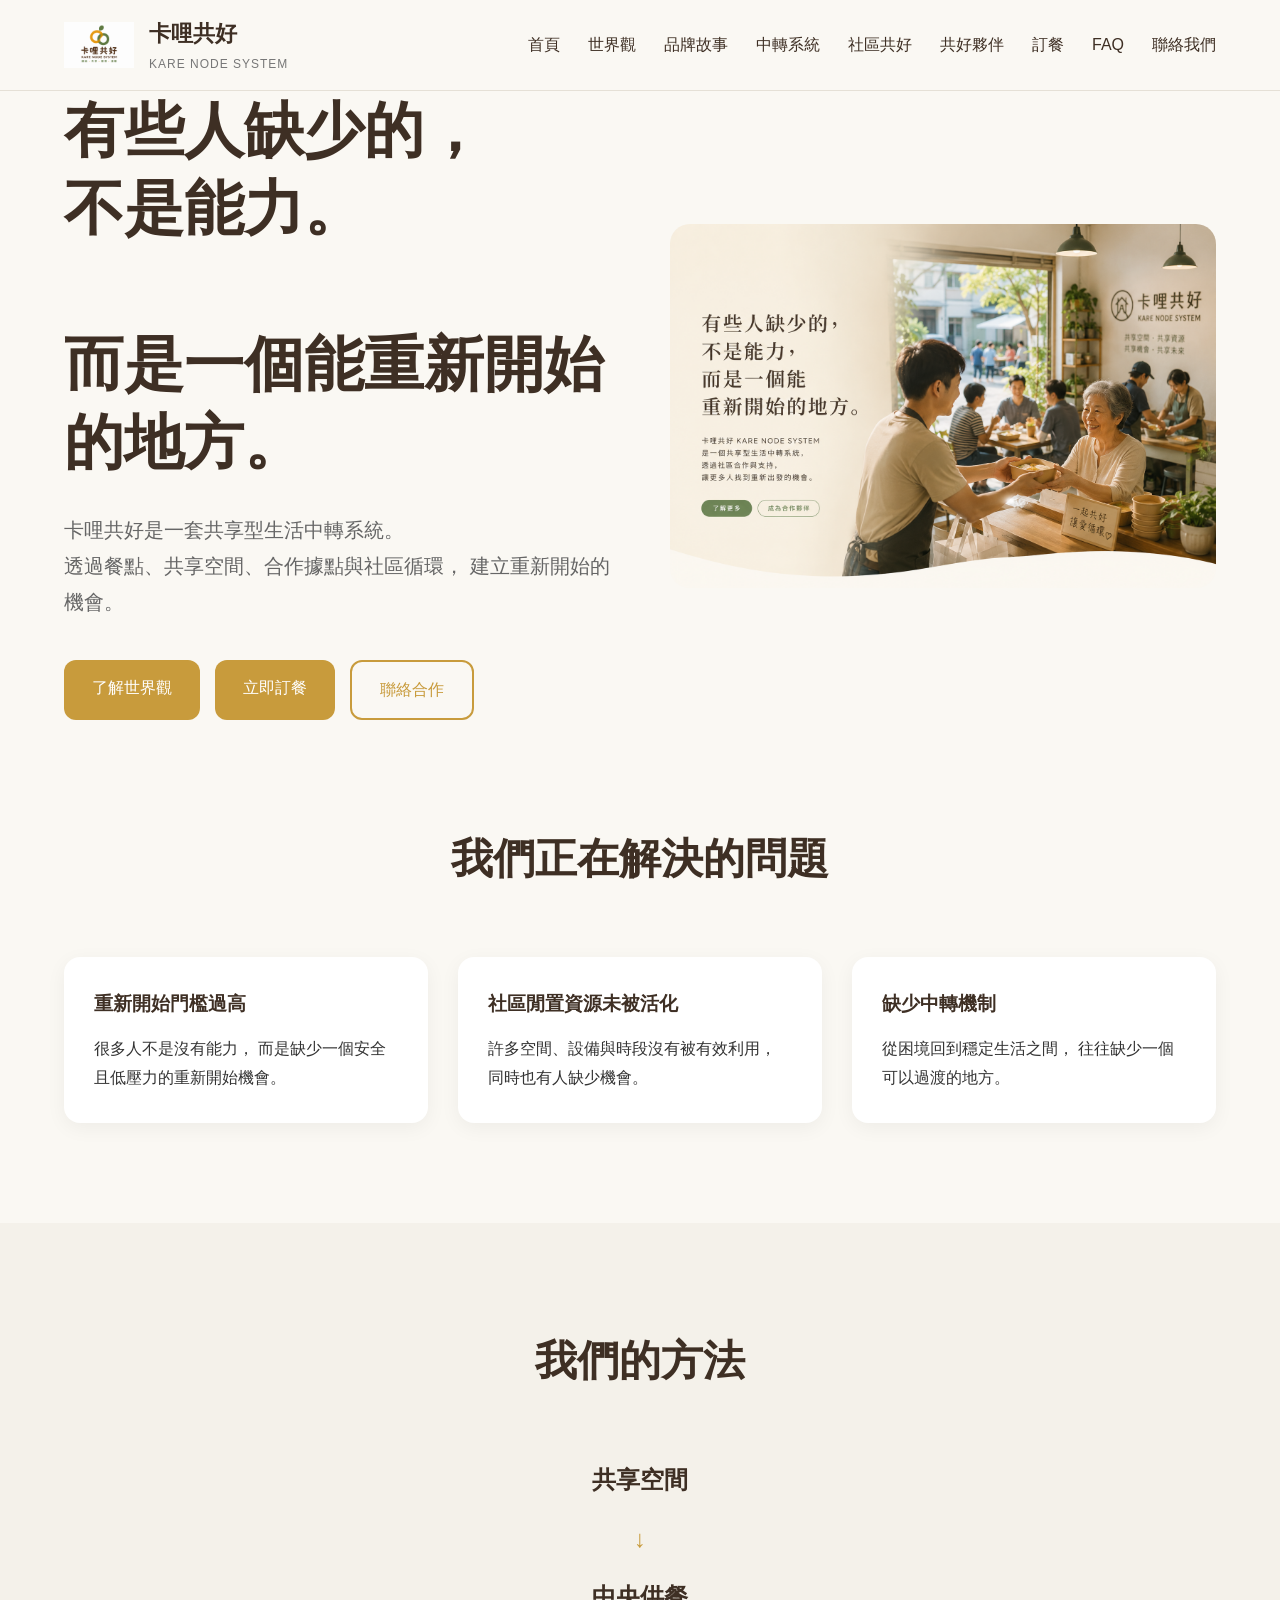
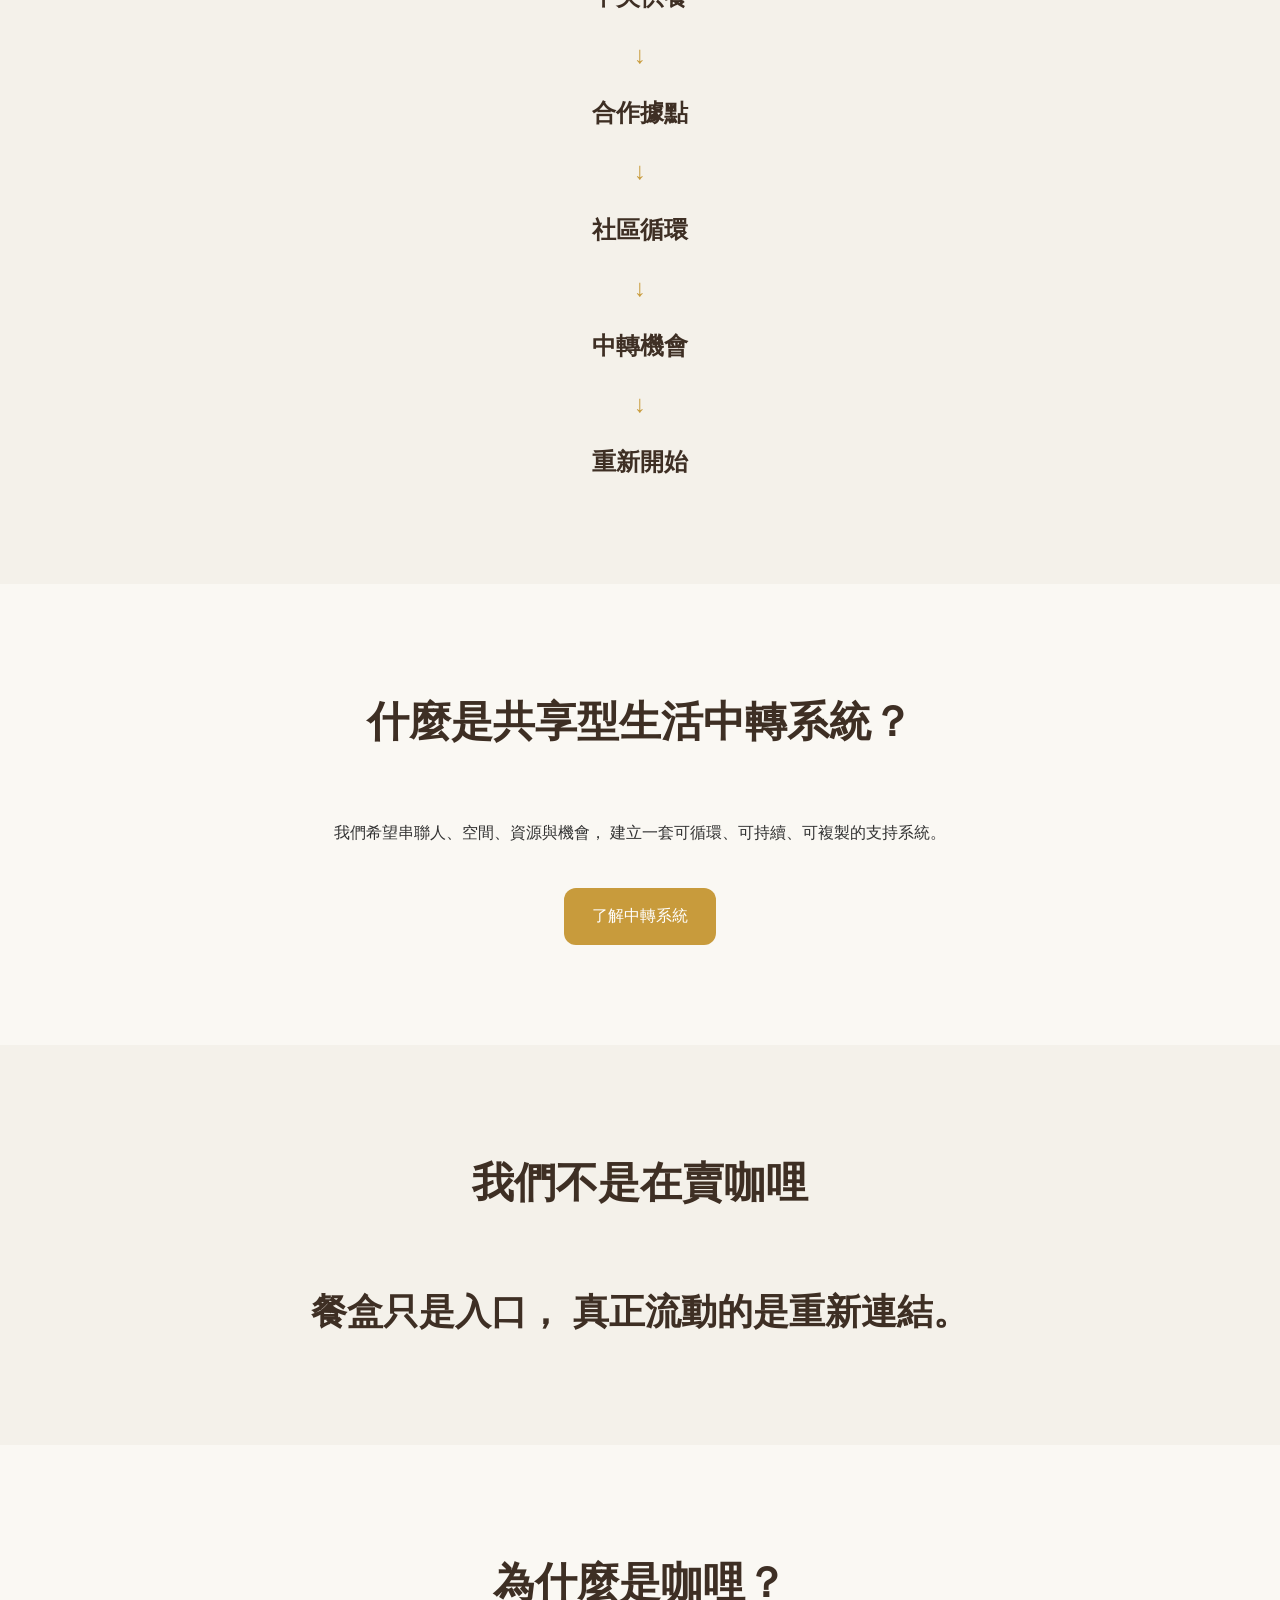
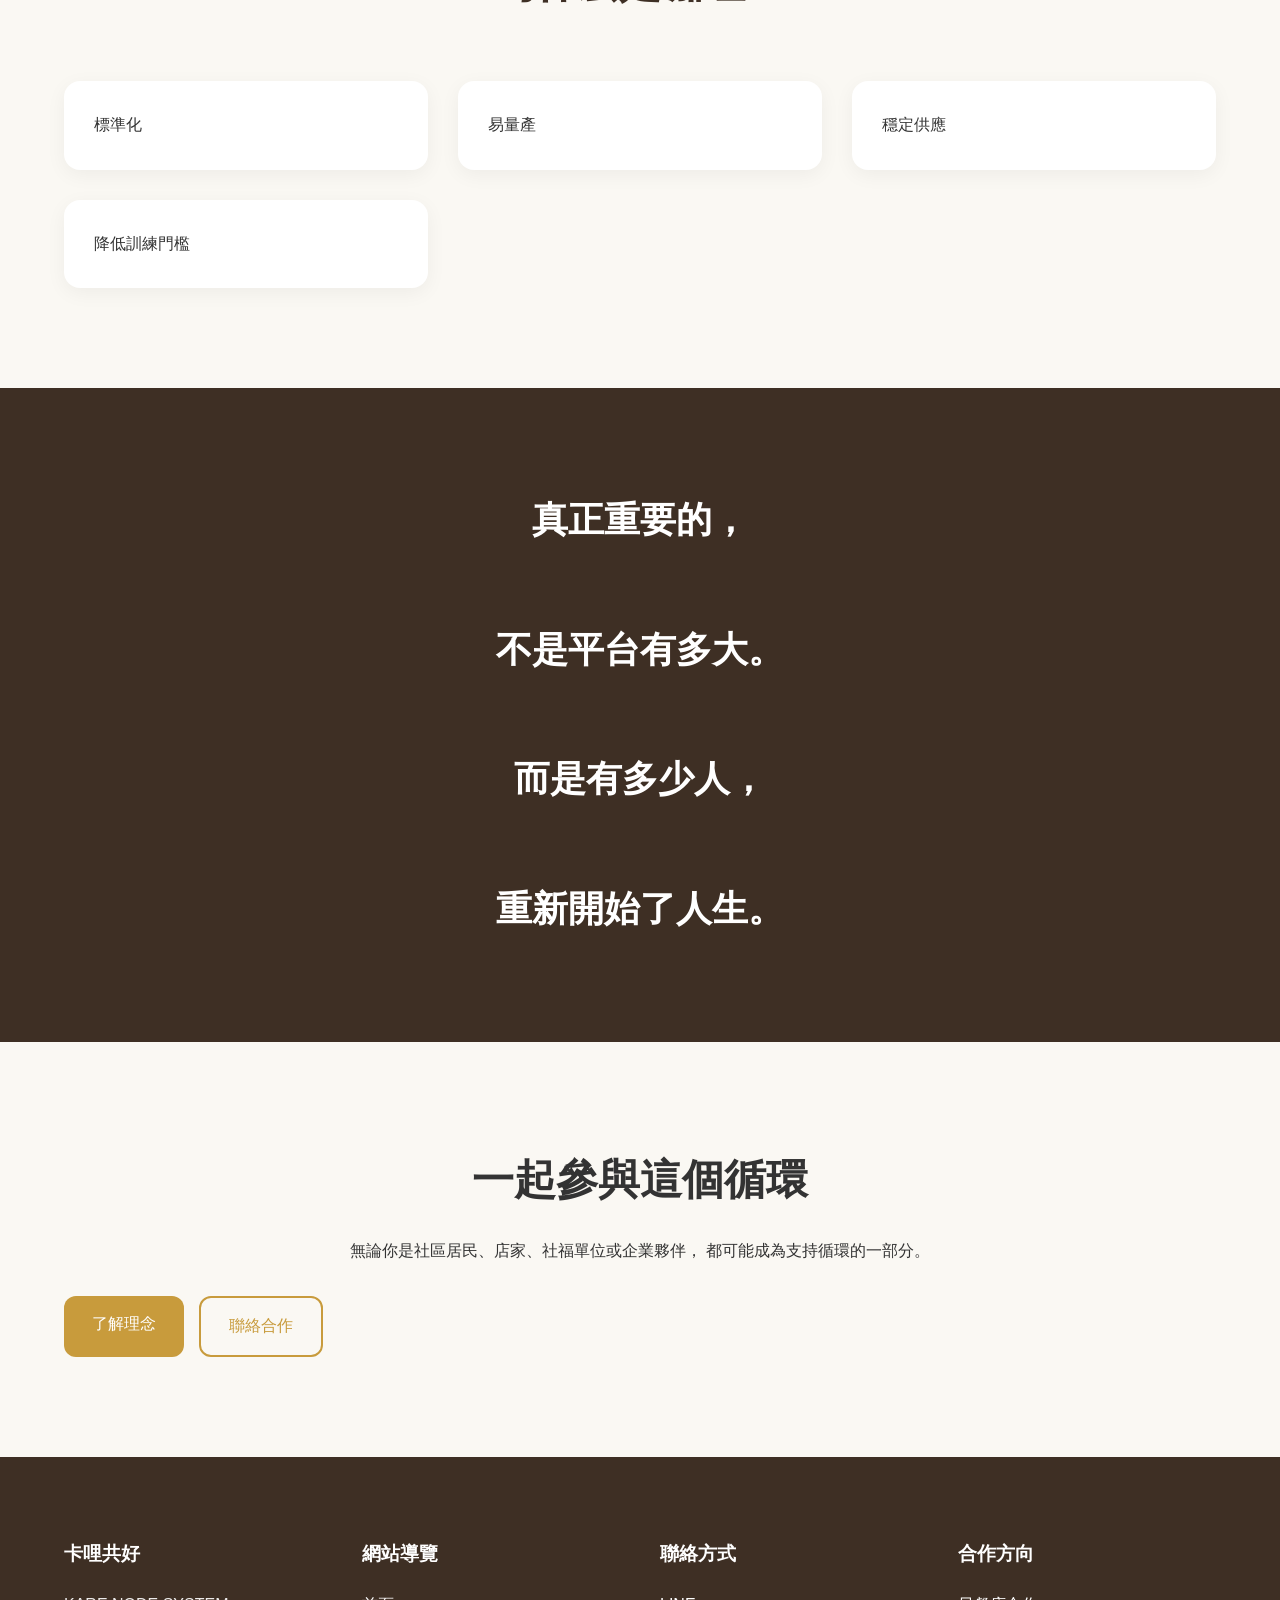
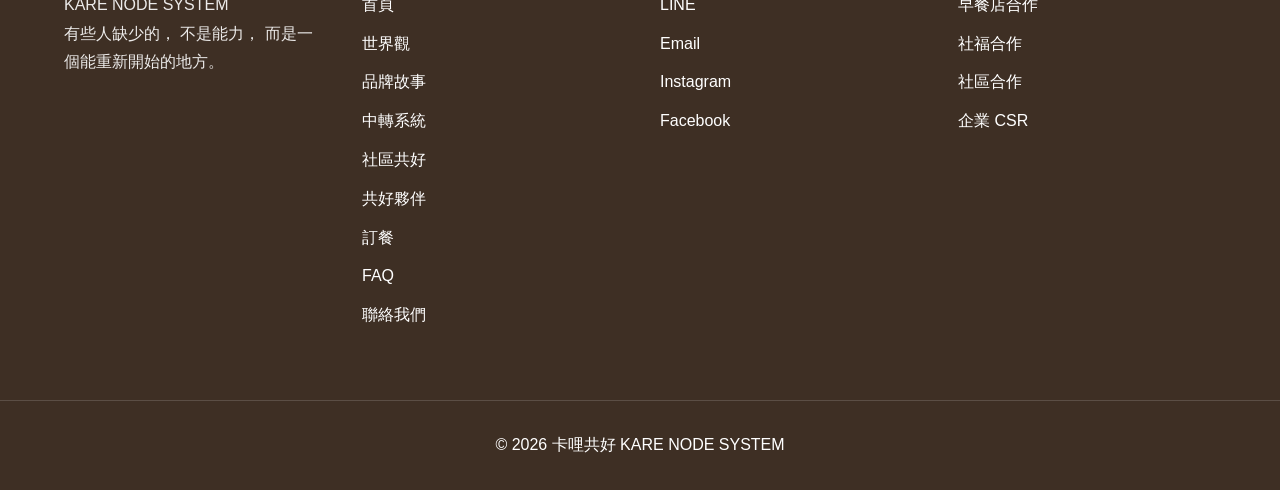
<file: index.html>
<!DOCTYPE html>
<html lang="zh-Hant">
<head>
    <meta charset="UTF-8">
    <meta name="viewport" content="width=device-width, initial-scale=1.0">

    <title>卡哩共好 KARE NODE SYSTEM</title>

    <meta name="description" content="卡哩共好是一套共享型生活中轉系統，透過餐點、共享空間、合作據點與社區循環，建立重新開始的機會。">

    <meta name="keywords" content="卡哩共好,KARE NODE SYSTEM,共享型生活中轉系統,中轉站,社區共好,社會創新,地方創生">

    <link
        rel="icon"
        type="image/png"
        href="images/favicon.png"
    >

    <link rel="stylesheet" href="css/style.css">
    <link rel="stylesheet" href="css/responsive.css">
</head>

<body>

    <!-- Header -->
    <header class="site-header">

        <div class="container header-container">

            <div class="logo-area">

                <a href="index.html" class="brand-link">

                    <img
                        src="images/logo-v1.png"
                        alt="卡哩共好 KARE NODE SYSTEM"
                        class="site-logo"
                    >

                    <div class="brand-text">
                        <h1>卡哩共好</h1>
                        <p>KARE NODE SYSTEM</p>
                    </div>

                </a>

            </div>

            <nav class="desktop-nav">

                <ul>
                    <li><a href="index.html">首頁</a></li>
                    <li><a href="worldview.html">世界觀</a></li>
                    <li><a href="story.html">品牌故事</a></li>
                    <li><a href="system.html">中轉系統</a></li>
                    <li><a href="community.html">社區共好</a></li>
                    <li><a href="partners.html">共好夥伴</a></li>
                    <li><a href="order.html">訂餐</a></li>
                    <li><a href="faq.html">FAQ</a></li>
                    <li><a href="contact.html">聯絡我們</a></li>
                </ul>

            </nav>

            <button class="menu-toggle">
                ☰
            </button>

        </div>

    </header>

    <!-- Hero -->

    <section class="hero">

        <div class="container hero-container">

            <div class="hero-content">

                <h2>
                    有些人缺少的，
                    <br>
                    不是能力。
                    <br><br>
                    而是一個能重新開始的地方。
                </h2>

                <p>
                    卡哩共好是一套共享型生活中轉系統。
                    <br>
                    透過餐點、共享空間、合作據點與社區循環，
                    建立重新開始的機會。
                </p>

                <div class="hero-buttons">

                    <a href="worldview.html" class="btn btn-primary">
                        了解世界觀
                    </a>
                    <a href="order.html" class="btn btn-primary">
                        立即訂餐
                    </a>
                    <a href="contact.html" class="btn btn-secondary">
                        聯絡合作
                    </a>

                </div>

            </div>

            <div class="hero-image">

                <img
                    src="images/home-hero-v1.png"
                    alt="卡哩共好首頁主視覺"
                    class="hero-img"
                >

            </div>

        </div>

    </section>

    <!-- Problem -->

    <section class="section">

        <div class="container">

            <div class="section-title">
                <h2>我們正在解決的問題</h2>
            </div>

            <div class="card-grid">

                <div class="card">

                    <h3>重新開始門檻過高</h3>

                    <p>
                        很多人不是沒有能力，
                        而是缺少一個安全且低壓力的重新開始機會。
                    </p>

                </div>

                <div class="card">

                    <h3>社區閒置資源未被活化</h3>

                    <p>
                        許多空間、設備與時段沒有被有效利用，
                        同時也有人缺少機會。
                    </p>

                </div>

                <div class="card">

                    <h3>缺少中轉機制</h3>

                    <p>
                        從困境回到穩定生活之間，
                        往往缺少一個可以過渡的地方。
                    </p>

                </div>

            </div>

        </div>

    </section>

    <!-- Solution -->

    <section class="section bg-light">

        <div class="container">

            <div class="section-title">
                <h2>我們的方法</h2>
            </div>

            <div class="system-flow">

                <div>共享空間</div>
                <span>↓</span>

                <div>中央供餐</div>
                <span>↓</span>

                <div>合作據點</div>
                <span>↓</span>

                <div>社區循環</div>
                <span>↓</span>

                <div>中轉機會</div>
                <span>↓</span>

                <div>重新開始</div>

            </div>

        </div>

    </section>

    <!-- System Preview -->

    <section class="section">

        <div class="container">

            <div class="section-title">
                <h2>什麼是共享型生活中轉系統？</h2>
            </div>

            <p class="center-text">

                我們希望串聯人、空間、資源與機會，
                建立一套可循環、可持續、可複製的支持系統。

            </p>

            <div class="center-button">

                <a href="system.html" class="btn btn-primary">
                    了解中轉系統
                </a>

            </div>

        </div>

    </section>

    <!-- Not Curry -->

    <section class="section bg-light">

        <div class="container">

            <div class="section-title">
                <h2>我們不是在賣咖哩</h2>
            </div>

            <blockquote>

                餐盒只是入口，
                真正流動的是重新連結。

            </blockquote>

        </div>

    </section>

    <!-- Why Curry -->

    <section class="section">

        <div class="container">

            <div class="section-title">
                <h2>為什麼是咖哩？</h2>
            </div>

            <div class="card-grid">

                <div class="card">標準化</div>
                <div class="card">易量產</div>
                <div class="card">穩定供應</div>
                <div class="card">降低訓練門檻</div>

            </div>

        </div>

    </section>

    <!-- Belief -->

    <section class="section belief-section">

        <div class="container">

            <blockquote>

                真正重要的，
                <br><br>
                不是平台有多大。
                <br><br>
                而是有多少人，
                <br><br>
                重新開始了人生。

            </blockquote>

        </div>

    </section>

    <!-- CTA -->

    <section class="section cta-section">

        <div class="container">

            <h2>一起參與這個循環</h2>

            <p>
                無論你是社區居民、店家、社福單位或企業夥伴，
                都可能成為支持循環的一部分。
            </p>

            <div class="hero-buttons">

                <a href="worldview.html" class="btn btn-primary">
                    了解理念
                </a>

                <a href="contact.html" class="btn btn-secondary">
                    聯絡合作
                </a>

            </div>

        </div>

    </section>

    <!-- Footer -->

    <footer class="site-footer">

        <div class="container footer-container">

            <div>

                <h3>卡哩共好</h3>

                <p>KARE NODE SYSTEM</p>

                <p>
                    有些人缺少的，
                    不是能力，
                    而是一個能重新開始的地方。
                </p>

            </div>

            <div>

                <h3>網站導覽</h3>

                <ul>
                    <li><a href="index.html">首頁</a></li>
                    <li><a href="worldview.html">世界觀</a></li>
                    <li><a href="story.html">品牌故事</a></li>
                    <li><a href="system.html">中轉系統</a></li>
                    <li><a href="community.html">社區共好</a></li>
                    <li><a href="partners.html">共好夥伴</a></li>
                    <li><a href="order.html">訂餐</a></li>
                    <li><a href="faq.html">FAQ</a></li>
                    <li><a href="contact.html">聯絡我們</a></li>
                </ul>

            </div>

            <div>

                <h3>聯絡方式</h3>

                <ul>
                    <li>LINE</li>
                    <li>Email</li>
                    <li>Instagram</li>
                    <li>Facebook</li>
                </ul>

            </div>

            <div>

                <h3>合作方向</h3>

                <ul>
                    <li>早餐店合作</li>
                    <li>社福合作</li>
                    <li>社區合作</li>
                    <li>企業 CSR</li>
                </ul>

            </div>

        </div>

        <div class="copyright">

            © 2026 卡哩共好 KARE NODE SYSTEM

        </div>

    </footer>

    <script src="js/menu.js"></script>

</body>
</html>
</file>
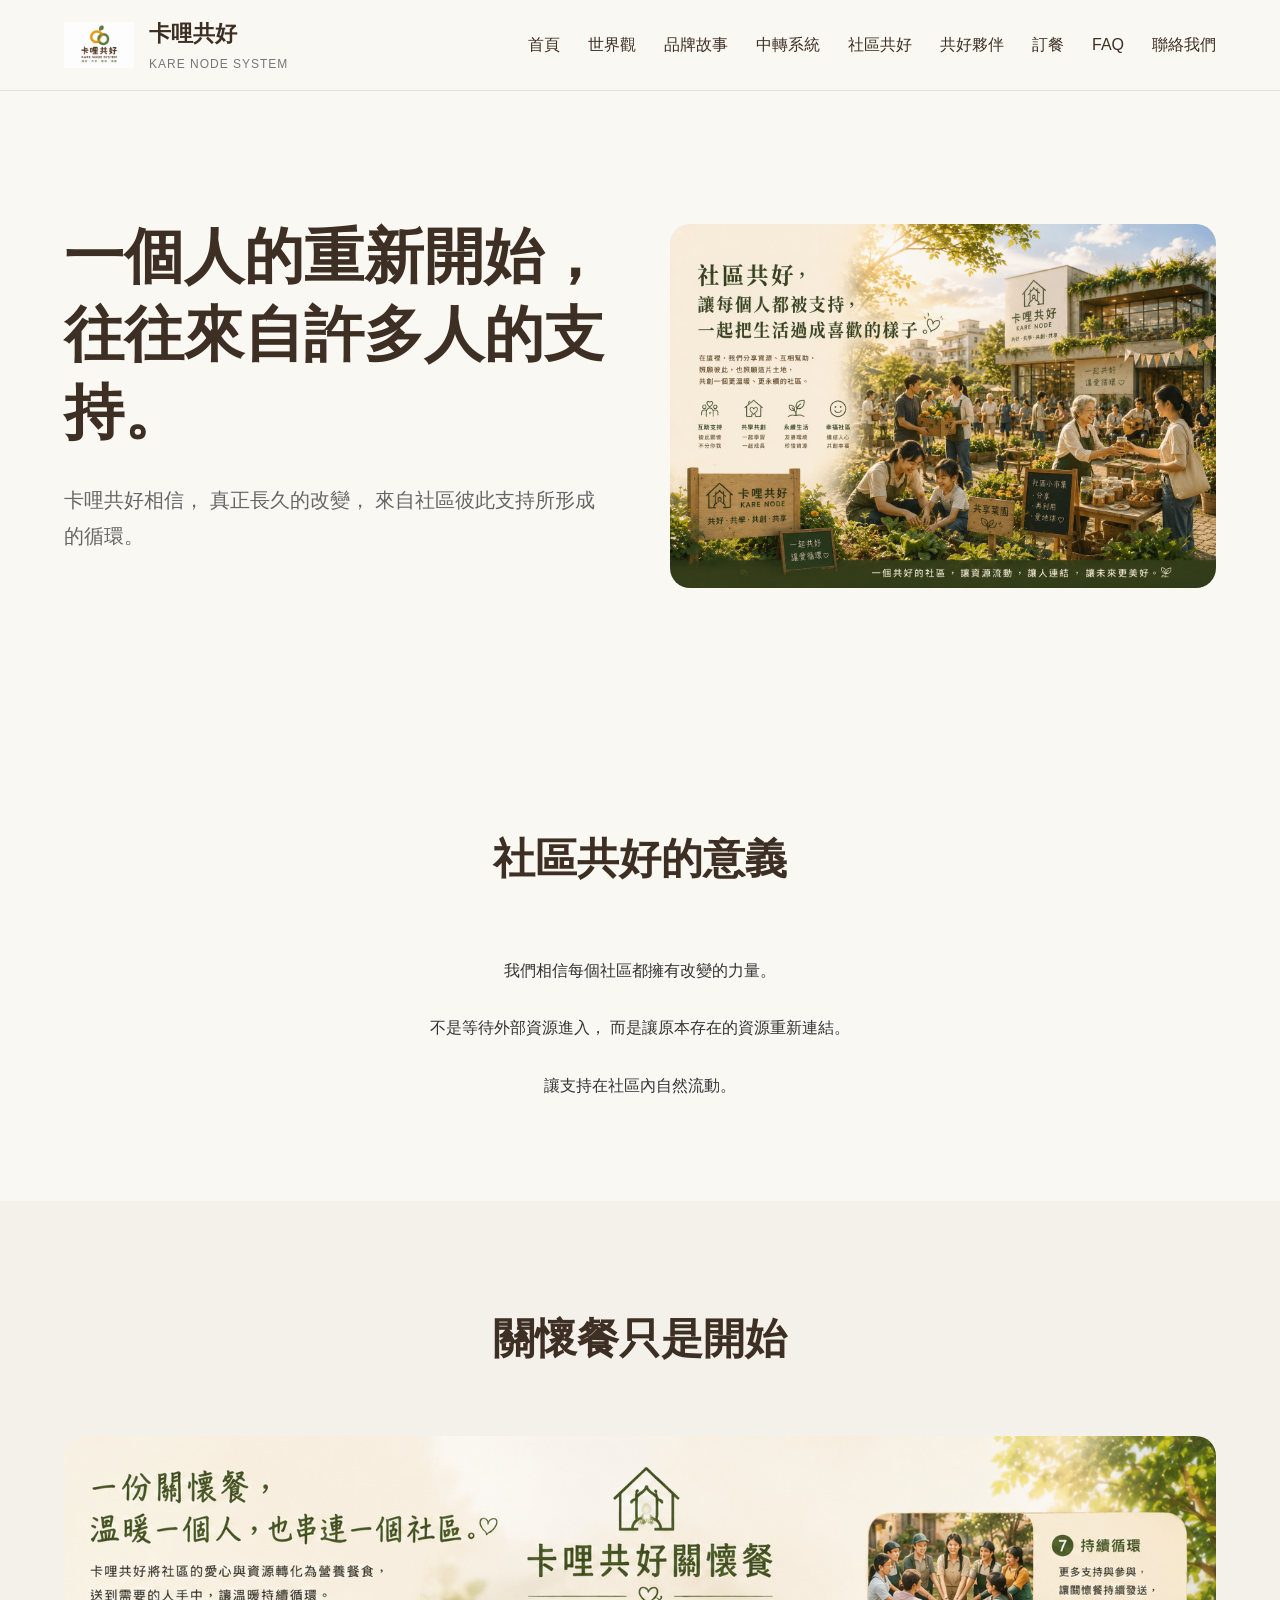
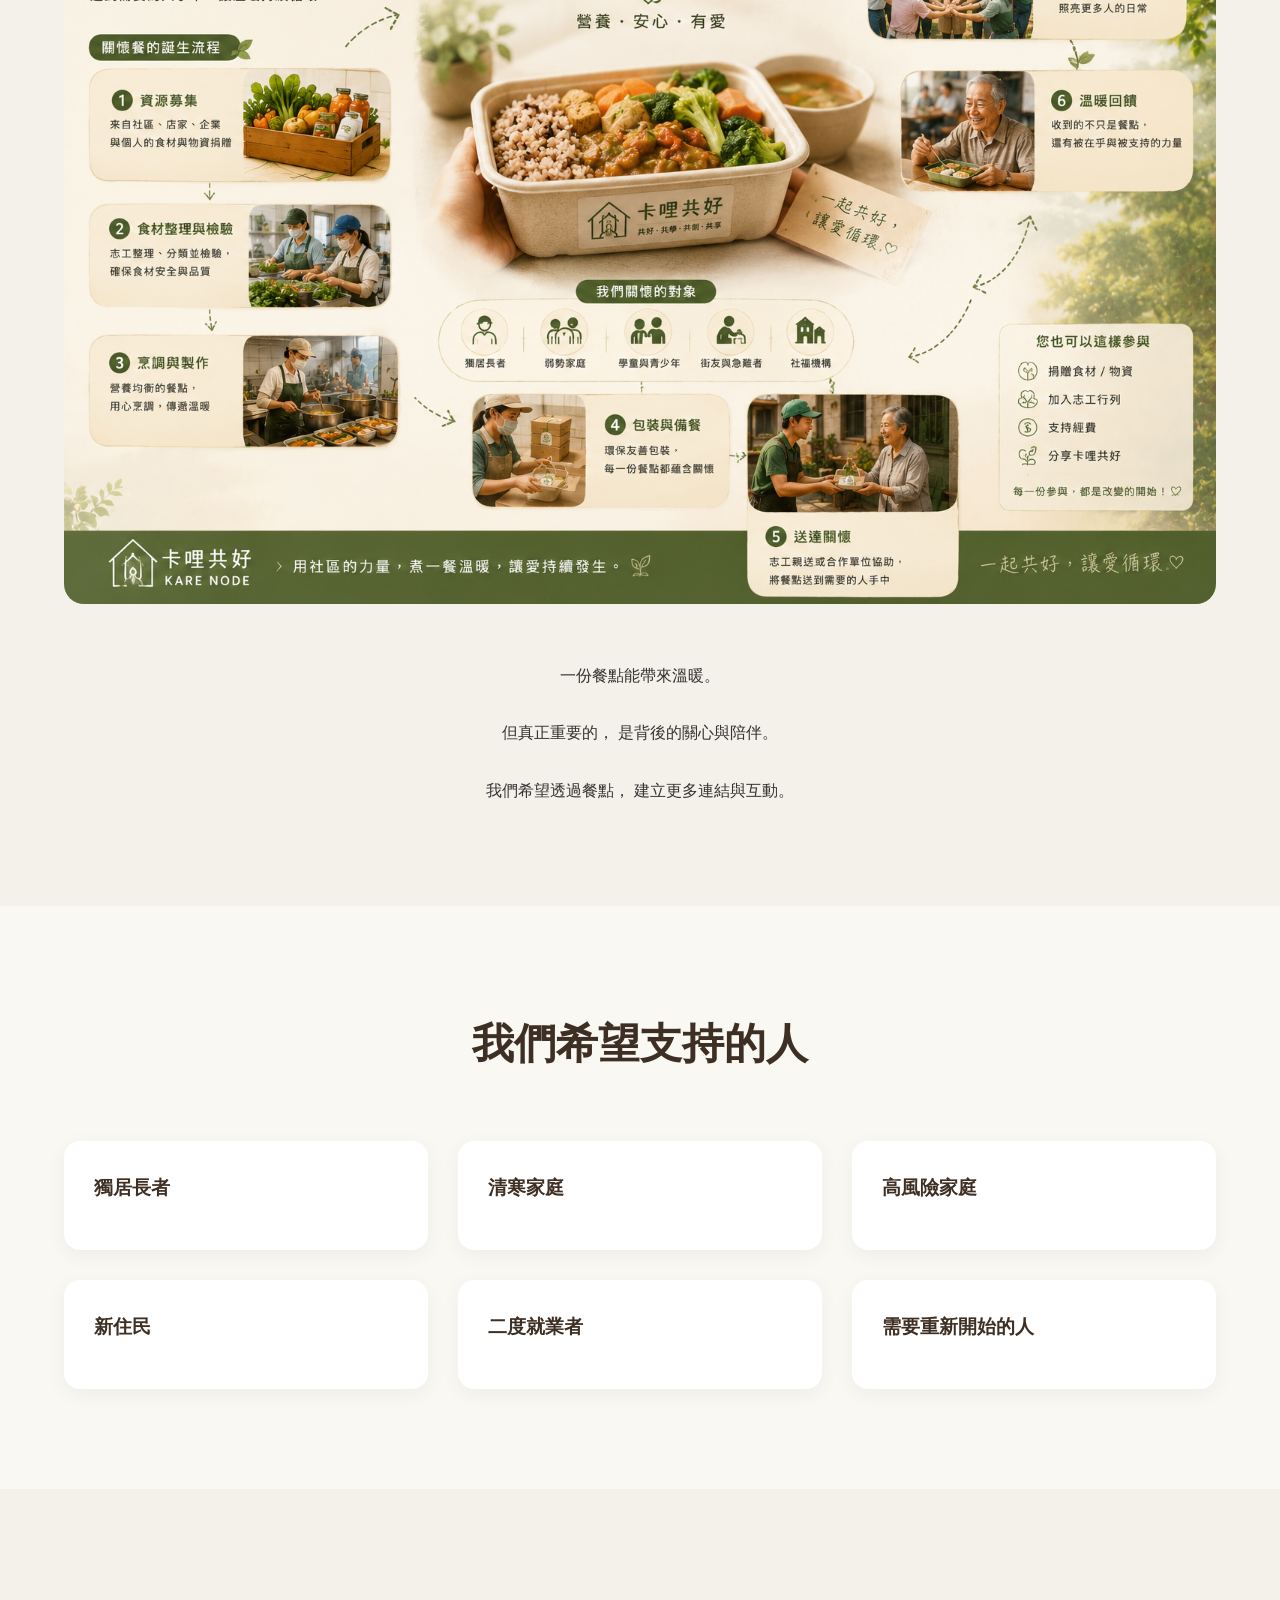
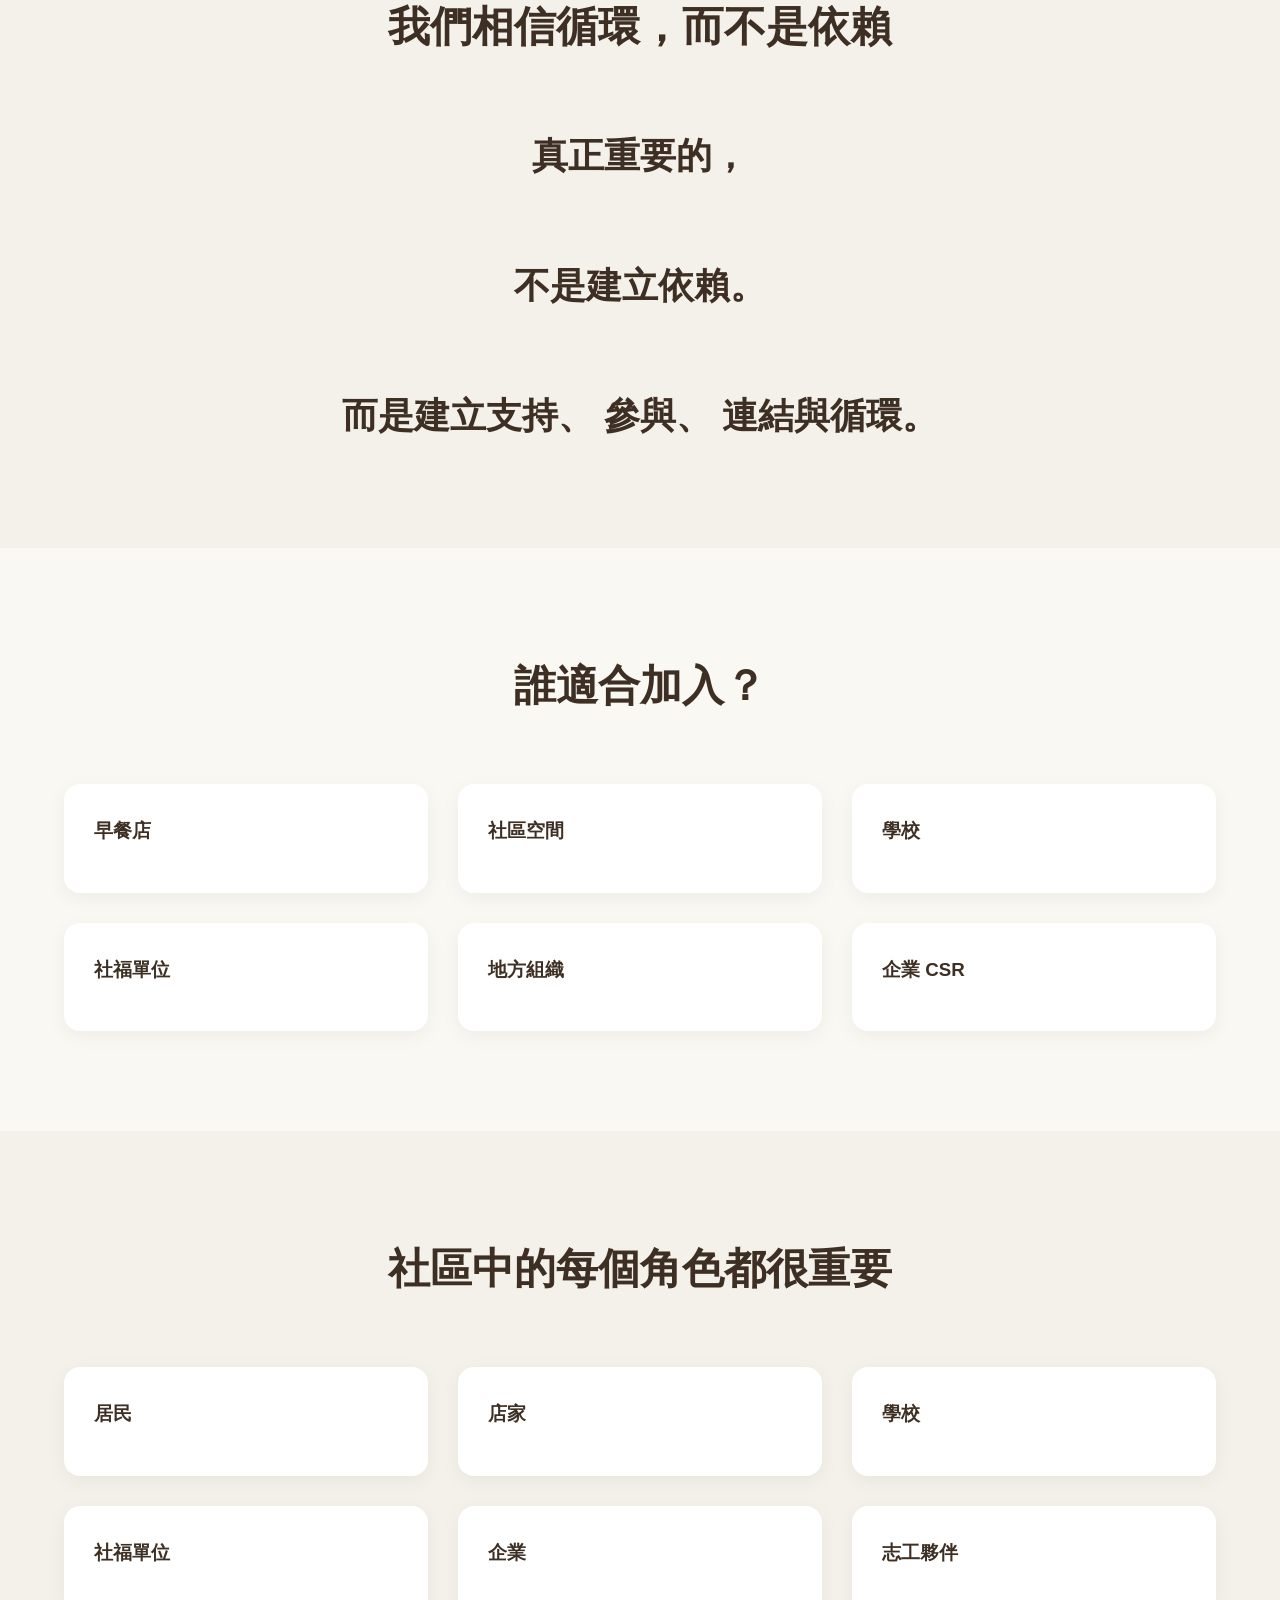
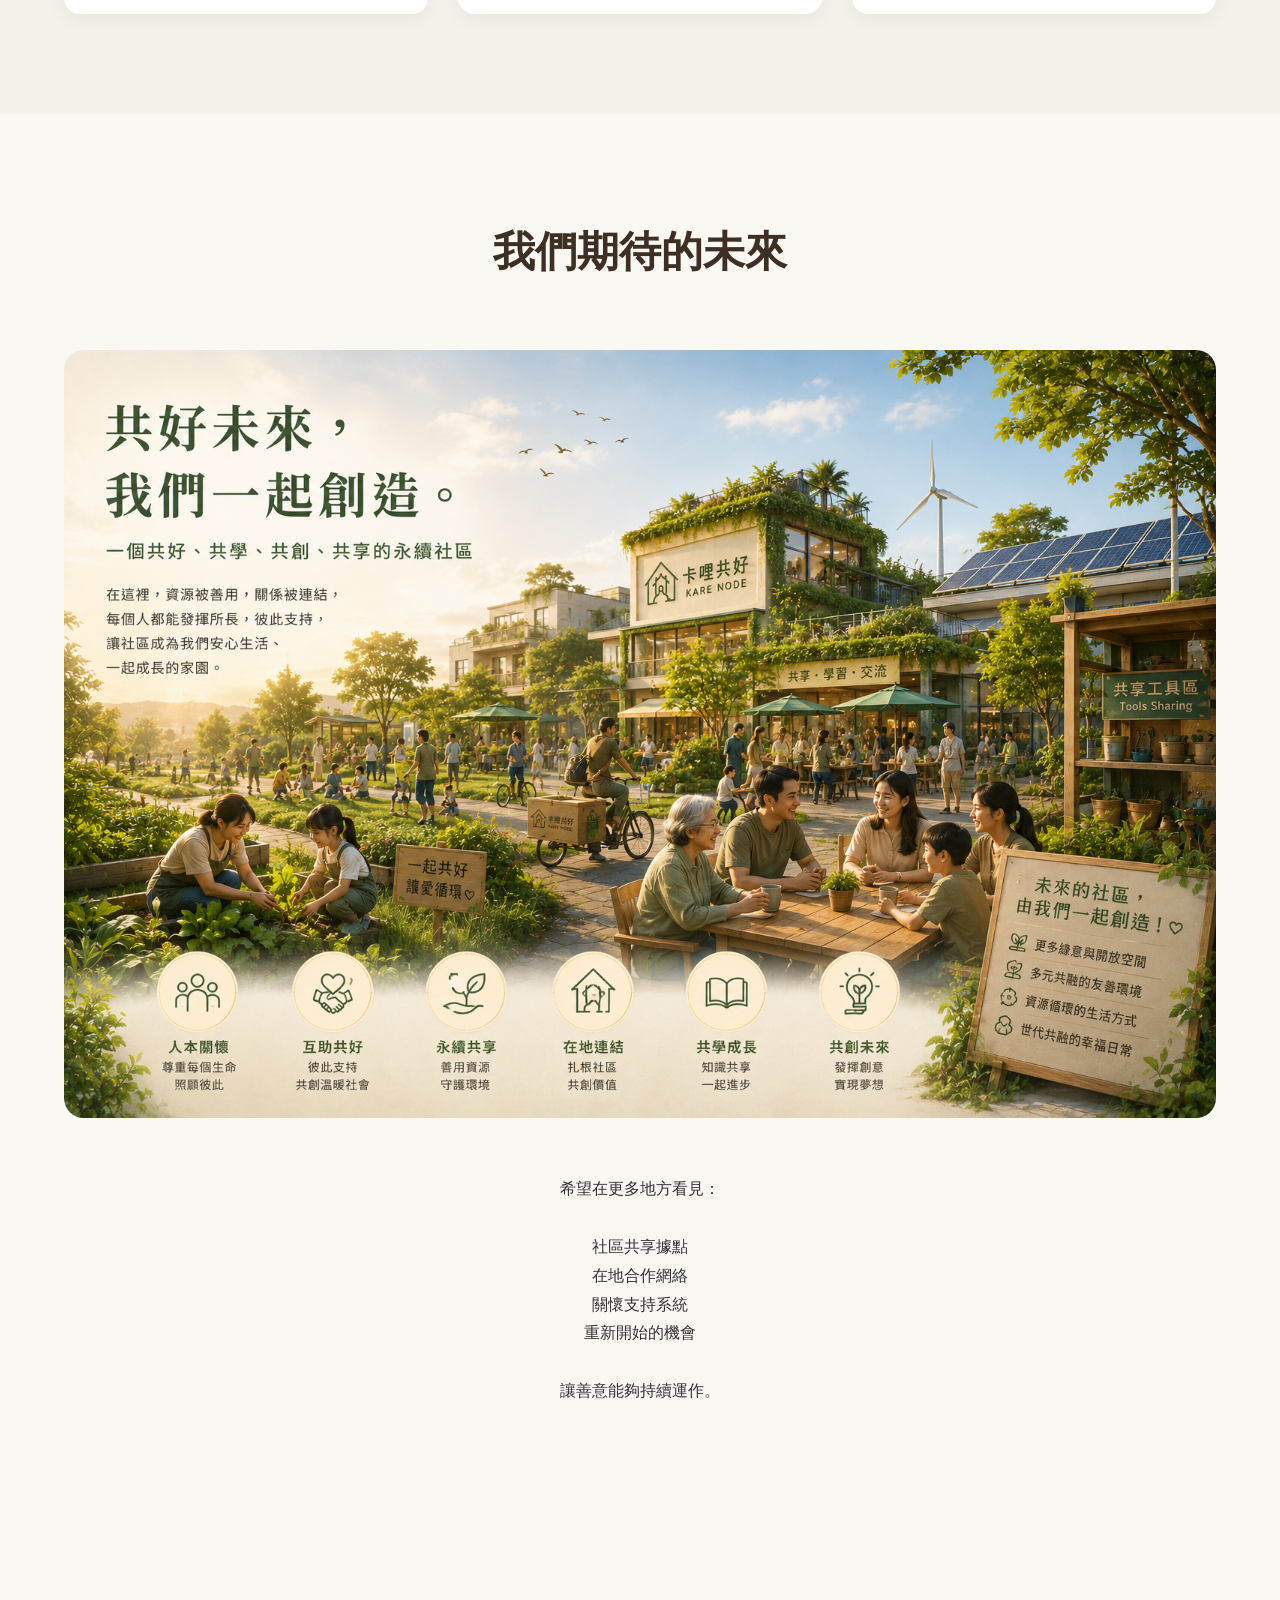
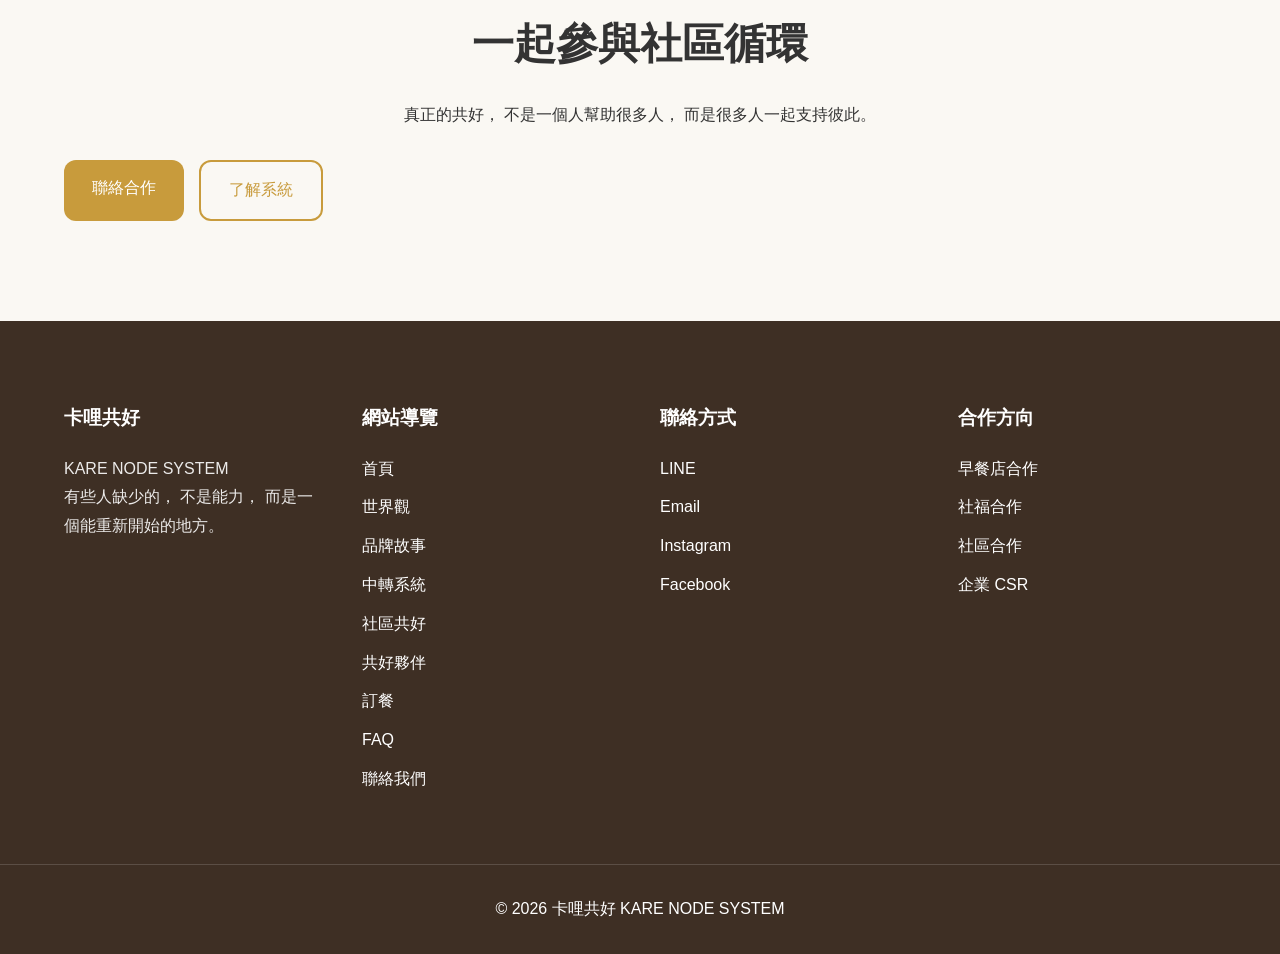
<file: community.html>
<!DOCTYPE html>
<html lang="zh-Hant">
<head>
    <meta charset="UTF-8">
    <meta name="viewport" content="width=device-width, initial-scale=1.0">

    <title>社區共好｜卡哩共好 KARE NODE SYSTEM</title>

    <meta name="description" content="了解卡哩共好如何透過社區合作、共享資源與支持循環，建立更多重新開始的機會。">

    <meta name="keywords" content="卡哩共好,社區共好,KARE NODE SYSTEM,共享型生活中轉系統,社區支持,地方創生">

    <link
        rel="icon"
        type="image/png"
        href="images/favicon.png"
    >

    <link rel="stylesheet" href="css/style.css">
    <link rel="stylesheet" href="css/responsive.css">
</head>

<body>

    <!-- Header -->

    <header class="site-header">

        <div class="container header-container">

            <div class="logo-area">

                <a href="index.html" class="brand-link">

                    <img
                        src="images/logo-v1.png"
                        alt="卡哩共好 KARE NODE SYSTEM"
                        class="site-logo"
                    >

                    <div class="brand-text">
                        <h1>卡哩共好</h1>
                        <p>KARE NODE SYSTEM</p>
                    </div>

                </a>

            </div>

            <nav class="desktop-nav">

                <ul>
                    <li><a href="index.html">首頁</a></li>
                    <li><a href="worldview.html">世界觀</a></li>
                    <li><a href="story.html">品牌故事</a></li>
                    <li><a href="system.html">中轉系統</a></li>
                    <li><a href="community.html">社區共好</a></li>
                    <li><a href="partners.html">共好夥伴</a></li>
                    <li><a href="order.html">訂餐</a></li>
                    <li><a href="faq.html">FAQ</a></li>
                    <li><a href="contact.html">聯絡我們</a></li>
                </ul>

            </nav>

            <button class="menu-toggle">
                ☰
            </button>

        </div>

    </header>

    <!-- Hero -->

    <section class="hero">

        <div class="container hero-container">

            <div class="hero-content">

                <h2>
                    一個人的重新開始，
                    <br>
                    往往來自許多人的支持。
                </h2>

                <p>
                    卡哩共好相信，
                    真正長久的改變，
                    來自社區彼此支持所形成的循環。
                </p>

            </div>

            <div class="hero-image">

                <img
                    src="images/community-hero-v1.png"
                    alt="卡哩共好社區共好"
                    class="hero-img"
                >

            </div>

        </div>

    </section>

    <!-- Community Meaning -->

    <section class="section">

        <div class="container">

            <div class="section-title">
                <h2>社區共好的意義</h2>
            </div>

            <p class="center-text">

                我們相信每個社區都擁有改變的力量。

                <br><br>

                不是等待外部資源進入，

                而是讓原本存在的資源重新連結。

                <br><br>

                讓支持在社區內自然流動。

            </p>

        </div>

    </section>

    <!-- Care Meal -->

    <section class="section bg-light">

        <div class="container">

            <div class="section-title">
                <h2>關懷餐只是開始</h2>
            </div>

            <div class="hero-image">

                <img
                    src="images/care-meal-v1.png"
                    alt="關懷餐計畫"
                    class="hero-img"
                >

            </div>

            <br><br>

            <p class="center-text">

                一份餐點能帶來溫暖。

                <br><br>

                但真正重要的，

                是背後的關心與陪伴。

                <br><br>

                我們希望透過餐點，

                建立更多連結與互動。

            </p>

        </div>

    </section>

    <!-- Support People -->

    <section class="section">

        <div class="container">

            <div class="section-title">
                <h2>我們希望支持的人</h2>
            </div>

            <div class="card-grid">

                <div class="card">
                    <h3>獨居長者</h3>
                </div>

                <div class="card">
                    <h3>清寒家庭</h3>
                </div>

                <div class="card">
                    <h3>高風險家庭</h3>
                </div>

                <div class="card">
                    <h3>新住民</h3>
                </div>

                <div class="card">
                    <h3>二度就業者</h3>
                </div>

                <div class="card">
                    <h3>需要重新開始的人</h3>
                </div>

            </div>

        </div>

    </section>

    <!-- Circular Support -->

    <section class="section bg-light">

        <div class="container">

            <div class="section-title">
                <h2>我們相信循環，而不是依賴</h2>
            </div>

            <blockquote>

                真正重要的，

                <br><br>

                不是建立依賴。

                <br><br>

                而是建立支持、
                參與、
                連結與循環。

            </blockquote>

        </div>

    </section>

    <!-- Who Can Join -->

    <section class="section">

        <div class="container">

            <div class="section-title">
                <h2>誰適合加入？</h2>
            </div>

            <div class="card-grid">

                <div class="card">
                    <h3>早餐店</h3>
                </div>

                <div class="card">
                    <h3>社區空間</h3>
                </div>

                <div class="card">
                    <h3>學校</h3>
                </div>

                <div class="card">
                    <h3>社福單位</h3>
                </div>

                <div class="card">
                    <h3>地方組織</h3>
                </div>

                <div class="card">
                    <h3>企業 CSR</h3>
                </div>

            </div>

        </div>

    </section>

    <!-- Every Role Matters -->

    <section class="section bg-light">

        <div class="container">

            <div class="section-title">
                <h2>社區中的每個角色都很重要</h2>
            </div>

            <div class="card-grid">

                <div class="card">
                    <h3>居民</h3>
                </div>

                <div class="card">
                    <h3>店家</h3>
                </div>

                <div class="card">
                    <h3>學校</h3>
                </div>

                <div class="card">
                    <h3>社福單位</h3>
                </div>

                <div class="card">
                    <h3>企業</h3>
                </div>

                <div class="card">
                    <h3>志工夥伴</h3>
                </div>

            </div>

        </div>

    </section>

    <!-- Future Vision -->

    <section class="section">

        <div class="container">

            <div class="section-title">
                <h2>我們期待的未來</h2>
            </div>

            <div class="hero-image">

                <img
                    src="images/future-community-v1.png"
                    alt="未來社區願景"
                    class="hero-img"
                >

            </div>

            <br><br>

            <p class="center-text">

                希望在更多地方看見：

                <br><br>

                社區共享據點

                <br>

                在地合作網絡

                <br>

                關懷支持系統

                <br>

                重新開始的機會

                <br><br>

                讓善意能夠持續運作。

            </p>

        </div>

    </section>

    <!-- CTA -->

    <section class="section cta-section">

        <div class="container">

            <h2>一起參與社區循環</h2>

            <p>
                真正的共好，
                不是一個人幫助很多人，
                而是很多人一起支持彼此。
            </p>

            <div class="hero-buttons">

                <a href="contact.html" class="btn btn-primary">
                    聯絡合作
                </a>

                <a href="system.html" class="btn btn-secondary">
                    了解系統
                </a>

            </div>

        </div>

    </section>

    <!-- Footer -->

    <footer class="site-footer">

        <div class="container footer-container">

            <div>

                <h3>卡哩共好</h3>

                <p>KARE NODE SYSTEM</p>

                <p>
                    有些人缺少的，
                    不是能力，
                    而是一個能重新開始的地方。
                </p>

            </div>

            <div>

                <h3>網站導覽</h3>

                <ul>
                    <li><a href="index.html">首頁</a></li>
                    <li><a href="worldview.html">世界觀</a></li>
                    <li><a href="story.html">品牌故事</a></li>
                    <li><a href="system.html">中轉系統</a></li>
                    <li><a href="community.html">社區共好</a></li>
                    <li><a href="partners.html">共好夥伴</a></li>
                    <li><a href="order.html">訂餐</a></li>
                    <li><a href="faq.html">FAQ</a></li>
                    <li><a href="contact.html">聯絡我們</a></li>
                </ul>

            </div>

            <div>

                <h3>聯絡方式</h3>

                <ul>
                    <li>LINE</li>
                    <li>Email</li>
                    <li>Instagram</li>
                    <li>Facebook</li>
                </ul>

            </div>

            <div>

                <h3>合作方向</h3>

                <ul>
                    <li>早餐店合作</li>
                    <li>社福合作</li>
                    <li>社區合作</li>
                    <li>企業 CSR</li>
                </ul>

            </div>

        </div>

        <div class="copyright">
            © 2026 卡哩共好 KARE NODE SYSTEM
        </div>

    </footer>

    <script src="js/menu.js"></script>

</body>
</html>
</file>
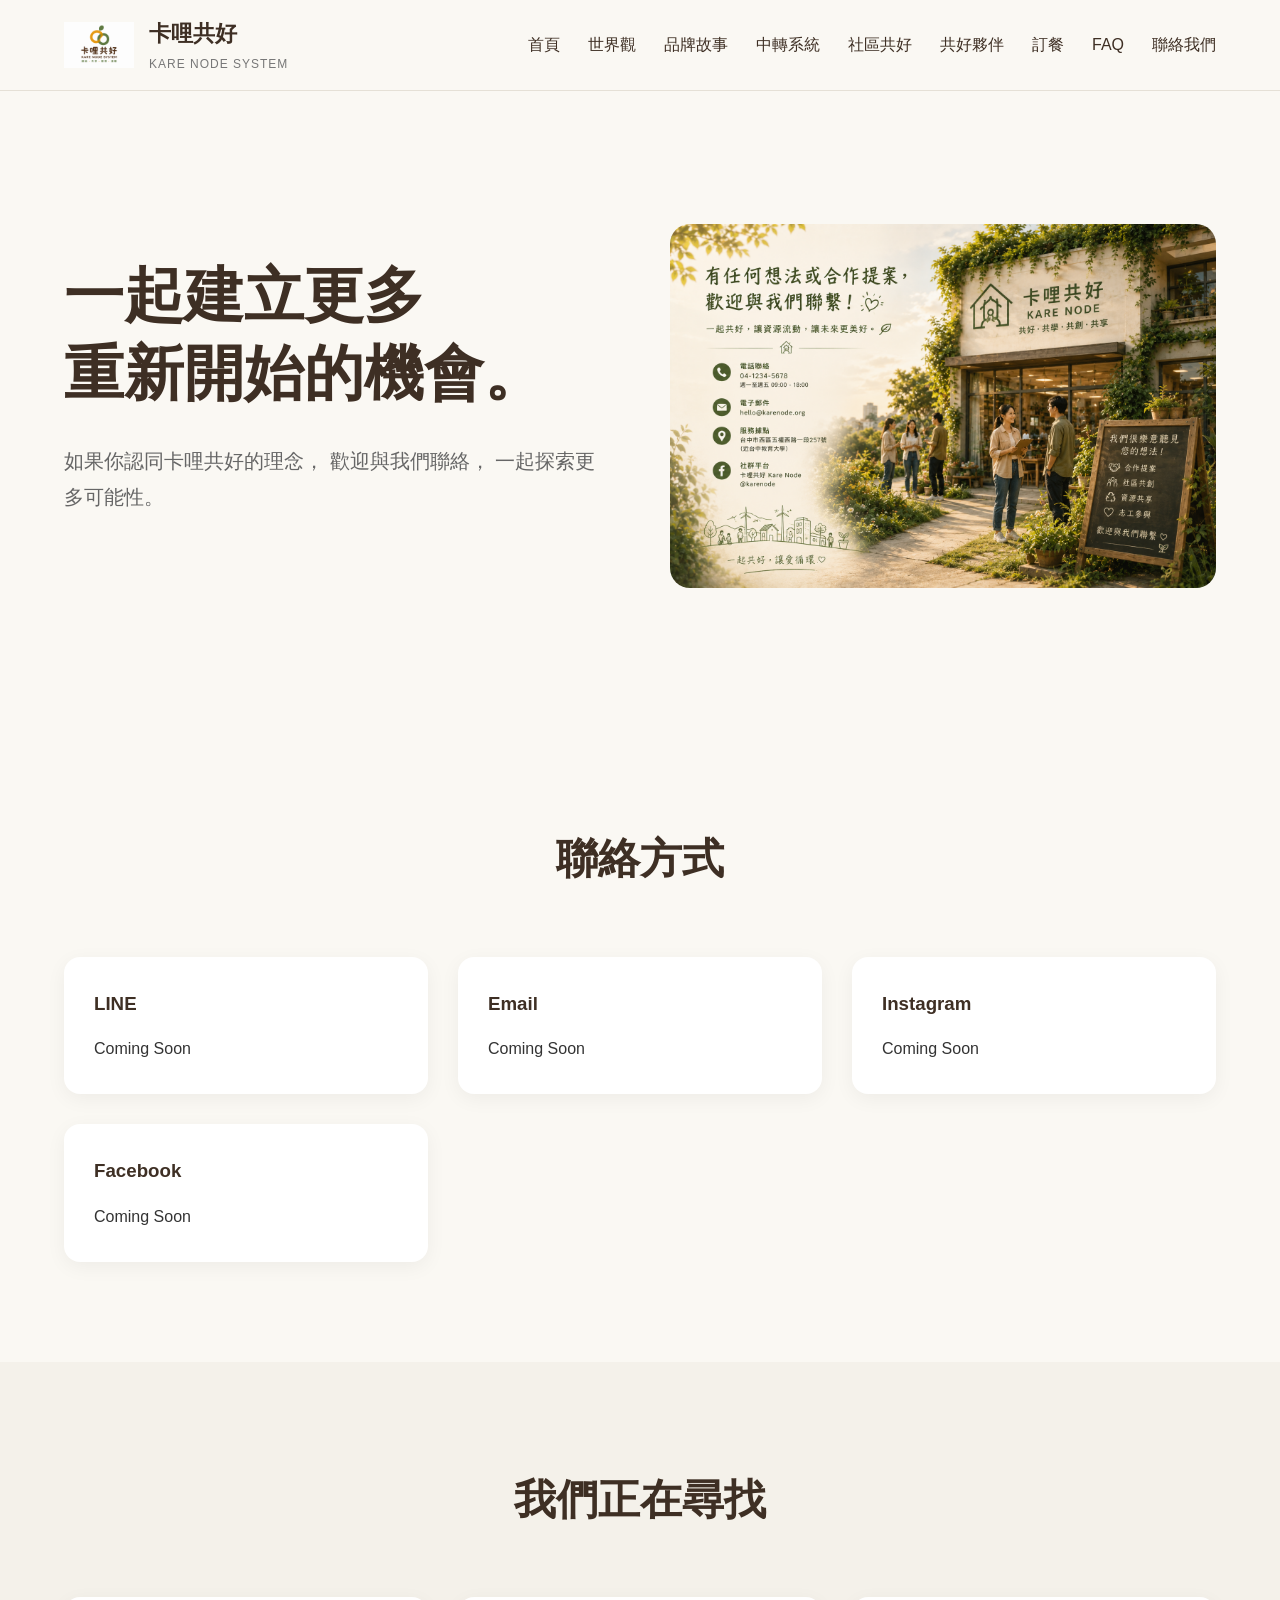
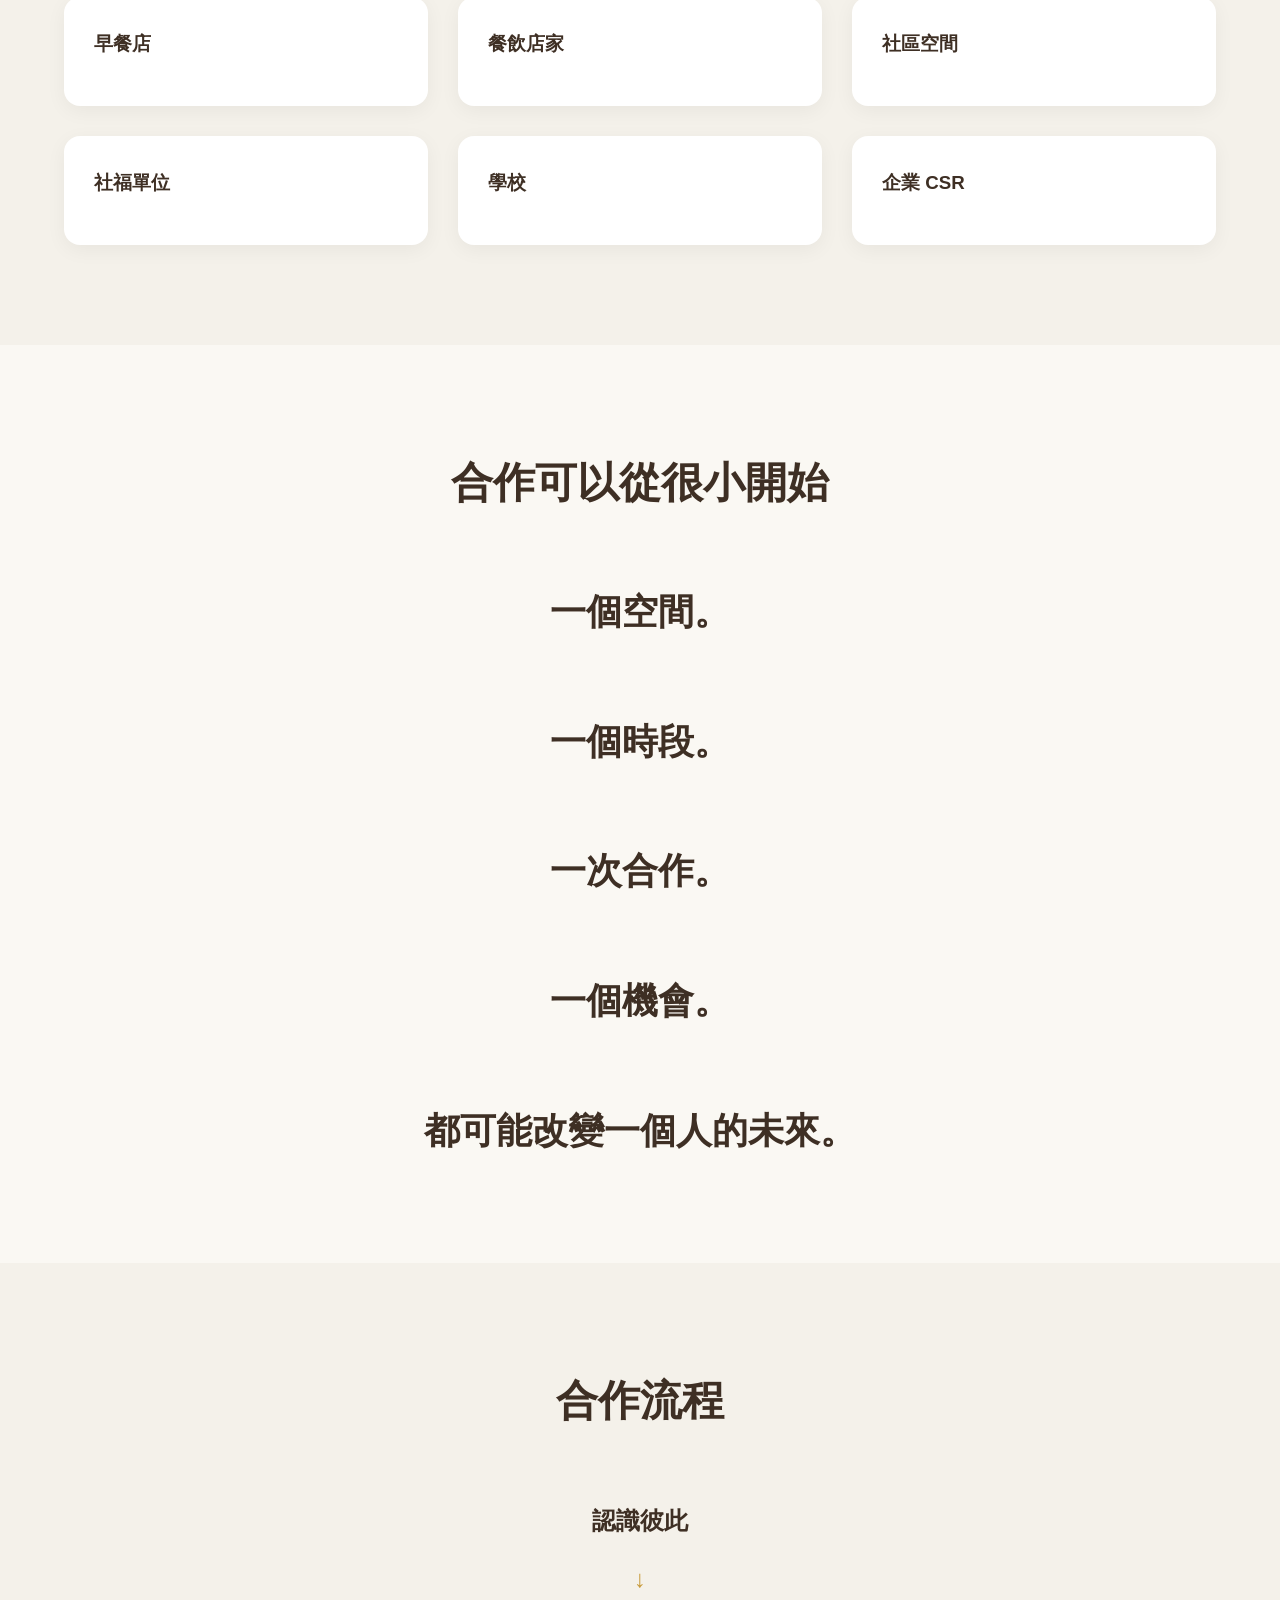
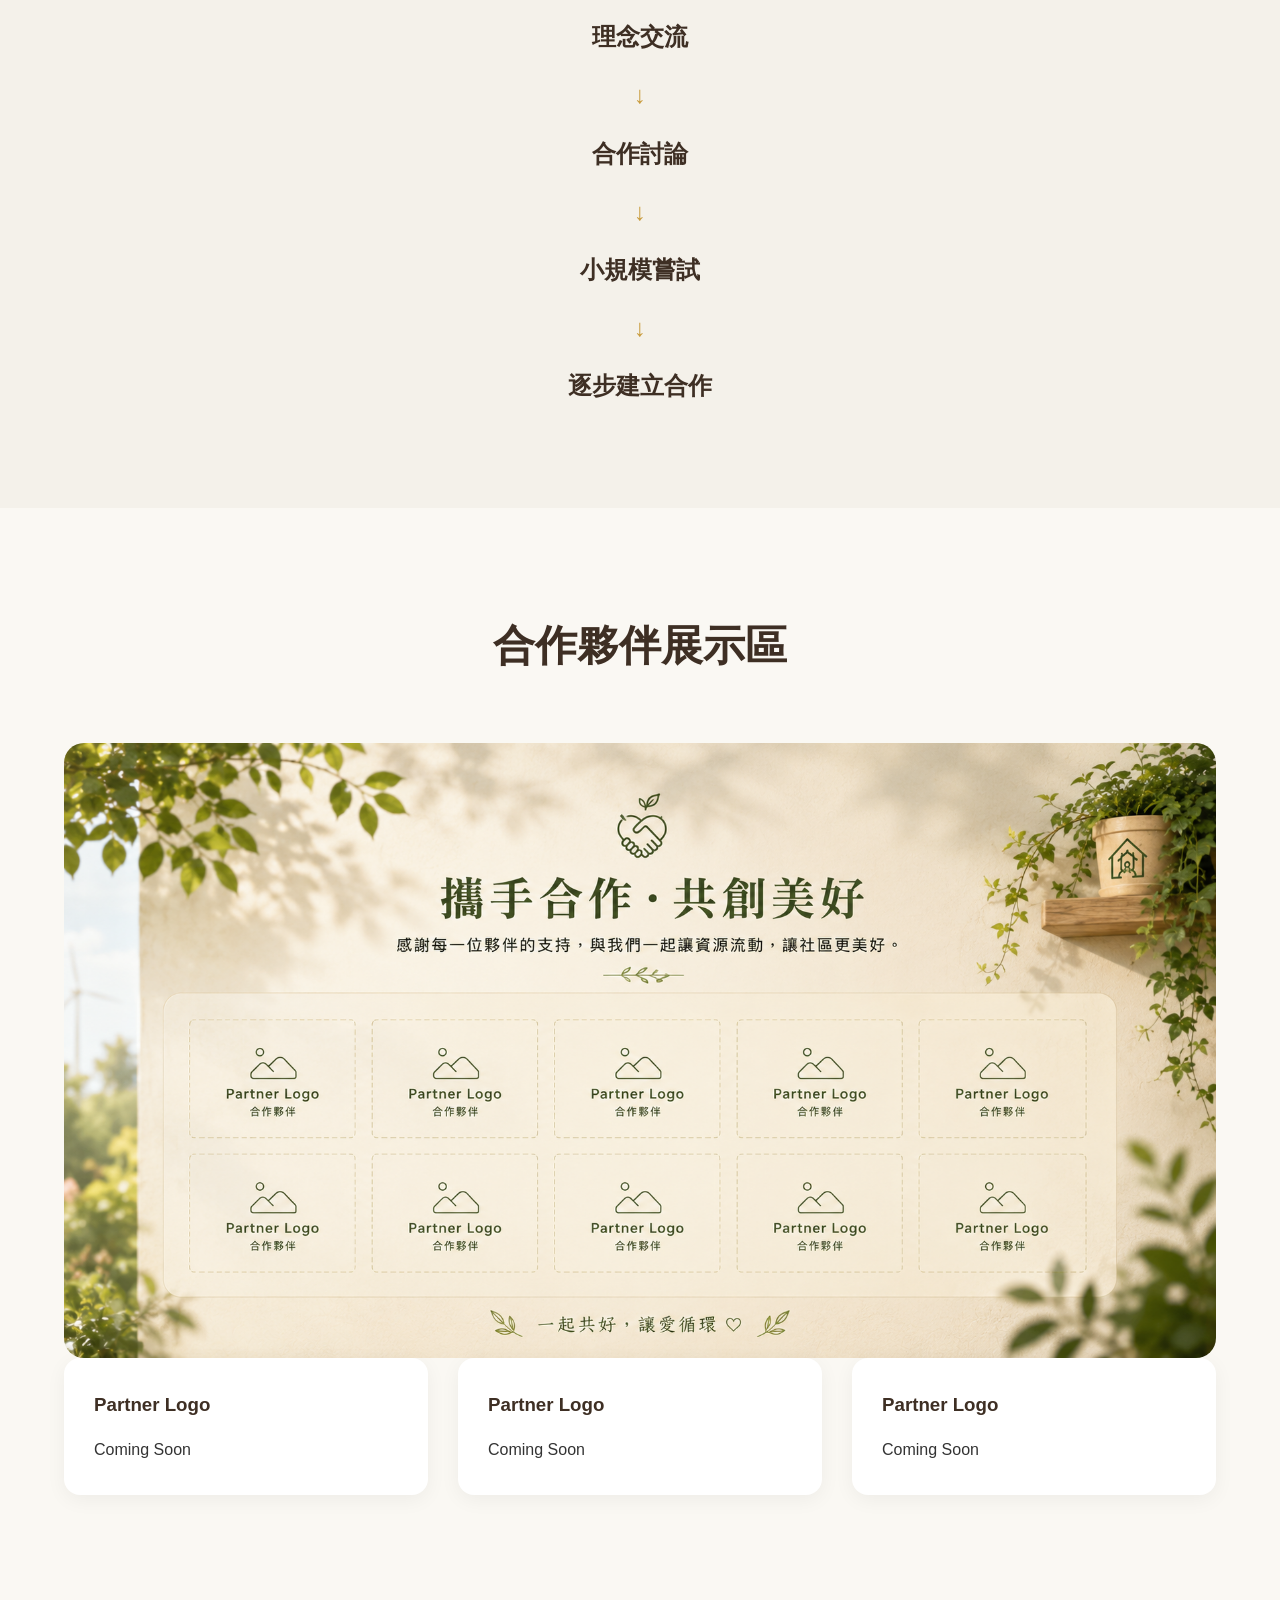
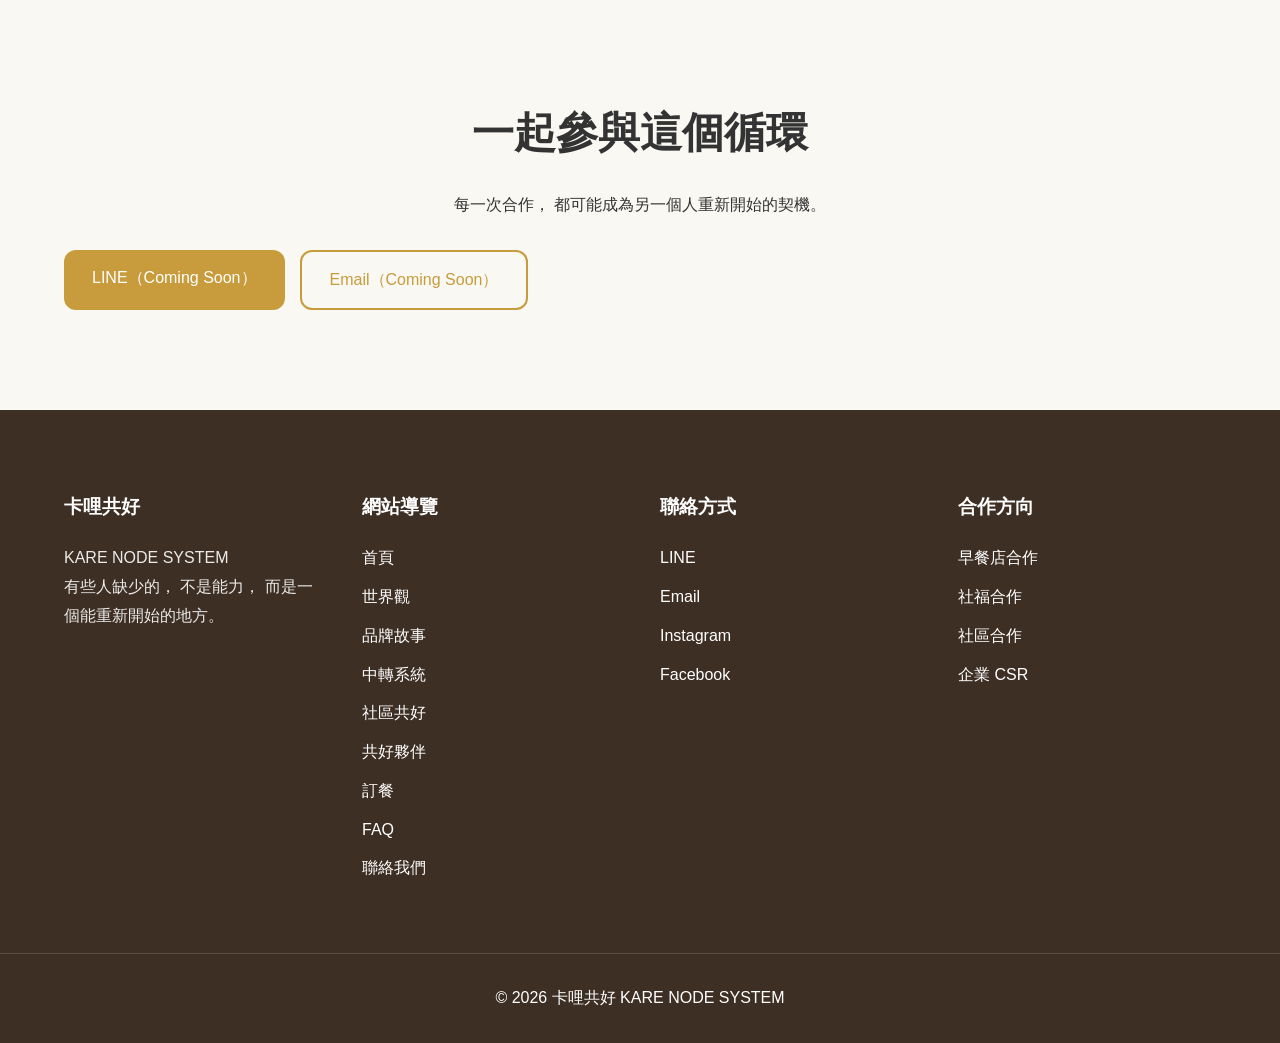
<file: contact.html>
<!DOCTYPE html>
<html lang="zh-Hant">
<head>
    <meta charset="UTF-8">
    <meta name="viewport" content="width=device-width, initial-scale=1.0">

    <title>聯絡我們｜卡哩共好 KARE NODE SYSTEM</title>

    <meta name="description" content="聯絡卡哩共好 KARE NODE SYSTEM，探索合作機會，一起建立更多重新開始的可能。">

    <meta name="keywords" content="卡哩共好,聯絡我們,KARE NODE SYSTEM,合作夥伴,社區共好">

    <link
        rel="icon"
        type="image/png"
        href="images/favicon.png"
    >

    <link rel="stylesheet" href="css/style.css">
    <link rel="stylesheet" href="css/responsive.css">
</head>

<body>

    <!-- Header -->

    <header class="site-header">

        <div class="container header-container">

            <div class="logo-area">

                <a href="index.html" class="brand-link">

                    <img
                        src="images/logo-v1.png"
                        alt="卡哩共好 KARE NODE SYSTEM"
                        class="site-logo"
                    >

                    <div class="brand-text">
                        <h1>卡哩共好</h1>
                        <p>KARE NODE SYSTEM</p>
                    </div>

                </a>

            </div>

            <nav class="desktop-nav">

                <ul>
                    <li><a href="index.html">首頁</a></li>
                    <li><a href="worldview.html">世界觀</a></li>
                    <li><a href="story.html">品牌故事</a></li>
                    <li><a href="system.html">中轉系統</a></li>
                    <li><a href="community.html">社區共好</a></li>
                    <li><a href="partners.html">共好夥伴</a></li>
                    <li><a href="order.html">訂餐</a></li>
                    <li><a href="faq.html">FAQ</a></li>
                    <li><a href="contact.html">聯絡我們</a></li>
                </ul>

            </nav>

            <button class="menu-toggle">
                ☰
            </button>

        </div>

    </header>

    <!-- Hero -->

    <section class="hero">

        <div class="container hero-container">

            <div class="hero-content">

                <h2>
                    一起建立更多
                    <br>
                    重新開始的機會。
                </h2>

                <p>
                    如果你認同卡哩共好的理念，
                    歡迎與我們聯絡，
                    一起探索更多可能性。
                </p>

            </div>

            <div class="hero-image">

                <img
                    src="images/contact-hero-v1.png"
                    alt="聯絡卡哩共好"
                    class="hero-img"
                >

            </div>

        </div>

    </section>

    <!-- Contact Methods -->

    <section class="section">

        <div class="container">

            <div class="section-title">
                <h2>聯絡方式</h2>
            </div>

            <div class="card-grid">

                <div class="card">
                    <h3>LINE</h3>
                    <p>Coming Soon</p>
                </div>

                <div class="card">
                    <h3>Email</h3>
                    <p>Coming Soon</p>
                </div>

                <div class="card">
                    <h3>Instagram</h3>
                    <p>Coming Soon</p>
                </div>

                <div class="card">
                    <h3>Facebook</h3>
                    <p>Coming Soon</p>
                </div>

            </div>

        </div>

    </section>

    <!-- Looking For -->

    <section class="section bg-light">

        <div class="container">

            <div class="section-title">
                <h2>我們正在尋找</h2>
            </div>

            <div class="card-grid">

                <div class="card">
                    <h3>早餐店</h3>
                </div>

                <div class="card">
                    <h3>餐飲店家</h3>
                </div>

                <div class="card">
                    <h3>社區空間</h3>
                </div>

                <div class="card">
                    <h3>社福單位</h3>
                </div>

                <div class="card">
                    <h3>學校</h3>
                </div>

                <div class="card">
                    <h3>企業 CSR</h3>
                </div>

            </div>

        </div>

    </section>

    <!-- Small Start -->

    <section class="section">

        <div class="container">

            <div class="section-title">
                <h2>合作可以從很小開始</h2>
            </div>

            <blockquote>

                一個空間。

                <br><br>

                一個時段。

                <br><br>

                一次合作。

                <br><br>

                一個機會。

                <br><br>

                都可能改變一個人的未來。

            </blockquote>

        </div>

    </section>

    <!-- Cooperation Flow -->

    <section class="section bg-light">

        <div class="container">

            <div class="section-title">
                <h2>合作流程</h2>
            </div>

            <div class="system-flow">

                <div>認識彼此</div>
                <span>↓</span>

                <div>理念交流</div>
                <span>↓</span>

                <div>合作討論</div>
                <span>↓</span>

                <div>小規模嘗試</div>
                <span>↓</span>

                <div>逐步建立合作</div>

            </div>

        </div>

    </section>

    <!-- Partner Section -->

    <section class="section">

        <div class="container">

            <div class="section-title">
                <h2>合作夥伴展示區</h2>
            </div>

            <div class="hero-image">

                <img
                    src="images/partner-placeholder-v1.png"
                    alt="合作夥伴展示區"
                    class="hero-img"
                >

            </div>

            <div class="card-grid">

                <div class="card">
                    <h3>Partner Logo</h3>
                    <p>Coming Soon</p>
                </div>

                <div class="card">
                    <h3>Partner Logo</h3>
                    <p>Coming Soon</p>
                </div>

                <div class="card">
                    <h3>Partner Logo</h3>
                    <p>Coming Soon</p>
                </div>

            </div>

        </div>

    </section>

    <!-- CTA -->

    <section class="section cta-section">

        <div class="container">

            <h2>一起參與這個循環</h2>

            <p>
                每一次合作，
                都可能成為另一個人重新開始的契機。
            </p>

            <div class="hero-buttons">

                <a href="#" class="btn btn-primary">
                    LINE（Coming Soon）
                </a>

                <a href="#" class="btn btn-secondary">
                    Email（Coming Soon）
                </a>

            </div>

        </div>

    </section>

    <!-- Footer -->

    <footer class="site-footer">

        <div class="container footer-container">

            <div>

                <h3>卡哩共好</h3>

                <p>KARE NODE SYSTEM</p>

                <p>
                    有些人缺少的，
                    不是能力，
                    而是一個能重新開始的地方。
                </p>

            </div>

            <div>

                <h3>網站導覽</h3>

                <ul>
                    <li><a href="index.html">首頁</a></li>
                    <li><a href="worldview.html">世界觀</a></li>
                    <li><a href="story.html">品牌故事</a></li>
                    <li><a href="system.html">中轉系統</a></li>
                    <li><a href="community.html">社區共好</a></li>
                    <li><a href="partners.html">共好夥伴</a></li>
                    <li><a href="order.html">訂餐</a></li>
                    <li><a href="faq.html">FAQ</a></li>
                    <li><a href="contact.html">聯絡我們</a></li>
                </ul>

            </div>

            <div>

                <h3>聯絡方式</h3>

                <ul>
                    <li>LINE</li>
                    <li>Email</li>
                    <li>Instagram</li>
                    <li>Facebook</li>
                </ul>

            </div>

            <div>

                <h3>合作方向</h3>

                <ul>
                    <li>早餐店合作</li>
                    <li>社福合作</li>
                    <li>社區合作</li>
                    <li>企業 CSR</li>
                </ul>

            </div>

        </div>

        <div class="copyright">
            © 2026 卡哩共好 KARE NODE SYSTEM
        </div>

    </footer>

    <script src="js/menu.js"></script>

</body>
</html>
</file>
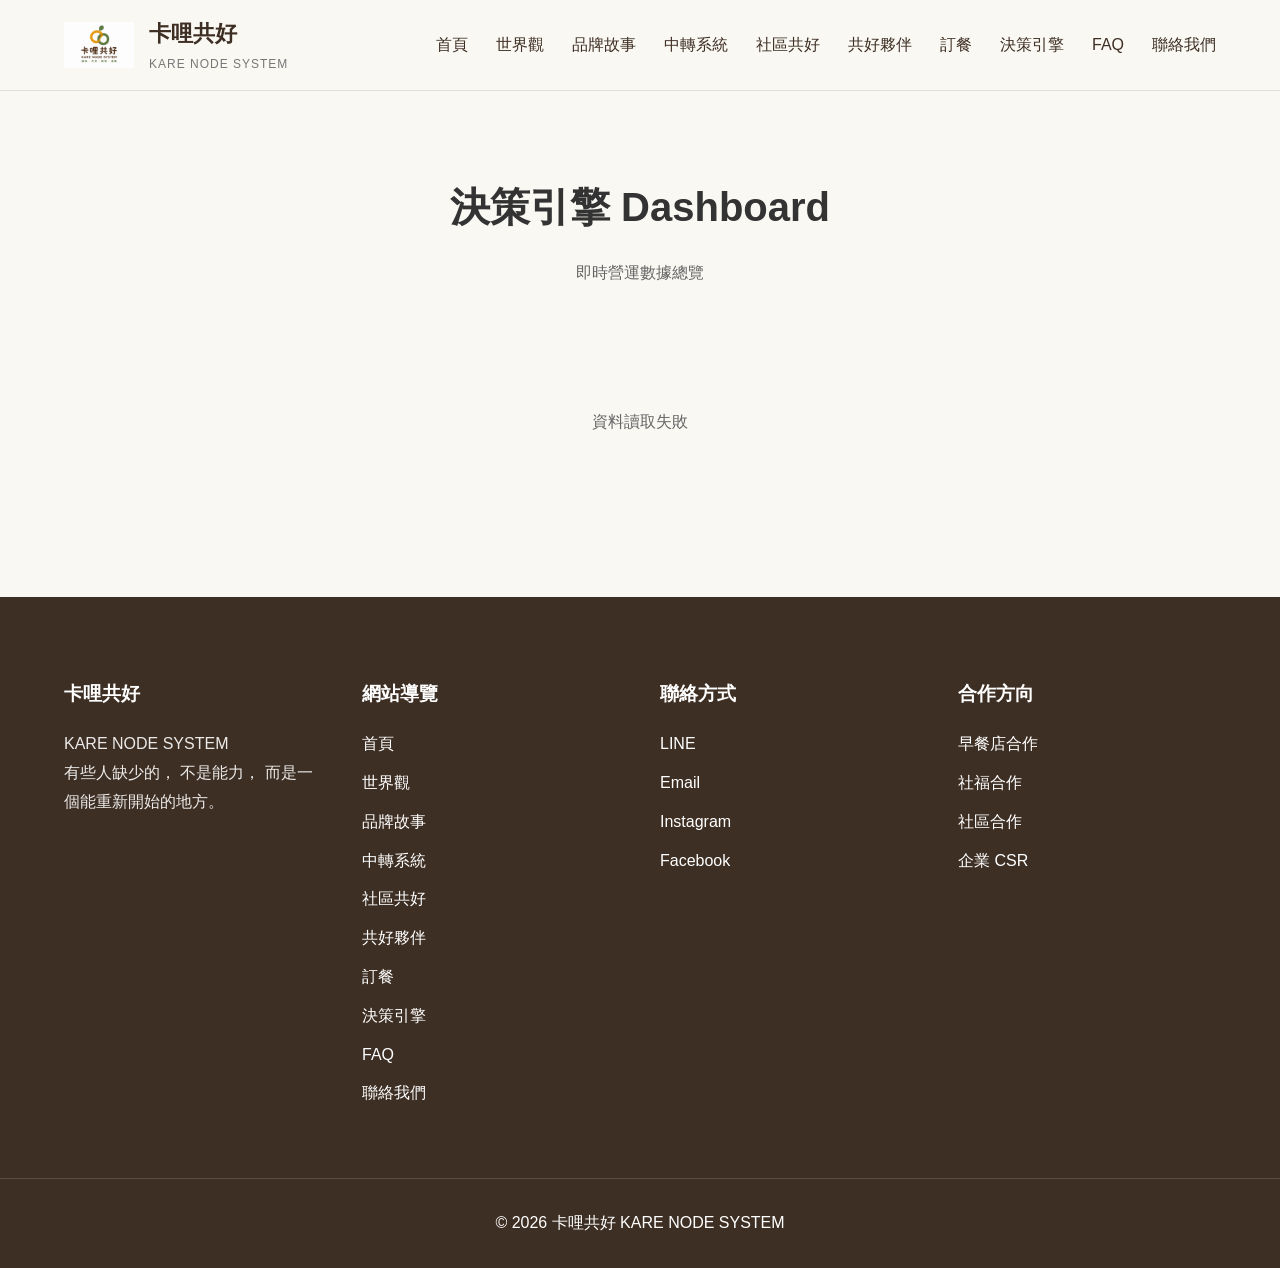
<file: dashboard.html>
<!DOCTYPE html>
<html lang="zh-Hant">
<head>
    <meta charset="UTF-8">
    <meta name="viewport" content="width=device-width, initial-scale=1.0">

    <title>決策引擎 Dashboard - 卡哩共好 KARE NODE SYSTEM</title>

    <meta name="description" content="卡哩共好決策引擎 Dashboard，即時查看平台營運數據。">

    <link
        rel="icon"
        type="image/png"
        href="images/favicon.png"
    >

    <link rel="stylesheet" href="css/style.css">
    <link rel="stylesheet" href="css/responsive.css">

    <style>

        .dashboard-hero {
            padding: 80px 0 40px;
            text-align: center;
        }

        .dashboard-hero h2 {
            font-size: 2.5rem;
            margin-bottom: 16px;
        }

        .dashboard-hero p {
            color: #666;
        }

        .dashboard-container {
            max-width: 1200px;
            margin: 0 auto 80px;
            padding: 0 20px;
        }

        .kpi-grid {
            display: grid;
            grid-template-columns: repeat(3, 1fr);
            gap: 24px;
            margin-bottom: 50px;
        }

        .kpi-card {
            background: #fff;
            border-radius: 20px;
            padding: 36px 24px;
            text-align: center;
            box-shadow: 0 10px 30px rgba(0,0,0,0.06);
        }

        .kpi-label {
            color: #777;
            font-size: 0.95rem;
            margin-bottom: 16px;
        }

        .kpi-value {
            font-size: 3rem;
            font-weight: 700;
            color: #222;
        }

        .ranking-grid {
            display: grid;
            grid-template-columns: 1fr 1fr;
            gap: 24px;
        }

        .ranking-card {
            background: #fff;
            border-radius: 20px;
            padding: 32px;
            box-shadow: 0 10px 30px rgba(0,0,0,0.06);
        }

        .ranking-card h3 {
            margin-bottom: 24px;
        }

        .ranking-list {
            list-style: none;
            padding: 0;
            margin: 0;
        }

        .ranking-list li {
            display: flex;
            justify-content: space-between;
            align-items: center;
            padding: 14px 0;
            border-bottom: 1px solid #eee;
        }

        .ranking-list li:last-child {
            border-bottom: none;
        }

        .loading {
            text-align: center;
            padding: 80px 20px;
            color: #666;
        }

        @media (max-width: 768px) {

            .dashboard-hero h2 {
                font-size: 2rem;
            }

            .kpi-grid {
                grid-template-columns: 1fr;
            }

            .ranking-grid {
                grid-template-columns: 1fr;
            }

            .kpi-value {
                font-size: 2.3rem;
            }

        }

    </style>

</head>

<body>

    <!-- Header -->

    <header class="site-header">

        <div class="container header-container">

            <div class="logo-area">

                <a href="index.html" class="brand-link">

                    <img
                        src="images/logo-v1.png"
                        alt="卡哩共好 KARE NODE SYSTEM"
                        class="site-logo"
                    >

                    <div class="brand-text">
                        <h1>卡哩共好</h1>
                        <p>KARE NODE SYSTEM</p>
                    </div>

                </a>

            </div>

            <nav class="desktop-nav">

                <ul>
                    <li><a href="index.html">首頁</a></li>
                    <li><a href="worldview.html">世界觀</a></li>
                    <li><a href="story.html">品牌故事</a></li>
                    <li><a href="system.html">中轉系統</a></li>
                    <li><a href="community.html">社區共好</a></li>
                    <li><a href="partners.html">共好夥伴</a></li>
                    <li><a href="order.html">訂餐</a></li>
                    <li><a href="dashboard.html">決策引擎</a></li>
                    <li><a href="faq.html">FAQ</a></li>
                    <li><a href="contact.html">聯絡我們</a></li>
                </ul>

            </nav>

            <button class="menu-toggle">
                ☰
            </button>

        </div>

    </header>

    <!-- Hero -->

    <section class="dashboard-hero">

        <div class="container">

            <h2>決策引擎 Dashboard</h2>

            <p>
                即時營運數據總覽
            </p>

        </div>

    </section>

    <!-- Dashboard -->

    <section>

        <div class="dashboard-container">

            <div id="loading" class="loading">
                讀取資料中...
            </div>

            <div id="dashboardContent" style="display:none;">

                <div class="kpi-grid">

                    <div class="kpi-card">
                        <div class="kpi-label">總訂單數</div>
                        <div class="kpi-value" id="totalOrders">0</div>
                    </div>

                    <div class="kpi-card">
                        <div class="kpi-label">總客戶數</div>
                        <div class="kpi-value" id="totalCustomers">0</div>
                    </div>

                    <div class="kpi-card">
                        <div class="kpi-label">回購客戶數</div>
                        <div class="kpi-value" id="repeatCustomers">0</div>
                    </div>

                    <div class="kpi-card">
                        <div class="kpi-label">回購率</div>
                        <div class="kpi-value" id="repurchaseRate">0%</div>
                    </div>

                    <div class="kpi-card">
                        <div class="kpi-label">餐盒供應量</div>
                        <div class="kpi-value" id="totalMeals">0</div>
                    </div>

                    <div class="kpi-card">
                        <div class="kpi-label">合作據點數</div>
                        <div class="kpi-value" id="partnerNodes">0</div>
                    </div>

                </div>

                <div class="ranking-grid">

                    <div class="ranking-card">

                        <h3>熱門餐點 Top 5</h3>

                        <ul id="topItems" class="ranking-list"></ul>

                    </div>

                    <div class="ranking-card">

                        <h3>熱門據點 Top 5</h3>

                        <ul id="topNodes" class="ranking-list"></ul>

                    </div>

                </div>

            </div>

        </div>

    </section>

    <!-- Footer -->

    <footer class="site-footer">

        <div class="container footer-container">

            <div>

                <h3>卡哩共好</h3>

                <p>KARE NODE SYSTEM</p>

                <p>
                    有些人缺少的，
                    不是能力，
                    而是一個能重新開始的地方。
                </p>

            </div>

            <div>

                <h3>網站導覽</h3>

                <ul>
                    <li><a href="index.html">首頁</a></li>
                    <li><a href="worldview.html">世界觀</a></li>
                    <li><a href="story.html">品牌故事</a></li>
                    <li><a href="system.html">中轉系統</a></li>
                    <li><a href="community.html">社區共好</a></li>
                    <li><a href="partners.html">共好夥伴</a></li>
                    <li><a href="order.html">訂餐</a></li>
                    <li><a href="dashboard.html">決策引擎</a></li>
                    <li><a href="faq.html">FAQ</a></li>
                    <li><a href="contact.html">聯絡我們</a></li>
                </ul>

            </div>

            <div>

                <h3>聯絡方式</h3>

                <ul>
                    <li>LINE</li>
                    <li>Email</li>
                    <li>Instagram</li>
                    <li>Facebook</li>
                </ul>

            </div>

            <div>

                <h3>合作方向</h3>

                <ul>
                    <li>早餐店合作</li>
                    <li>社福合作</li>
                    <li>社區合作</li>
                    <li>企業 CSR</li>
                </ul>

            </div>

        </div>

        <div class="copyright">
            © 2026 卡哩共好 KARE NODE SYSTEM
        </div>

    </footer>

    <script src="js/menu.js"></script>

    <script>

    const API_URL =
    "https://script.google.com/macros/s/AKfycbwini_Sc3gLcVodZ9dHrB2G-i8TpOrN1pCWJFeK0JwQBe1HVEDI-S9n1K_dzqjkXMy3Ew/exec?action=dashboard";

    fetch(API_URL)
    .then(response => response.json())
    .then(data => {

        document.getElementById("loading").style.display = "none";
        document.getElementById("dashboardContent").style.display = "block";

        document.getElementById("totalOrders").textContent = data.totalOrders;
        document.getElementById("totalCustomers").textContent = data.totalCustomers;
        document.getElementById("repeatCustomers").textContent = data.repeatCustomers;
        document.getElementById("repurchaseRate").textContent = data.repurchaseRate + "%";
        document.getElementById("totalMeals").textContent = data.totalMeals;
        document.getElementById("partnerNodes").textContent = data.partnerNodes;

        const topItems = document.getElementById("topItems");

        data.topItems.forEach(item => {

            const li = document.createElement("li");

            li.innerHTML = `
                <span>${item[0]}</span>
                <span>${item[1]}</span>
            `;

            topItems.appendChild(li);

        });

        const topNodes = document.getElementById("topNodes");

        data.topNodes.forEach(node => {

            const li = document.createElement("li");

            li.innerHTML = `
                <span>${node[0]}</span>
                <span>${node[1]}</span>
            `;

            topNodes.appendChild(li);

        });

    })
    .catch(error => {

        console.error(error);

        document.getElementById("loading").innerHTML =
        "資料讀取失敗";

    });

    </script>

</body>
</html>
</file>
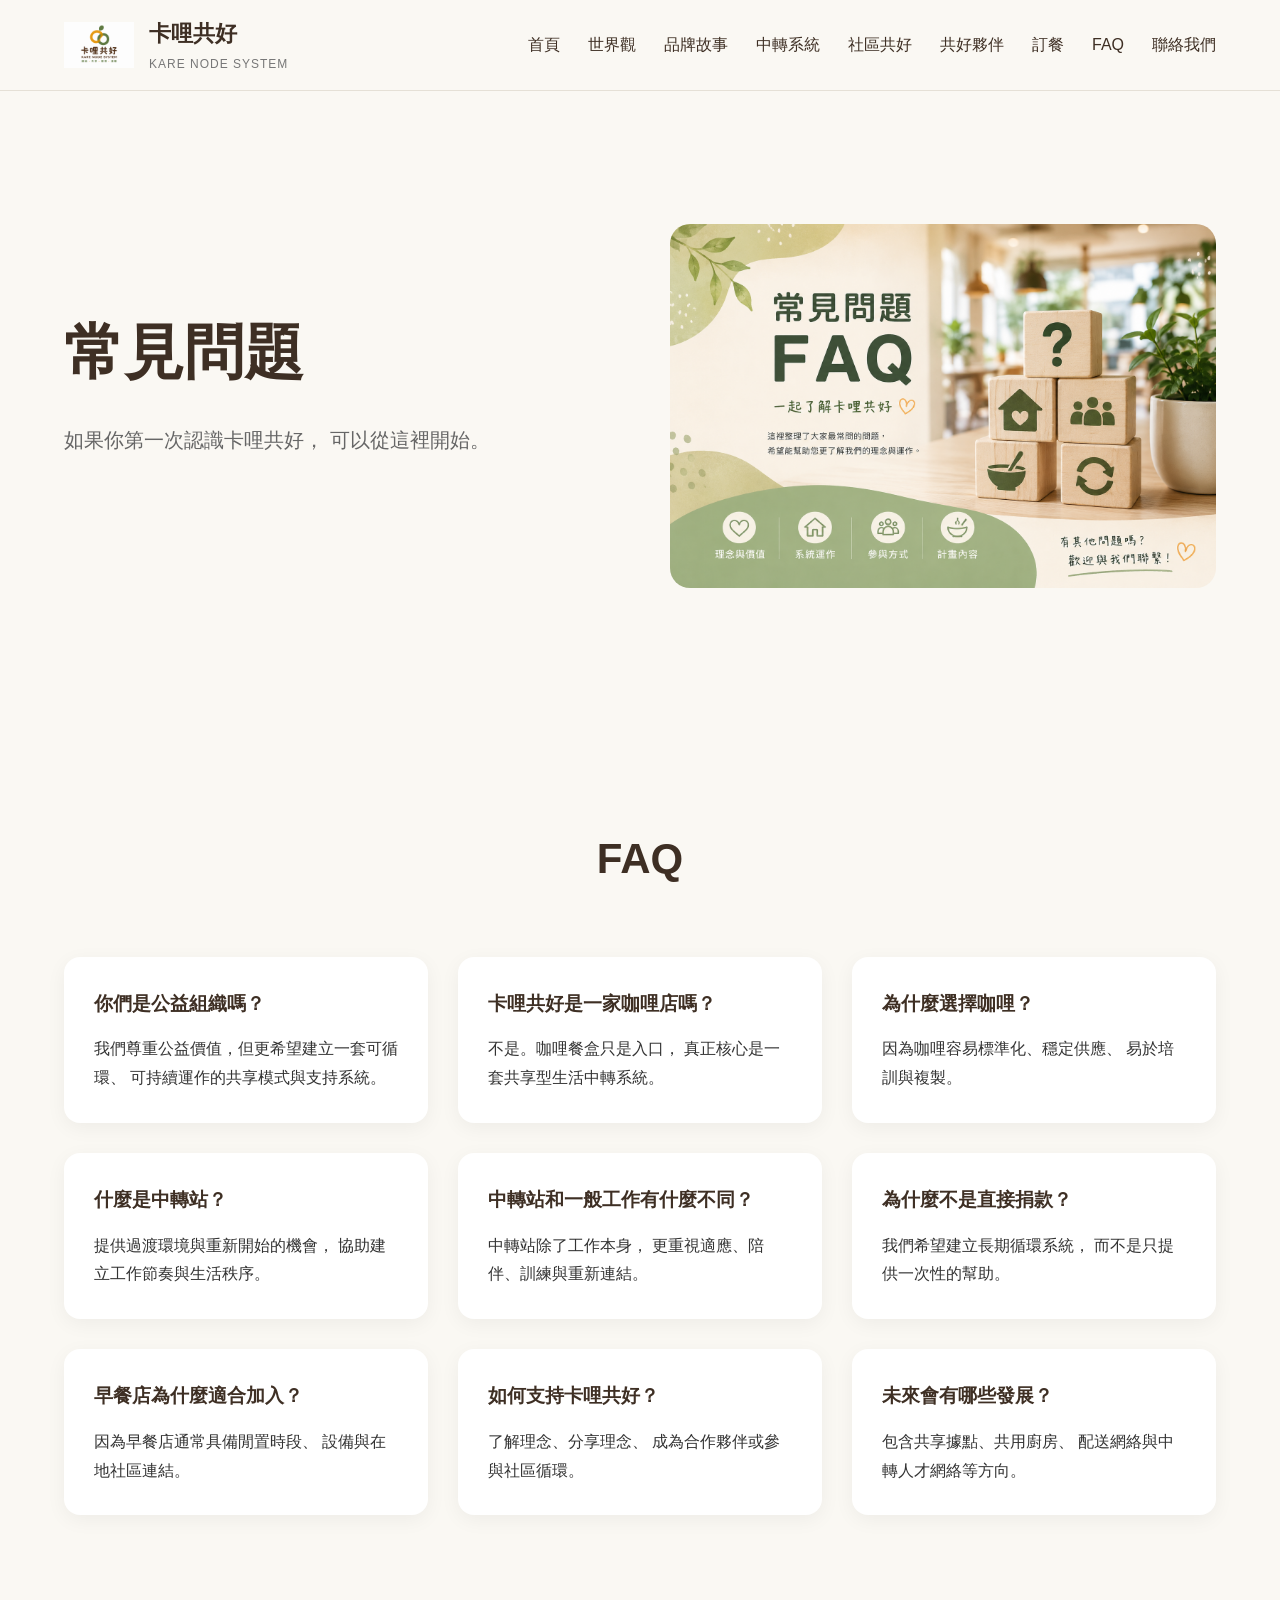
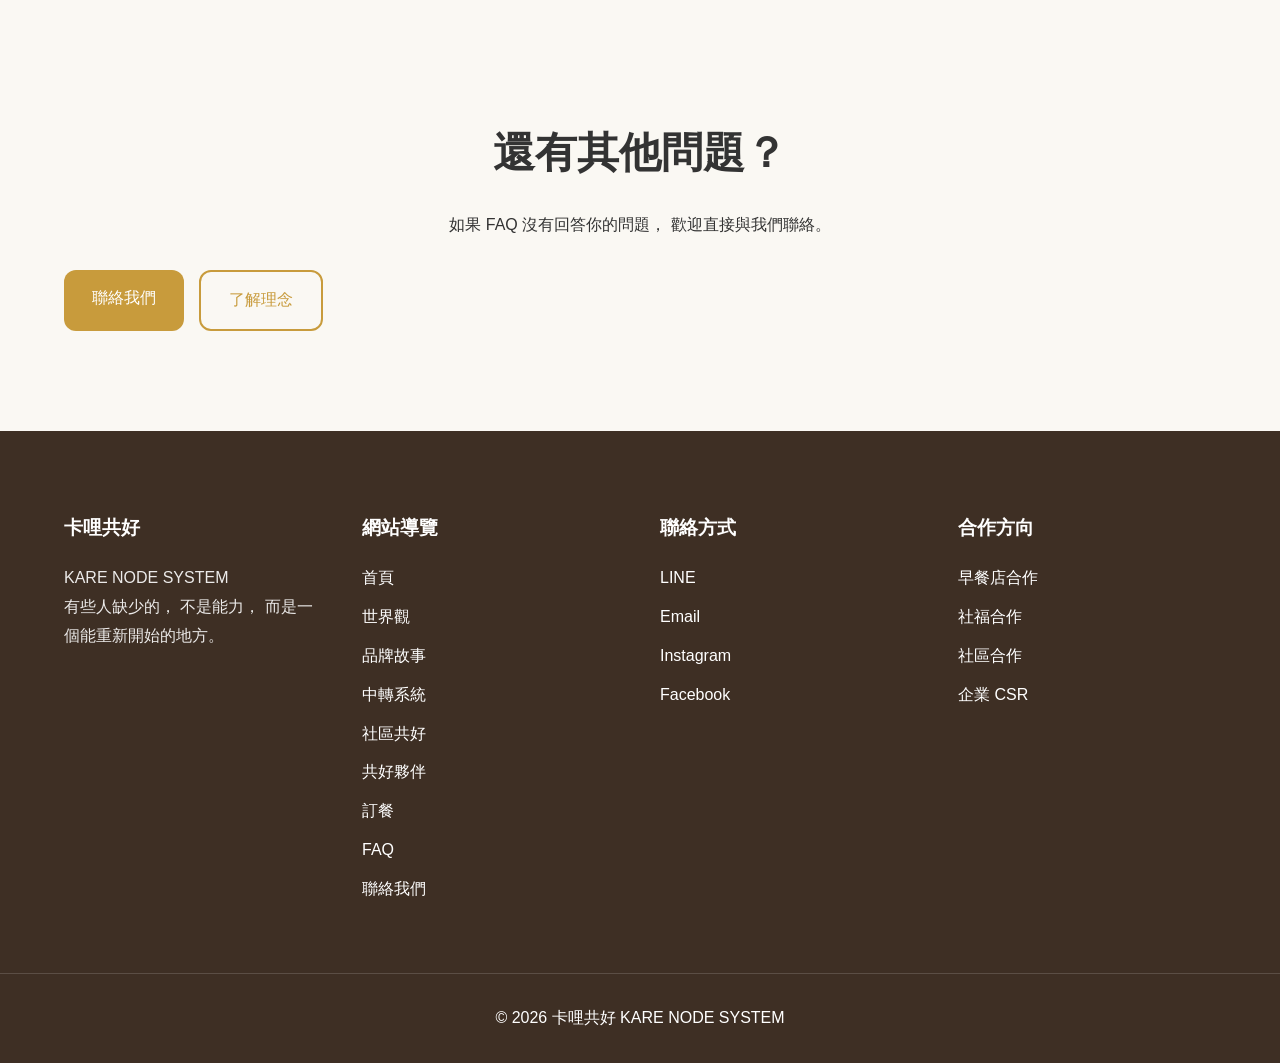
<file: faq.html>
<!DOCTYPE html>
<html lang="zh-Hant">
<head>
    <meta charset="UTF-8">
    <meta name="viewport" content="width=device-width, initial-scale=1.0">

    <title>FAQ｜卡哩共好 KARE NODE SYSTEM</title>

    <meta name="description" content="卡哩共好常見問題，快速了解共享型生活中轉系統、合作方式與未來發展。">

    <meta name="keywords" content="卡哩共好,FAQ,KARE NODE SYSTEM,共享型生活中轉系統,常見問題">

    <link
        rel="icon"
        type="image/png"
        href="images/favicon.png"
    >

    <link rel="stylesheet" href="css/style.css">
    <link rel="stylesheet" href="css/responsive.css">
</head>

<body>

    <!-- Header -->

    <header class="site-header">

        <div class="container header-container">

            <div class="logo-area">

                <a href="index.html" class="brand-link">

                    <img
                        src="images/logo-v1.png"
                        alt="卡哩共好 KARE NODE SYSTEM"
                        class="site-logo"
                    >

                    <div class="brand-text">
                        <h1>卡哩共好</h1>
                        <p>KARE NODE SYSTEM</p>
                    </div>

                </a>

            </div>

            <nav class="desktop-nav">

                <ul>
                    <li><a href="index.html">首頁</a></li>
                    <li><a href="worldview.html">世界觀</a></li>
                    <li><a href="story.html">品牌故事</a></li>
                    <li><a href="system.html">中轉系統</a></li>
                    <li><a href="community.html">社區共好</a></li>
                    <li><a href="partners.html">共好夥伴</a></li>
                    <li><a href="order.html">訂餐</a></li>
                    <li><a href="faq.html">FAQ</a></li>
                    <li><a href="contact.html">聯絡我們</a></li>
                </ul>

            </nav>

            <button class="menu-toggle">
                ☰
            </button>

        </div>

    </header>

    <!-- Hero -->

    <section class="hero">

        <div class="container hero-container">

            <div class="hero-content">

                <h2>
                    常見問題
                </h2>

                <p>
                    如果你第一次認識卡哩共好，
                    可以從這裡開始。
                </p>

            </div>

            <div class="hero-image">

                <img
                    src="images/faq-hero-v1.png"
                    alt="常見問題 FAQ"
                    class="hero-img"
                >

            </div>

        </div>

    </section>

    <!-- FAQ -->

    <section class="section">

        <div class="container">

            <div class="section-title">
                <h2>FAQ</h2>
            </div>

            <div class="card-grid">

                <div class="card">
                    <h3>你們是公益組織嗎？</h3>
                    <p>
                        我們尊重公益價值，但更希望建立一套可循環、
                        可持續運作的共享模式與支持系統。
                    </p>
                </div>

                <div class="card">
                    <h3>卡哩共好是一家咖哩店嗎？</h3>
                    <p>
                        不是。咖哩餐盒只是入口，
                        真正核心是一套共享型生活中轉系統。
                    </p>
                </div>

                <div class="card">
                    <h3>為什麼選擇咖哩？</h3>
                    <p>
                        因為咖哩容易標準化、穩定供應、
                        易於培訓與複製。
                    </p>
                </div>

                <div class="card">
                    <h3>什麼是中轉站？</h3>
                    <p>
                        提供過渡環境與重新開始的機會，
                        協助建立工作節奏與生活秩序。
                    </p>
                </div>

                <div class="card">
                    <h3>中轉站和一般工作有什麼不同？</h3>
                    <p>
                        中轉站除了工作本身，
                        更重視適應、陪伴、訓練與重新連結。
                    </p>
                </div>

                <div class="card">
                    <h3>為什麼不是直接捐款？</h3>
                    <p>
                        我們希望建立長期循環系統，
                        而不是只提供一次性的幫助。
                    </p>
                </div>

                <div class="card">
                    <h3>早餐店為什麼適合加入？</h3>
                    <p>
                        因為早餐店通常具備閒置時段、
                        設備與在地社區連結。
                    </p>
                </div>

                <div class="card">
                    <h3>如何支持卡哩共好？</h3>
                    <p>
                        了解理念、分享理念、
                        成為合作夥伴或參與社區循環。
                    </p>
                </div>

                <div class="card">
                    <h3>未來會有哪些發展？</h3>
                    <p>
                        包含共享據點、共用廚房、
                        配送網絡與中轉人才網絡等方向。
                    </p>
                </div>

            </div>

        </div>

    </section>

    <!-- CTA -->

    <section class="section cta-section">

        <div class="container">

            <h2>還有其他問題？</h2>

            <p>
                如果 FAQ 沒有回答你的問題，
                歡迎直接與我們聯絡。
            </p>

            <div class="hero-buttons">

                <a href="contact.html" class="btn btn-primary">
                    聯絡我們
                </a>

                <a href="worldview.html" class="btn btn-secondary">
                    了解理念
                </a>

            </div>

        </div>

    </section>

    <!-- Footer -->

    <footer class="site-footer">

        <div class="container footer-container">

            <div>

                <h3>卡哩共好</h3>

                <p>KARE NODE SYSTEM</p>

                <p>
                    有些人缺少的，
                    不是能力，
                    而是一個能重新開始的地方。
                </p>

            </div>

            <div>

                <h3>網站導覽</h3>

                <ul>
                    <li><a href="index.html">首頁</a></li>
                    <li><a href="worldview.html">世界觀</a></li>
                    <li><a href="story.html">品牌故事</a></li>
                    <li><a href="system.html">中轉系統</a></li>
                    <li><a href="community.html">社區共好</a></li>
                    <li><a href="partners.html">共好夥伴</a></li>
                    <li><a href="order.html">訂餐</a></li>
                    <li><a href="faq.html">FAQ</a></li>
                    <li><a href="contact.html">聯絡我們</a></li>
                </ul>

            </div>

            <div>

                <h3>聯絡方式</h3>

                <ul>
                    <li>LINE</li>
                    <li>Email</li>
                    <li>Instagram</li>
                    <li>Facebook</li>
                </ul>

            </div>

            <div>

                <h3>合作方向</h3>

                <ul>
                    <li>早餐店合作</li>
                    <li>社福合作</li>
                    <li>社區合作</li>
                    <li>企業 CSR</li>
                </ul>

            </div>

        </div>

        <div class="copyright">
            © 2026 卡哩共好 KARE NODE SYSTEM
        </div>

    </footer>

    <script src="js/menu.js"></script>

</body>
</html>
</file>
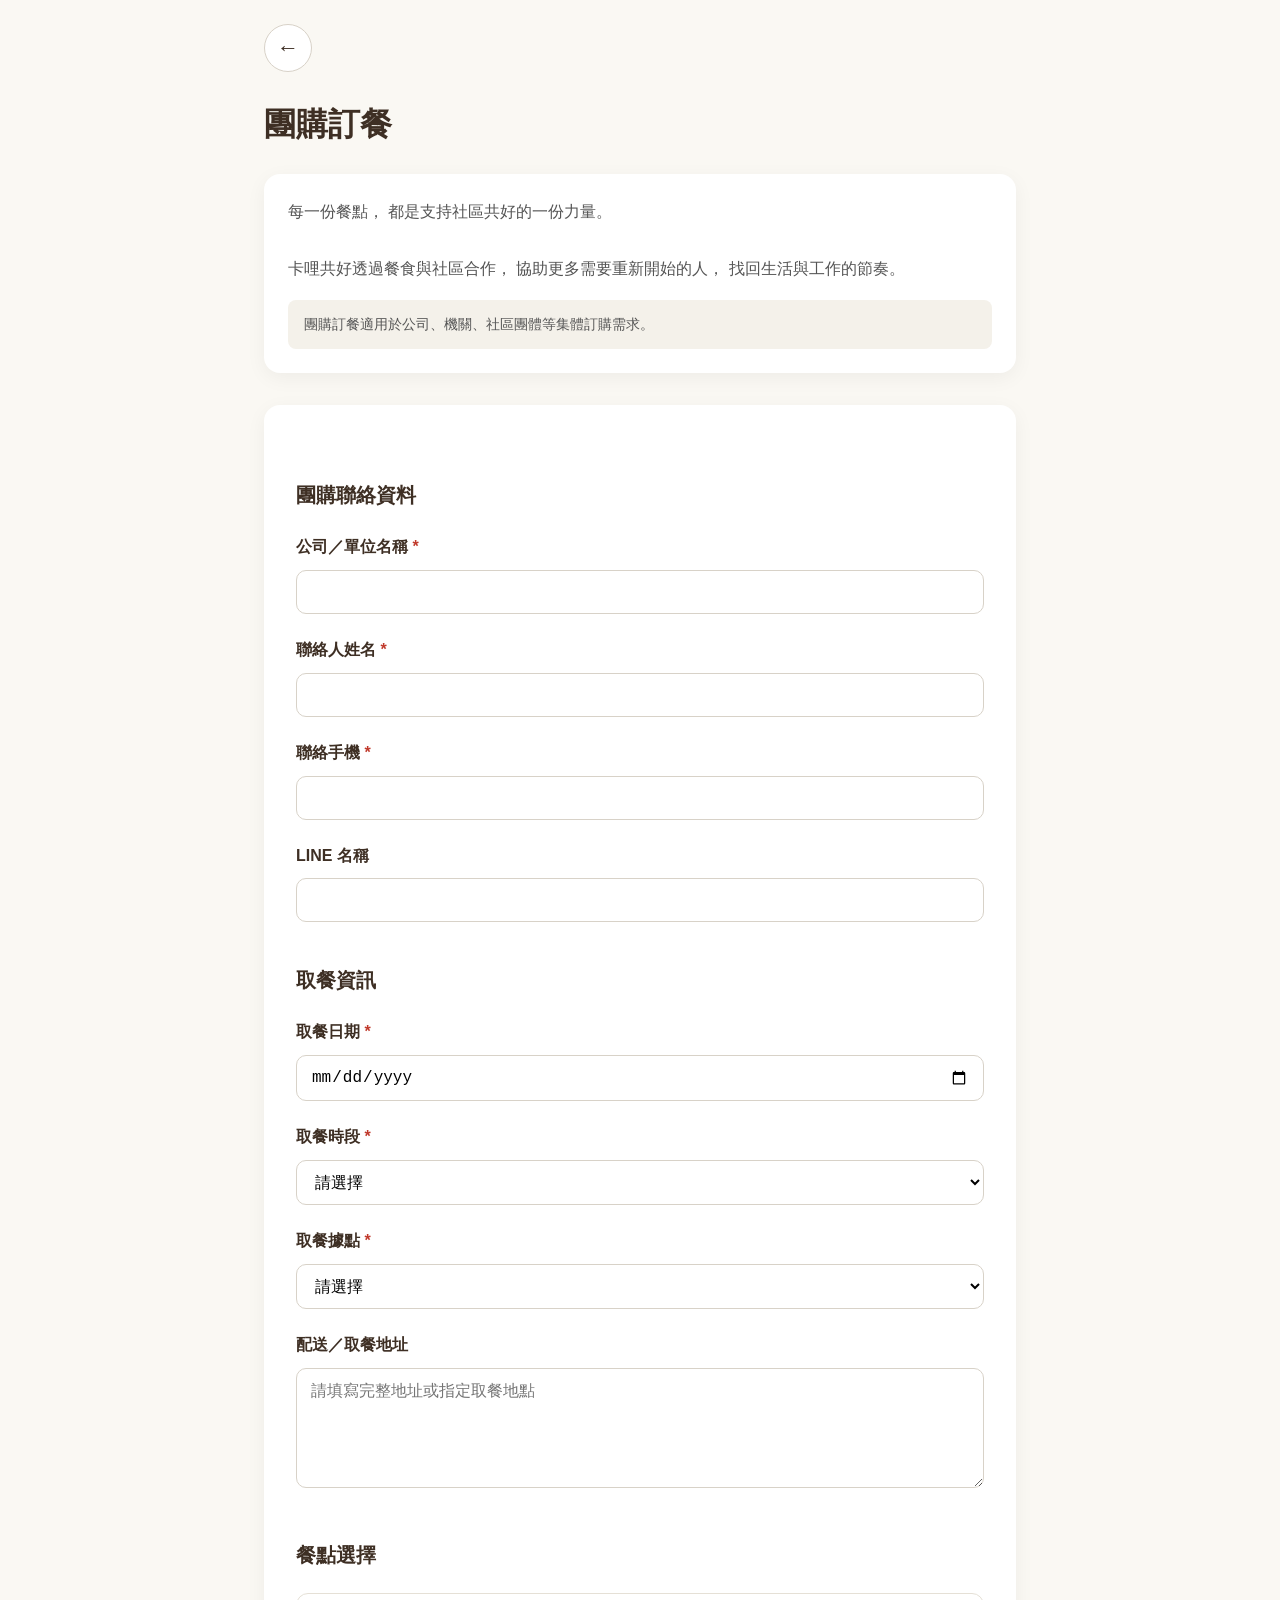
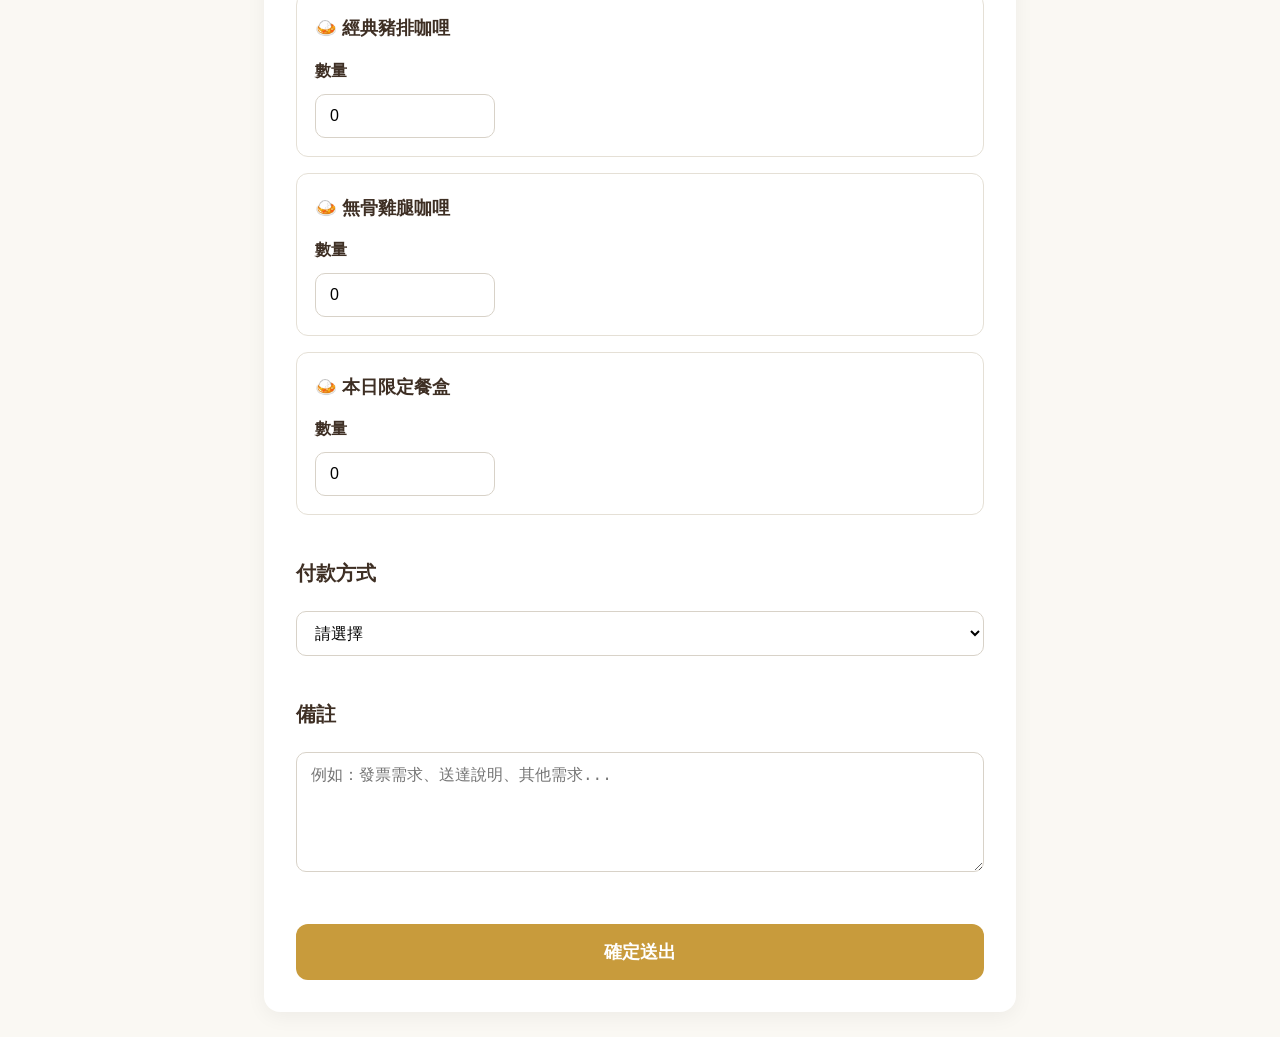
<file: group-order.html>
<!DOCTYPE html>
<html lang="zh-Hant">
<head>
<meta charset="UTF-8">
<meta name="viewport" content="width=device-width, initial-scale=1.0">

<title>團購訂餐｜卡哩共好</title>

<meta name="description" content="卡哩共好團購訂餐">

<style>

*{
    margin:0;
    padding:0;
    box-sizing:border-box;
}

body{
    font-family:"Noto Sans TC",sans-serif;
    background:#FAF8F3;
    color:#333;
    line-height:1.8;
}

.container{
    max-width:800px;
    margin:auto;
    padding:24px;
}

.back-link{

    display:inline-flex;
    align-items:center;
    justify-content:center;

    width:48px;
    height:48px;

    border:1px solid #D8D2C8;
    border-radius:50%;

    text-decoration:none;

    color:#3E2F24;

    font-size:22px;

    margin-bottom:24px;

    background:#FFF;

}

.back-link:hover{
    background:#F4F1EA;
}

h1{
    color:#3E2F24;
    margin-bottom:20px;
    font-size:32px;
}

.intro{

    background:#FFF;

    padding:24px;

    border-radius:16px;

    margin-bottom:32px;

    color:#555;

    box-shadow:0 5px 20px rgba(0,0,0,0.05);

}

.notice{

    margin-top:16px;

    padding:12px 16px;

    background:#F4F1EA;

    /* border-left:4px solid #C89B3C; */

    border-radius:8px;

    font-size:14px;

}

.form-wrapper{

    background:#FFF;

    padding:32px;

    border-radius:16px;

    box-shadow:0 5px 20px rgba(0,0,0,0.05);

}

.form-group{
    margin-bottom:22px;
}

label{
    display:block;
    margin-bottom:8px;
    font-weight:600;
    color:#3E2F24;
}

input,
select,
textarea{

    width:100%;

    padding:12px 14px;

    border:1px solid #D8D2C8;

    border-radius:10px;

    font-size:16px;

    background:#FFF;

}

textarea{
    min-height:120px;
    resize:vertical;
}

.section-title{

    margin-top:40px;
    margin-bottom:20px;

    font-size:20px;
    font-weight:700;

    color:#3E2F24;

}

.menu-card{

    border:1px solid #E5E0D6;

    border-radius:12px;

    padding:18px;

    margin-bottom:16px;

}

.menu-card h3{

    font-size:18px;

    margin-bottom:12px;

    color:#3E2F24;

}

.qty-input{
    max-width:180px;
}

.submit-btn{

    width:100%;

    margin-top:20px;

    padding:16px;

    border:none;

    border-radius:12px;

    background:#C89B3C;

    color:#FFF;

    font-size:18px;

    font-weight:700;

    cursor:pointer;

}

.submit-btn:hover{
    opacity:0.9;
}

.required{
    color:#C0392B;
}

@media(max-width:768px){

    .container{
        padding:20px;
    }

    .form-wrapper{
        padding:24px;
    }

    h1{
        font-size:28px;
    }

}

</style>
</head>

<body>

<div class="container">

    <a
        href="order-form.html"
        class="back-link"
        aria-label="返回上一頁"
        title="返回上一頁"
    >
        ←
    </a>

    <h1>團購訂餐</h1>

    <div class="intro">

        每一份餐點，
        都是支持社區共好的一份力量。

        <br><br>

        卡哩共好透過餐食與社區合作，
        協助更多需要重新開始的人，
        找回生活與工作的節奏。

        <div class="notice">
            團購訂餐適用於公司、機關、社區團體等集體訂購需求。
        </div>

    </div>

    <div class="form-wrapper">

        <form id="groupOrderForm">

            <div class="section-title">
                團購聯絡資料
            </div>

            <div class="form-group">
                <label>公司／單位名稱 <span class="required">*</span></label>
                <input type="text" name="company_name" required>
            </div>

            <div class="form-group">
                <label>聯絡人姓名 <span class="required">*</span></label>
                <input type="text" name="contact_name" required>
            </div>

            <div class="form-group">
                <label>聯絡手機 <span class="required">*</span></label>
                <input type="tel" name="phone" required>
            </div>

            <div class="form-group">
                <label>LINE 名稱</label>
                <input type="text" name="line_name">
            </div>

            <div class="section-title">
                取餐資訊
            </div>

            <div class="form-group">
                <label>取餐日期 <span class="required">*</span></label>
                <input type="date" name="pickup_date" required>
            </div>

            <div class="form-group">
                <label>取餐時段 <span class="required">*</span></label>
                <select name="pickup_time" required>
                    <option value="">請選擇</option>
                    <option>11:30</option>
                    <option>11:45</option>
                    <option>12:00</option>
                    <option>12:15</option>
                    <option>12:30</option>
                    <option>12:45</option>
                    <option>13:00</option>
                </select>
            </div>

            <div class="form-group">
                <label>取餐據點 <span class="required">*</span></label>
                <select name="pickup_node" required>
                    <option value="">請選擇</option>
                    <option>亞東醫院</option>
                    <option>板橋站</option>
                    <option>公司團購</option>
                </select>
            </div>

            <div class="form-group">
                <label>配送／取餐地址</label>
                <textarea
                    name="delivery_address"
                    placeholder="請填寫完整地址或指定取餐地點"
                ></textarea>
            </div>

            <div class="section-title">
                餐點選擇
            </div>

            <div class="menu-card">

                <h3>🍛 經典豬排咖哩</h3>

                <label>數量</label>

                <input
                    type="number"
                    min="0"
                    value="0"
                    class="qty-input"
                    name="pork_curry_qty"
                >

            </div>

            <div class="menu-card">

                <h3>🍛 無骨雞腿咖哩</h3>

                <label>數量</label>

                <input
                    type="number"
                    min="0"
                    value="0"
                    class="qty-input"
                    name="chicken_curry_qty"
                >

            </div>

            <div class="menu-card">

                <h3>🍛 本日限定餐盒</h3>

                <label>數量</label>

                <input
                    type="number"
                    min="0"
                    value="0"
                    class="qty-input"
                    name="daily_special_qty"
                >

            </div>

            <div class="section-title">
                付款方式
            </div>

            <div class="form-group">

                <select name="payment_method">

                    <option value="">請選擇</option>

                    <option>現金</option>

                    <option>LINE Pay</option>

                    <option>團主統一付款</option>

                </select>

            </div>

            <div class="section-title">
                備註
            </div>

            <div class="form-group">

                <textarea
                    name="remark"
                    placeholder="例如：發票需求、送達說明、其他需求..."
                ></textarea>

            </div>

            <button
                type="submit"
                class="submit-btn"
            >
                確定送出
            </button>

        </form>

    </div>

</div>

<script>

/* const WEB_APP_URL =
"https://script.google.com/macros/s/AKfycbyrn7t13kIR-pItz22f_zZjg-_Uk8n2ziAjJuAzb2UzM1_lNMxLSd3leqTmoi9VPVSo/exec"; */

const WEB_APP_URL =
"https://script.google.com/macros/s/AKfycbydkuYYK9nokEHeazKTrYQhvxjl_vmN1QaVS1PwVU-uiC0sC-C3cN4u9ZxEpL_Ax7aK/exec";

document
.getElementById("groupOrderForm")
.addEventListener("submit", async function(e){

    e.preventDefault();

    const form = e.target;

    const data = {

        order_type : "group",

        name : "",
        phone : form.phone.value,
        line_name : form.line_name.value,

        company_name : form.company_name.value,
        contact_name : form.contact_name.value,

        pickup_date : form.pickup_date.value,
        pickup_time : form.pickup_time.value,
        pickup_node : form.pickup_node.value,

        pork_qty : form.pork_curry_qty.value,
        chicken_qty : form.chicken_curry_qty.value,
        daily_qty : form.daily_special_qty.value,

        extra_rice : false,
        no_spicy : false,
        need_cutlery : false,

        payment_method : form.payment_method.value,

        remark :
            "配送地址：" +
            form.delivery_address.value +
            "\n\n" +
            form.remark.value

    };

    try {

        const response = await fetch(
            WEB_APP_URL,
            {
                method : "POST",
                body : JSON.stringify(data)
            }
        );

        const result = await response.json();

        if(result.success){

            alert(
                "團購訂單送出成功\n\n訂單編號：" +
                result.order_id
            );

            form.reset();

        } else {

            alert("送出失敗");

        }

    } catch(error){

        console.error(error);

        alert("系統發生錯誤");

    }

});

</script>

</body>
</html>
</file>
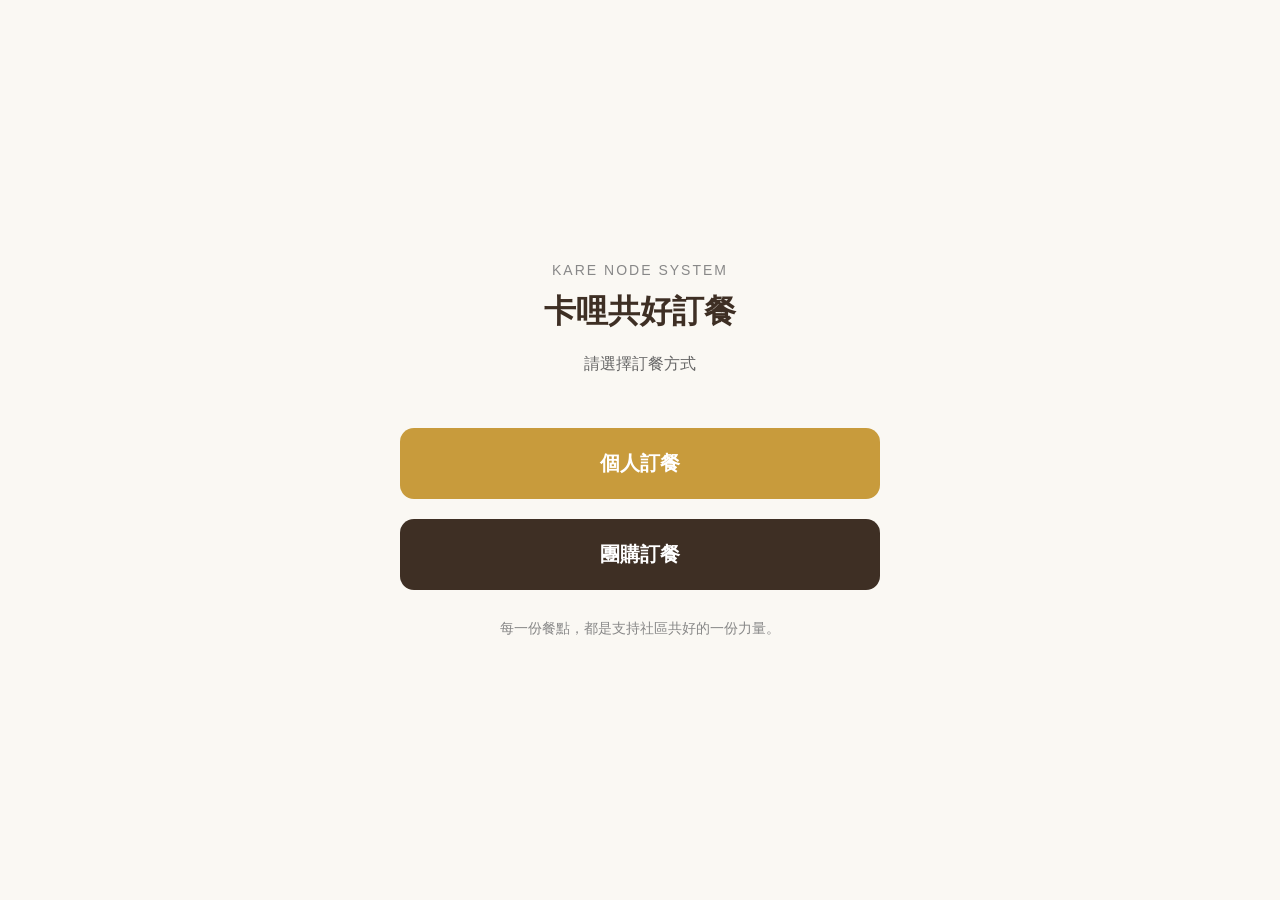
<file: order-form.html>
<!DOCTYPE html>
<html lang="zh-Hant">
<head>
<meta charset="UTF-8">
<meta name="viewport" content="width=device-width, initial-scale=1.0">

<title>卡哩共好｜訂餐</title>

<meta name="description" content="卡哩共好訂餐入口，選擇個人訂餐或團購訂餐。">

<style>

*{
    margin:0;
    padding:0;
    box-sizing:border-box;
}

body{
    font-family:"Noto Sans TC",sans-serif;
    background:#FAF8F3;
    color:#333;
    min-height:100vh;

    display:flex;
    align-items:center;
    justify-content:center;

    padding:24px;
}

.container{
    width:100%;
    max-width:480px;
    text-align:center;
}

.logo{
    font-size:14px;
    letter-spacing:2px;
    color:#888;
    margin-bottom:12px;
}

h1{
    font-size:32px;
    color:#3E2F24;
    margin-bottom:16px;
}

.subtitle{
    color:#666;
    line-height:1.8;
    margin-bottom:50px;
}

.order-link{
    display:block;

    width:100%;

    padding:22px;

    margin-bottom:20px;

    background:#C89B3C;

    color:#FFF;

    text-decoration:none;

    font-size:20px;
    font-weight:600;

    border-radius:14px;

    transition:0.3s;
}

.order-link:hover{
    opacity:0.9;
}

.order-link.secondary{
    background:#3E2F24;
}

.footer-note{
    margin-top:30px;
    font-size:14px;
    color:#888;
}

</style>

</head>

<body>

<div class="container">

    <div class="logo">
        KARE NODE SYSTEM
    </div>

    <h1>
        卡哩共好訂餐
    </h1>

    <p class="subtitle">
        請選擇訂餐方式
    </p>

    <a
        href="personal-order.html"
        class="order-link"
        aria-label="個人訂餐"
    >
        個人訂餐
    </a>

    <a
        href="group-order.html"
        class="order-link secondary"
        aria-label="團購訂餐"
    >
        團購訂餐
    </a>

    <div class="footer-note">
        每一份餐點，都是支持社區共好的一份力量。
    </div>

</div>

</body>
</html>
</file>
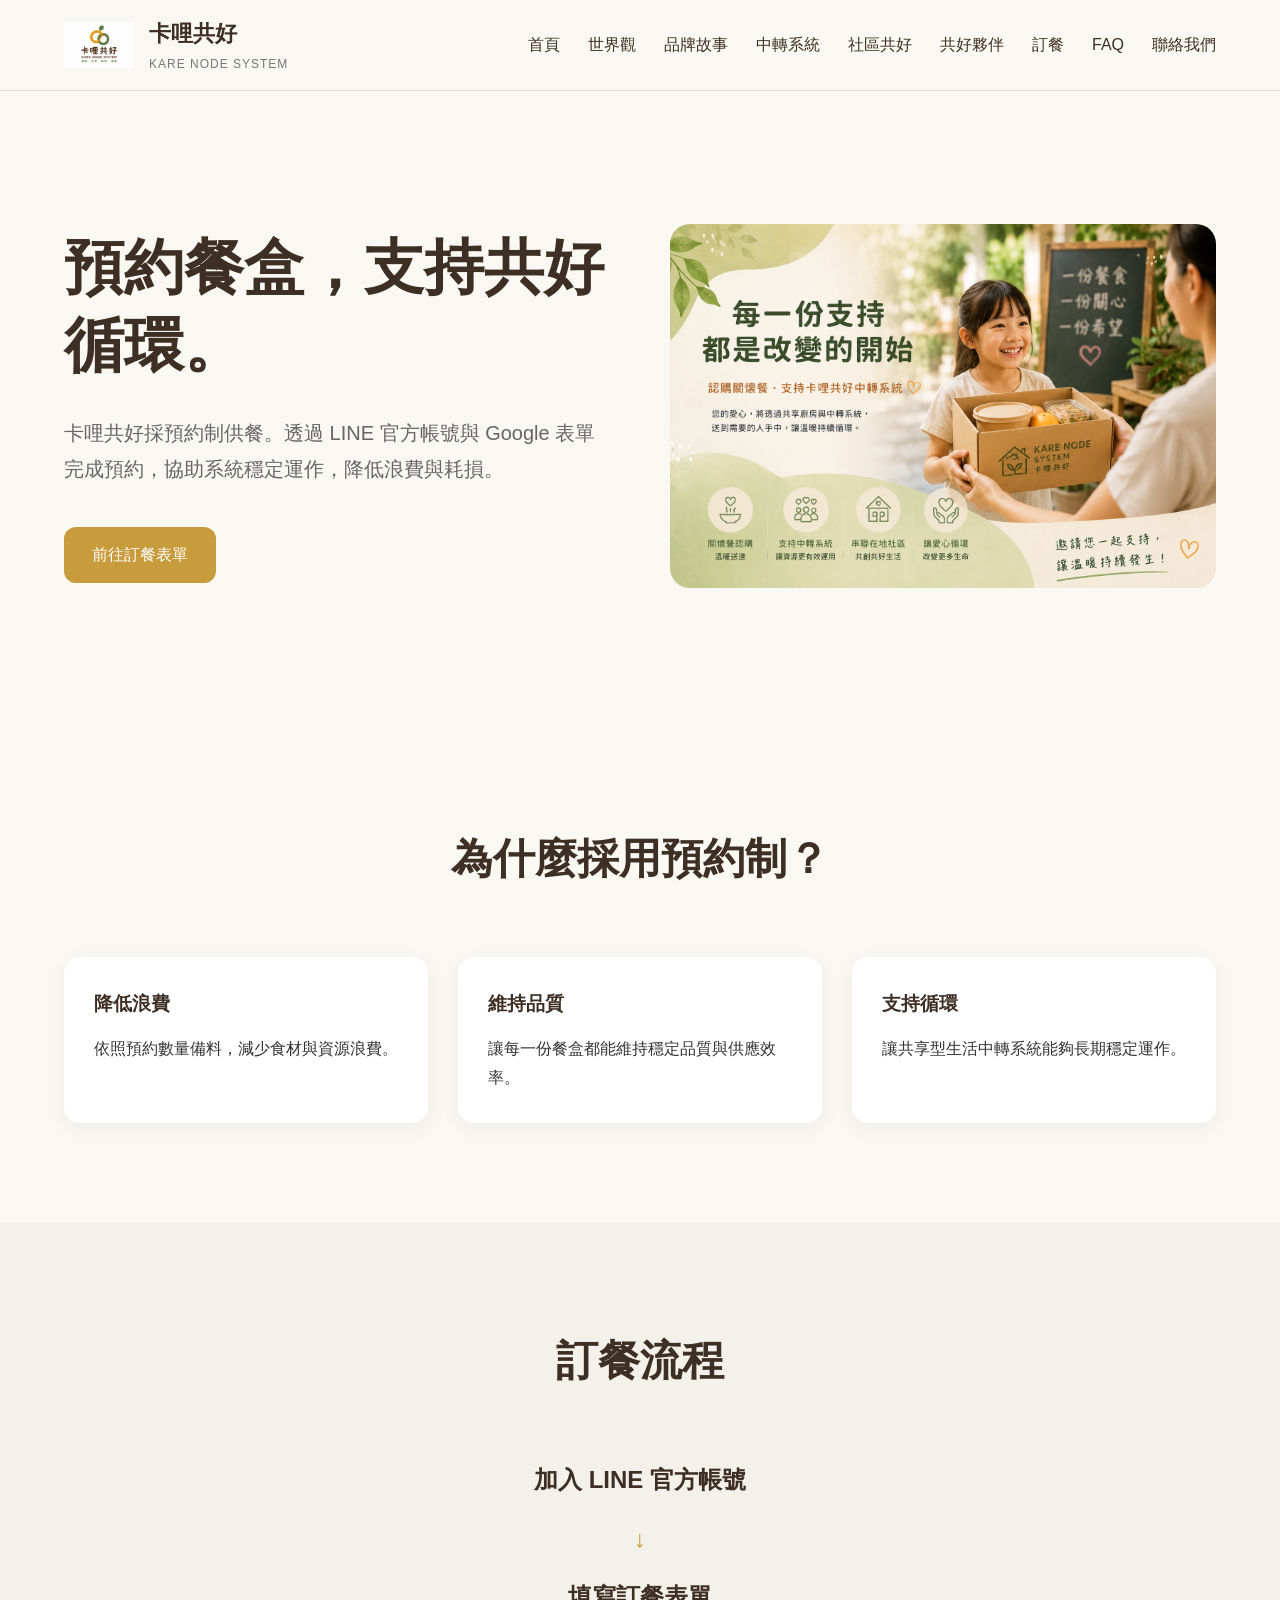
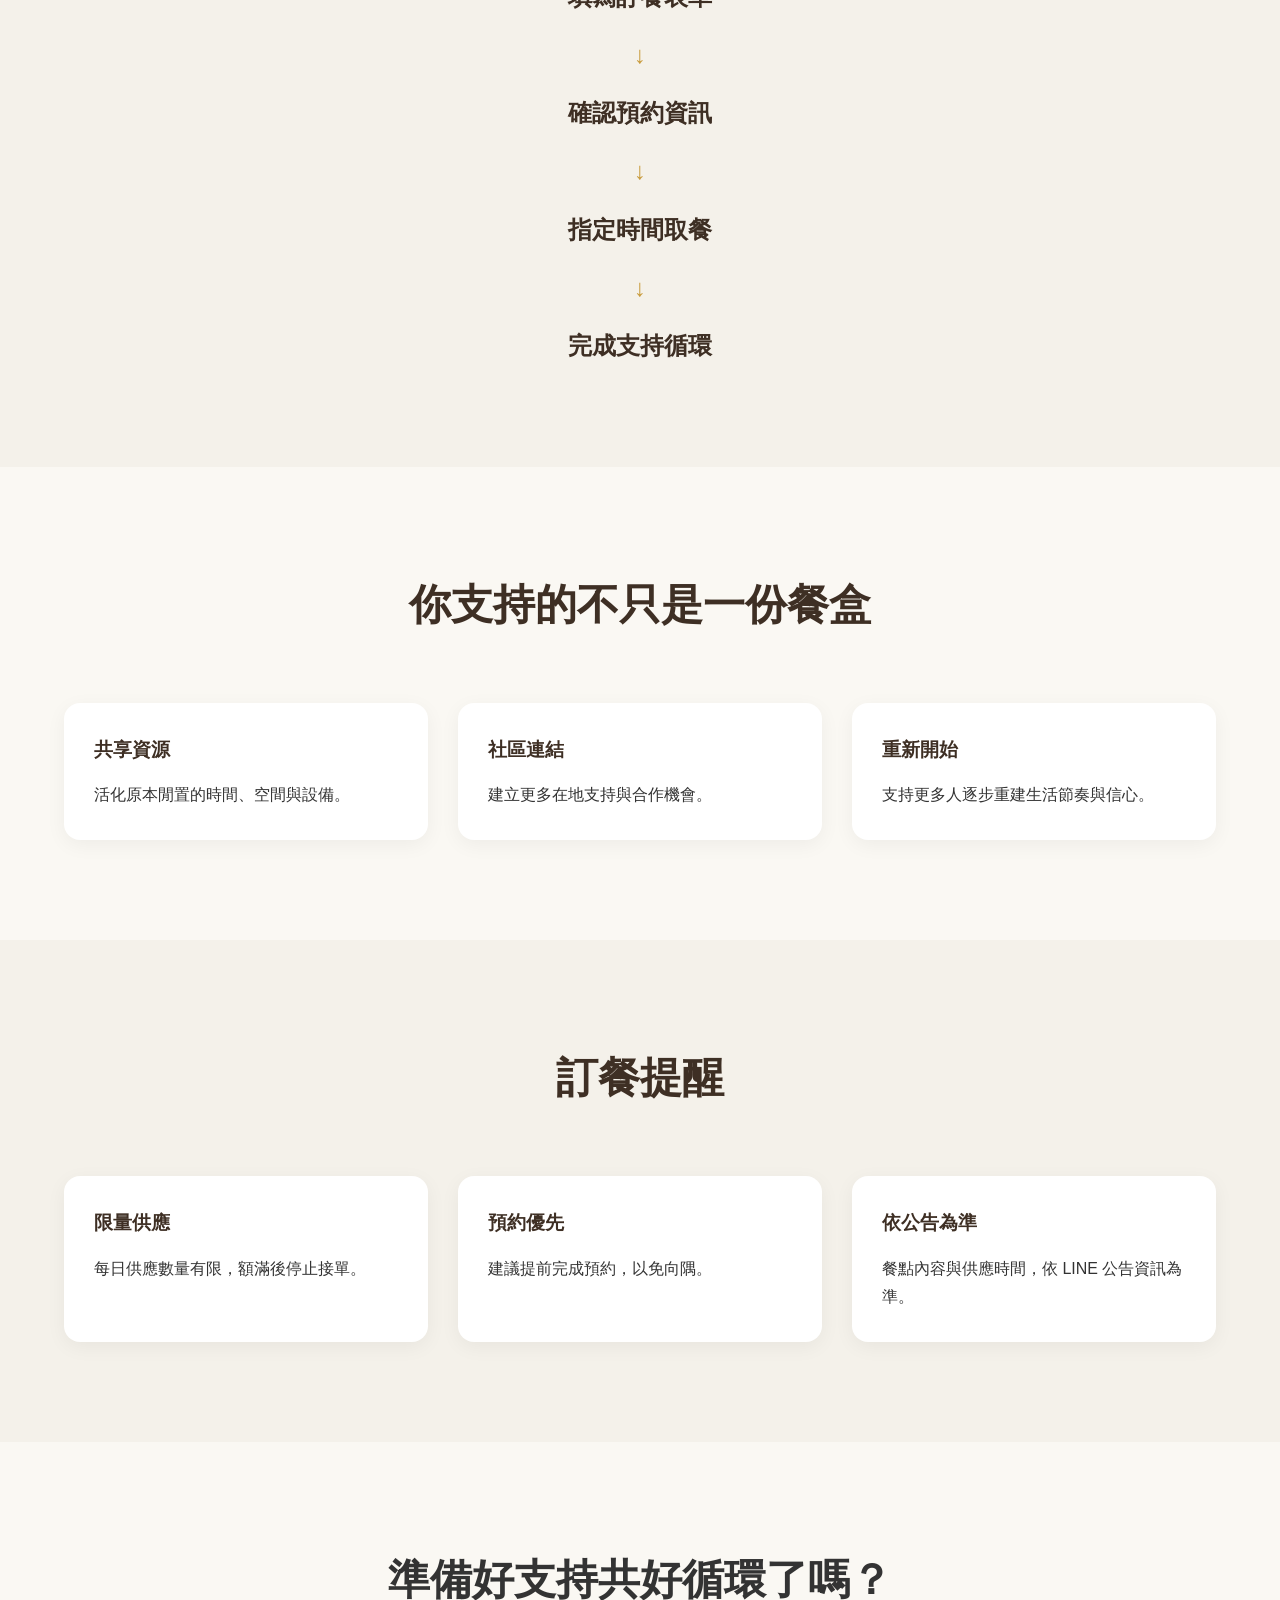
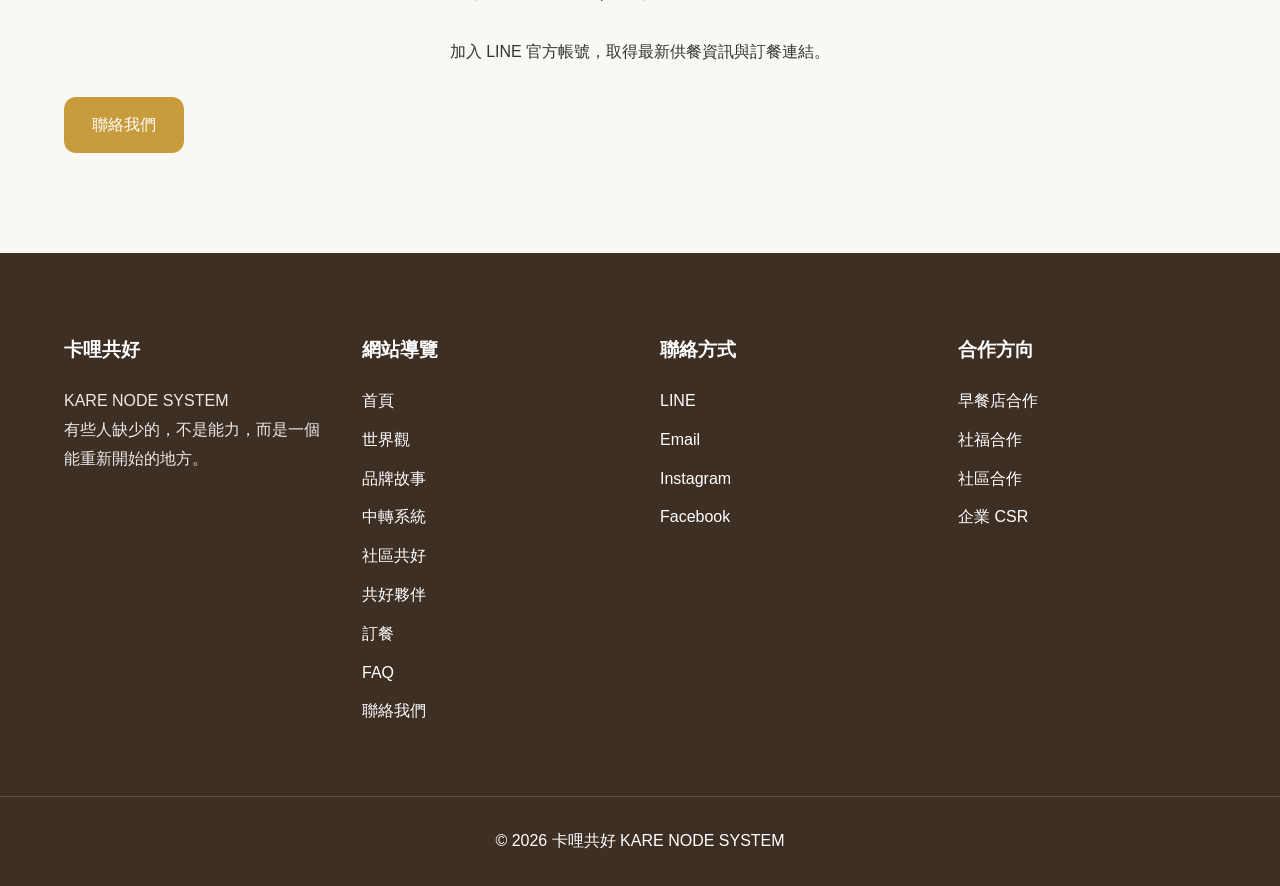
<file: order.html>
<!DOCTYPE html>
<html lang="zh-Hant">
<head>
    <meta charset="UTF-8">
    <meta name="viewport" content="width=device-width, initial-scale=1.0">

    <title>訂餐｜卡哩共好 KARE NODE SYSTEM</title>

    <meta name="description" content="透過 LINE 與 Google 表單完成預約訂餐，支持共享型生活中轉系統。">
    <meta name="keywords" content="卡哩共好,訂餐,預約餐盒,LINE訂餐,共享型生活中轉系統">

    <link rel="icon" type="image/png" href="images/favicon.png">
    <link rel="stylesheet" href="css/style.css">
    <link rel="stylesheet" href="css/responsive.css">
</head>
<body>

    <!-- Header -->
    <header class="site-header">
        <div class="container header-container">
            <div class="logo-area">
                <a href="index.html" class="brand-link">
                    <img src="images/logo-v1.png" alt="卡哩共好 KARE NODE SYSTEM" class="site-logo">
                    <div class="brand-text">
                        <h1>卡哩共好</h1>
                        <p>KARE NODE SYSTEM</p>
                    </div>
                </a>
            </div>
            <nav class="desktop-nav">
                <ul>
                    <li><a href="index.html">首頁</a></li>
                    <li><a href="worldview.html">世界觀</a></li>
                    <li><a href="story.html">品牌故事</a></li>
                    <li><a href="system.html">中轉系統</a></li>
                    <li><a href="community.html">社區共好</a></li>
                    <li><a href="partners.html">共好夥伴</a></li>
                    <li><a href="order.html">訂餐</a></li>
                    <li><a href="faq.html">FAQ</a></li>
                    <li><a href="contact.html">聯絡我們</a></li>
                </ul>
            </nav>
            <button class="menu-toggle">☰</button>
        </div>
    </header>

    <!-- Hero -->
    <section class="hero">
        <div class="container hero-container">
            <div class="hero-content">
                <h2>預約餐盒，支持共好循環。</h2>
                <p>卡哩共好採預約制供餐。透過 LINE 官方帳號與 Google 表單完成預約，協助系統穩定運作，降低浪費與耗損。</p>
                <div class="hero-buttons">
                    <!--
                    <a href="#" class="btn btn-primary">加入 LINE</a>
                    <a href="#" class="btn btn-secondary">前往訂餐表單</a>
                    -->
                    <a href="https://line.me/R/ti/p/@518tqpen" class="btn btn-primary">前往訂餐表單</a>
                </div>
            </div>
            <div class="hero-image">
                <img src="images/order-hero-v1.png" alt="卡哩共好訂餐" class="hero-img">
            </div>
        </div>
    </section>

    <!-- Why Reservation -->
    <section class="section">
        <div class="container">
            <div class="section-title">
                <h2>為什麼採用預約制？</h2>
            </div>
            <div class="card-grid">
                <div class="card">
                    <h3>降低浪費</h3>
                    <p>依照預約數量備料，減少食材與資源浪費。</p>
                </div>
                <div class="card">
                    <h3>維持品質</h3>
                    <p>讓每一份餐盒都能維持穩定品質與供應效率。</p>
                </div>
                <div class="card">
                    <h3>支持循環</h3>
                    <p>讓共享型生活中轉系統能夠長期穩定運作。</p>
                </div>
            </div>
        </div>
    </section>

    <!-- Order Flow -->
    <section class="section bg-light">
        <div class="container">
            <div class="section-title"><h2>訂餐流程</h2></div>
            <div class="system-flow">
                <div>加入 LINE 官方帳號</div><span>↓</span>
                <div>填寫訂餐表單</div><span>↓</span>
                <div>確認預約資訊</div><span>↓</span>
                <div>指定時間取餐</div><span>↓</span>
                <div>完成支持循環</div>
            </div>
        </div>
    </section>

    <!-- Order Form -->
    <!--
    <section class="section">
        <div class="container">
            <div class="section-title"><h2>立即預約訂餐</h2></div>
            <div class="order-form-wrapper">
                <form id="orderForm" class="order-form">
                    <div>
                        <label>姓名</label>
                        <input type="text" name="name" required>
                    </div>
                    <div>
                        <label>電話</label>
                        <input type="text" name="phone" required>
                    </div>
                    <div>
                        <label>LINE ID</label>
                        <input type="text" name="line_id" required>
                    </div>
                    <div>
                        <label>據點</label>
                        <select name="node" required>
                            <option value="亞東醫院">亞東醫院</option>
                            <option value="板橋站">板橋站</option>
                            <option value="公司團購">公司團購</option>
                        </select>
                    </div>
                    <div>
                        <label>餐點</label>
                        <select name="item" required>
                            <option value="經典豬排咖哩">經典豬排咖哩 $149</option>
                            <option value="無骨雞腿咖哩">無骨雞腿咖哩 $159</option>
                            <option value="本日限定餐盒">本日限定餐盒</option>
                        </select>
                    </div>
                    <div>
                        <label>數量</label>
                        <input type="number" name="qty" value="1" min="1" required>
                    </div>
                    <div>
                        <label>取餐時段</label>
                        <select name="pickup_time" required>
                            <option value="11:30">11:30</option>
                            <option value="12:00">12:00</option>
                            <option value="12:30">12:30</option>
                        </select>
                    </div>
                    <div>
                        <label>付款方式</label>
                        <select name="payment" required>
                            <option value="現金">現金</option>
                            <option value="LINE Pay">LINE Pay</option>
                        </select>
                    </div>
                    <div class="full-width">
                        <label>備註</label>
                        <textarea name="remark" rows="3"></textarea>
                    </div>
                    <div class="full-width">
                        <button type="submit">送出訂單</button>
                    </div>
                </form>
                <div class="order-overlay" id="orderOverlay">
                    <span>⏳</span> 送出中...
                </div>
                <div id="formMessage" style="margin-top:10px;"></div>
            </div>
        </div>
    </section>
    -->

    <!-- What You Support -->
    <section class="section">
        <div class="container">
            <div class="section-title"><h2>你支持的不只是一份餐盒</h2></div>
            <div class="card-grid">
                <div class="card"><h3>共享資源</h3><p>活化原本閒置的時間、空間與設備。</p></div>
                <div class="card"><h3>社區連結</h3><p>建立更多在地支持與合作機會。</p></div>
                <div class="card"><h3>重新開始</h3><p>支持更多人逐步重建生活節奏與信心。</p></div>
            </div>
        </div>
    </section>

    <!-- Notice -->
    <section class="section bg-light">
        <div class="container">
            <div class="section-title"><h2>訂餐提醒</h2></div>
            <div class="card-grid">
                <div class="card"><h3>限量供應</h3><p>每日供應數量有限，額滿後停止接單。</p></div>
                <div class="card"><h3>預約優先</h3><p>建議提前完成預約，以免向隅。</p></div>
                <div class="card"><h3>依公告為準</h3><p>餐點內容與供應時間，依 LINE 公告資訊為準。</p></div>
            </div>
        </div>
    </section>

    <!-- CTA -->
    <section class="section cta-section">
        <div class="container">
            <h2>準備好支持共好循環了嗎？</h2>
            <p>加入 LINE 官方帳號，取得最新供餐資訊與訂餐連結。</p>
            <div class="hero-buttons">
                <!--
                <a href="#" class="btn btn-primary">加入 LINE</a>
                <a href="contact.html" class="btn btn-secondary">聯絡我們</a>
                -->
                <a href="contact.html" class="btn btn-primary">聯絡我們</a>
            </div>
        </div>
    </section>

    <!-- Footer -->
    <footer class="site-footer">
        <div class="container footer-container">
            <div>
                <h3>卡哩共好</h3>
                <p>KARE NODE SYSTEM</p>
                <p>有些人缺少的，不是能力，而是一個能重新開始的地方。</p>
            </div>
            <div>
                <h3>網站導覽</h3>
                <ul>
                    <li><a href="index.html">首頁</a></li>
                    <li><a href="worldview.html">世界觀</a></li>
                    <li><a href="story.html">品牌故事</a></li>
                    <li><a href="system.html">中轉系統</a></li>
                    <li><a href="community.html">社區共好</a></li>
                    <li><a href="partners.html">共好夥伴</a></li>
                    <li><a href="order.html">訂餐</a></li>
                    <li><a href="faq.html">FAQ</a></li>
                    <li><a href="contact.html">聯絡我們</a></li>
                </ul>
            </div>
            <div>
                <h3>聯絡方式</h3>
                <ul>
                    <li>LINE</li>
                    <li>Email</li>
                    <li>Instagram</li>
                    <li>Facebook</li>
                </ul>
            </div>
            <div>
                <h3>合作方向</h3>
                <ul>
                    <li>早餐店合作</li>
                    <li>社福合作</li>
                    <li>社區合作</li>
                    <li>企業 CSR</li>
                </ul>
            </div>
        </div>
        <div class="copyright">© 2026 卡哩共好 KARE NODE SYSTEM</div>
    </footer>

    <script src="js/menu.js"></script>

    <!-- Order Form JS -->
    <script>
        const form = document.getElementById("orderForm");
        const formMessage = document.getElementById("formMessage");
        const overlay = document.getElementById("orderOverlay");
        const WEB_APP_URL = "https://script.google.com/macros/s/AKfycbwini_Sc3gLcVodZ9dHrB2G-i8TpOrN1pCWJFeK0JwQBe1HVEDI-S9n1K_dzqjkXMy3Ew/exec";

        form.addEventListener("submit", e => {
            e.preventDefault();

            // 顯示 overlay
            overlay.classList.add("active");
            form.querySelector("button").disabled = true;

            const data = {
                type: "order",
                name: form.name.value,
                phone: form.phone.value,
                line_id: form.line_id.value,
                node: form.node.value,
                item: form.item.value,
                qty: form.qty.value,
                pickup_time: form.pickup_time.value,
                payment: form.payment.value,
                remark: form.remark.value
            };

            fetch(WEB_APP_URL, {
                method: "POST",
                body: JSON.stringify(data)
            })
            .then(response => response.json())
            .then(result => {
                overlay.classList.remove("active");
                form.querySelector("button").disabled = false;
                formMessage.textContent = "✓ 訂單已送出！感謝支持。";
                form.reset();
                // 訊息 3 秒後自動清除
                setTimeout(() => { formMessage.textContent = ""; }, 3000);
            })
            .catch(error => {
                console.error(error);
                overlay.classList.remove("active");
                form.querySelector("button").disabled = false;
                formMessage.textContent = "❌ 發生錯誤，請稍後再試。";
                setTimeout(() => { formMessage.textContent = ""; }, 3000);
            });
        });
    </script>

</body>
</html>
</file>
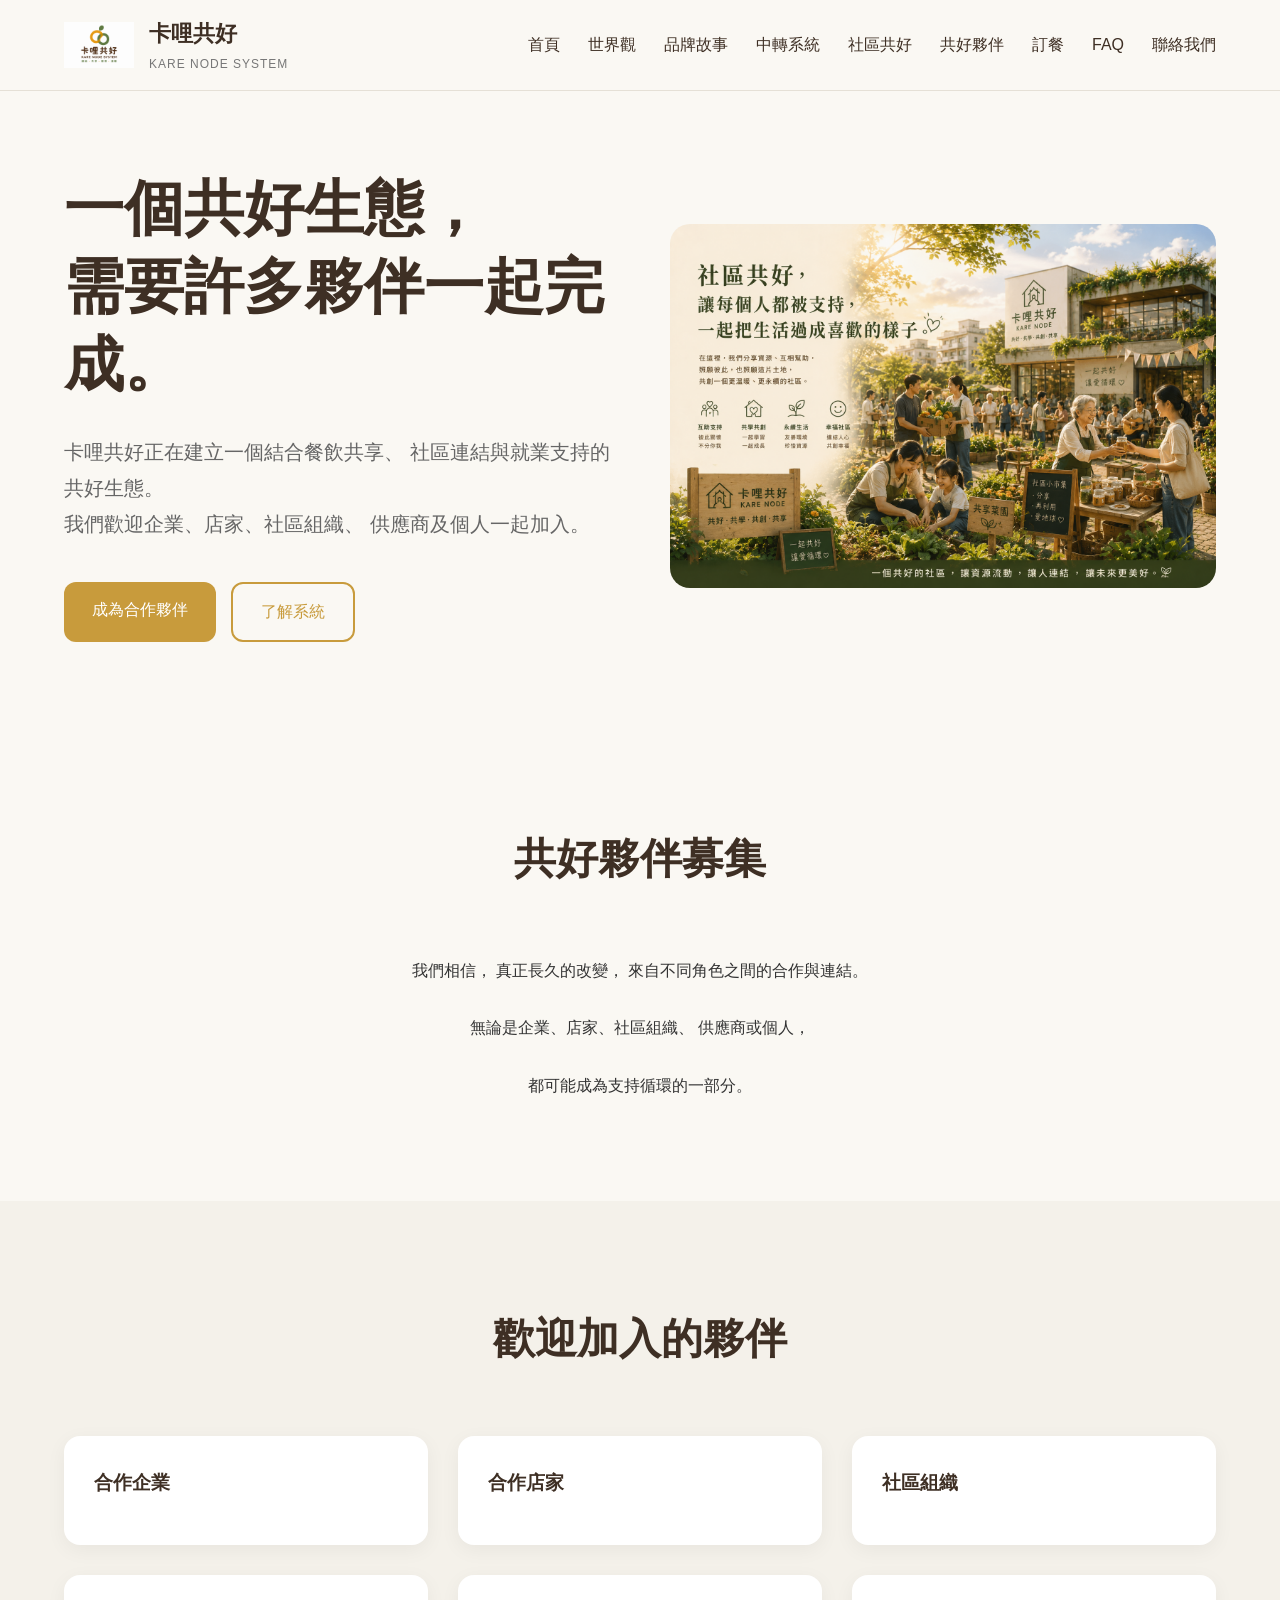
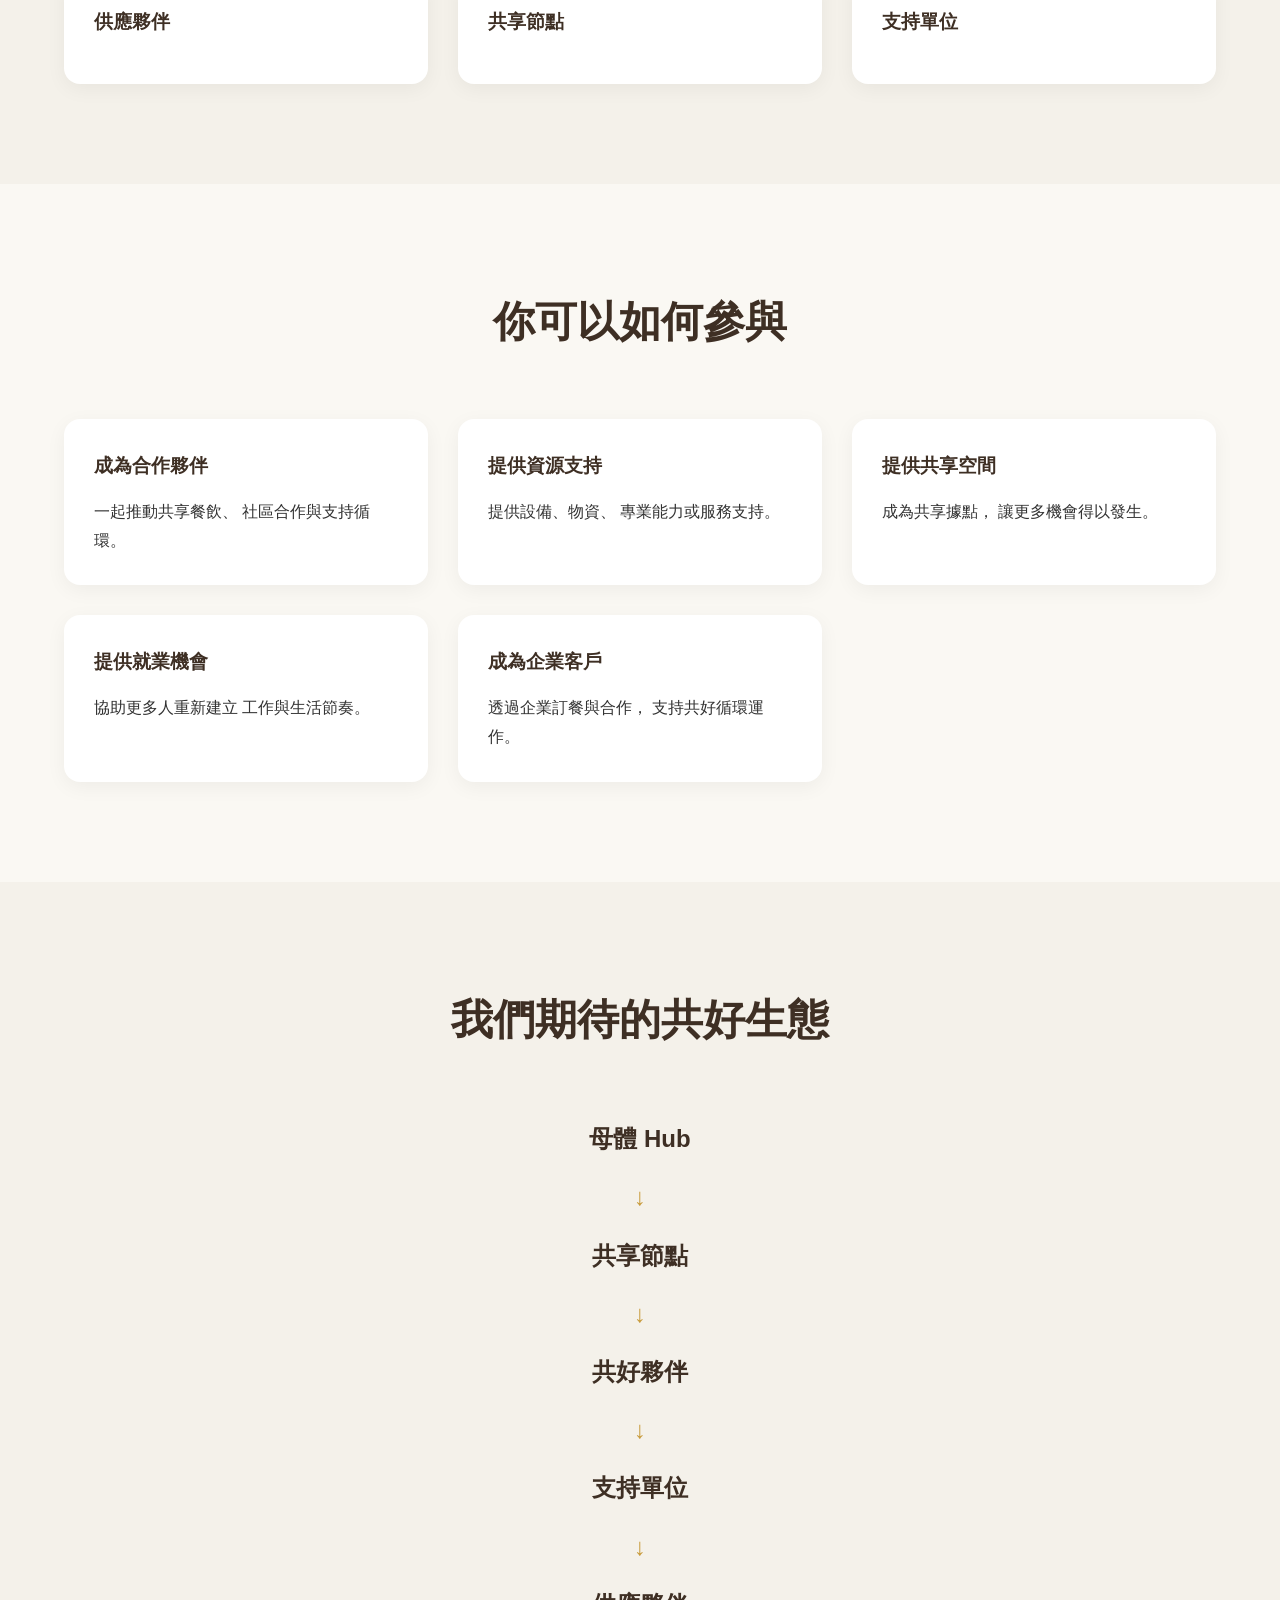
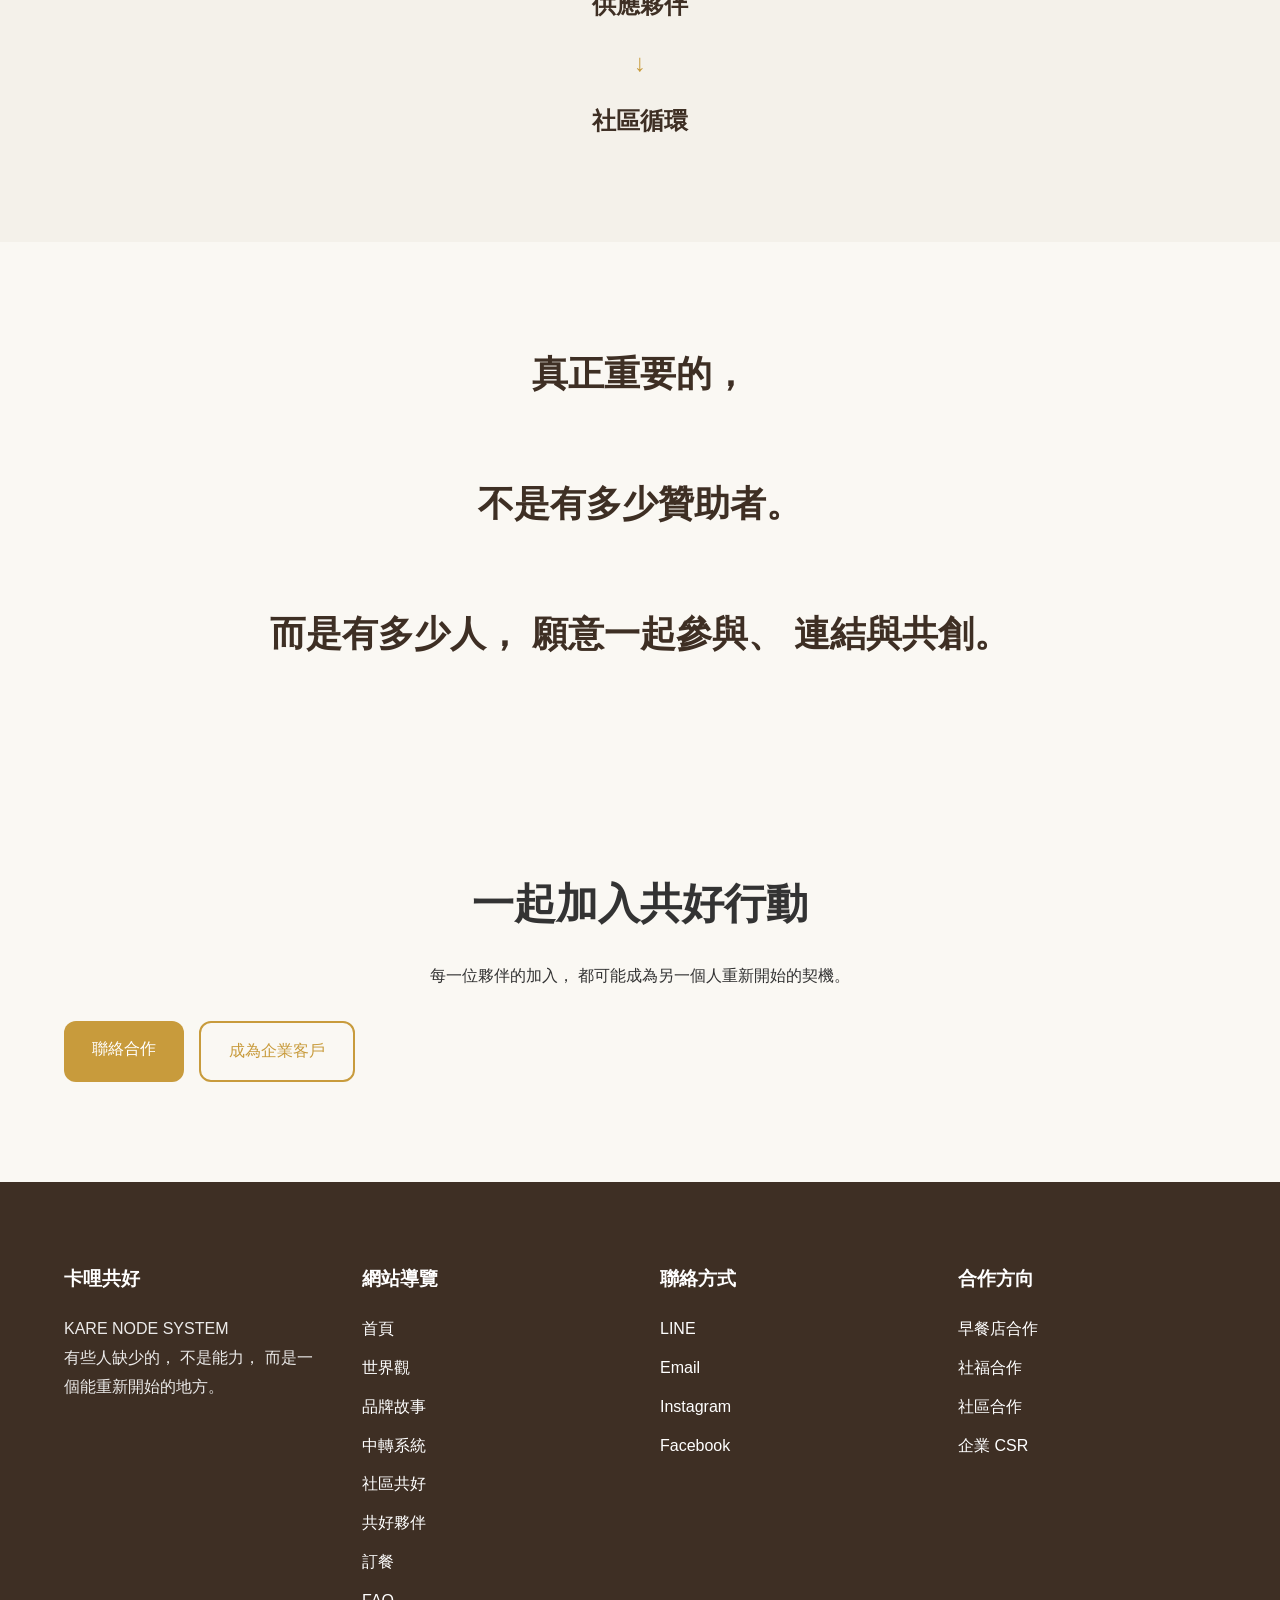
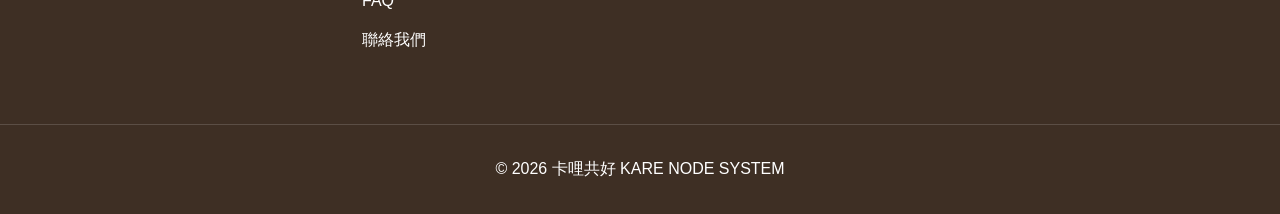
<file: partners.html>
<!DOCTYPE html>
<html lang="zh-Hant">
<head>
    <meta charset="UTF-8">
    <meta name="viewport" content="width=device-width, initial-scale=1.0">

    <title>共好夥伴｜卡哩共好 KARE NODE SYSTEM</title>

    <meta name="description" content="一起讓每一份餐點創造更多價值，歡迎企業、店家、社區組織、供應商及個人加入卡哩共好生態。">

    <meta name="keywords" content="卡哩共好,共好夥伴,KARE NODE SYSTEM,共享型生活中轉系統,合作夥伴,共創夥伴">

    <link
        rel="icon"
        type="image/png"
        href="images/favicon.png"
    >

    <link rel="stylesheet" href="css/style.css">
    <link rel="stylesheet" href="css/responsive.css">
</head>

<body>

    <!-- Header -->

    <header class="site-header">

        <div class="container header-container">

            <div class="logo-area">

                <a href="index.html" class="brand-link">

                    <img
                        src="images/logo-v1.png"
                        alt="卡哩共好 KARE NODE SYSTEM"
                        class="site-logo"
                    >

                    <div class="brand-text">
                        <h1>卡哩共好</h1>
                        <p>KARE NODE SYSTEM</p>
                    </div>

                </a>

            </div>

            <nav class="desktop-nav">

                <ul>
                    <li><a href="index.html">首頁</a></li>
                    <li><a href="worldview.html">世界觀</a></li>
                    <li><a href="story.html">品牌故事</a></li>
                    <li><a href="system.html">中轉系統</a></li>
                    <li><a href="community.html">社區共好</a></li>
                    <li><a href="partners.html">共好夥伴</a></li>
                    <li><a href="order.html">訂餐</a></li>
                    <li><a href="faq.html">FAQ</a></li>
                    <li><a href="contact.html">聯絡我們</a></li>
                </ul>

            </nav>

            <button class="menu-toggle">
                ☰
            </button>

        </div>

    </header>

    <!-- Hero -->

    <section class="hero">

        <div class="container hero-container">

            <div class="hero-content">

                <h2>
                    一個共好生態，
                    <br>
                    需要許多夥伴一起完成。
                </h2>

                <p>
                    卡哩共好正在建立一個結合餐飲共享、
                    社區連結與就業支持的共好生態。
                    <br>
                    我們歡迎企業、店家、社區組織、
                    供應商及個人一起加入。
                </p>

                <div class="hero-buttons">

                    <a href="contact.html" class="btn btn-primary">
                        成為合作夥伴
                    </a>

                    <a href="system.html" class="btn btn-secondary">
                        了解系統
                    </a>

                </div>

            </div>

            <div class="hero-image">

                <img
                    src="images/community-hero-v1.png"
                    alt="卡哩共好共好夥伴"
                    class="hero-img"
                >

            </div>

        </div>

    </section>

    <!-- Partner Vision -->

    <section class="section">

        <div class="container">

            <div class="section-title">
                <h2>共好夥伴募集</h2>
            </div>

            <p class="center-text">

                我們相信，
                真正長久的改變，
                來自不同角色之間的合作與連結。

                <br><br>

                無論是企業、店家、社區組織、
                供應商或個人，

                <br><br>

                都可能成為支持循環的一部分。

            </p>

        </div>

    </section>

    <!-- Partner Types -->

    <section class="section bg-light">

        <div class="container">

            <div class="section-title">
                <h2>歡迎加入的夥伴</h2>
            </div>

            <div class="card-grid">

                <div class="card">
                    <h3>合作企業</h3>
                </div>

                <div class="card">
                    <h3>合作店家</h3>
                </div>

                <div class="card">
                    <h3>社區組織</h3>
                </div>

                <div class="card">
                    <h3>供應夥伴</h3>
                </div>

                <div class="card">
                    <h3>共享節點</h3>
                </div>

                <div class="card">
                    <h3>支持單位</h3>
                </div>

            </div>

        </div>

    </section>

    <!-- Five Actions -->

    <section class="section">

        <div class="container">

            <div class="section-title">
                <h2>你可以如何參與</h2>
            </div>

            <div class="card-grid">

                <div class="card">

                    <h3>成為合作夥伴</h3>

                    <p>
                        一起推動共享餐飲、
                        社區合作與支持循環。
                    </p>

                </div>

                <div class="card">

                    <h3>提供資源支持</h3>

                    <p>
                        提供設備、物資、
                        專業能力或服務支持。
                    </p>

                </div>

                <div class="card">

                    <h3>提供共享空間</h3>

                    <p>
                        成為共享據點，
                        讓更多機會得以發生。
                    </p>

                </div>

                <div class="card">

                    <h3>提供就業機會</h3>

                    <p>
                        協助更多人重新建立
                        工作與生活節奏。
                    </p>

                </div>

                <div class="card">

                    <h3>成為企業客戶</h3>

                    <p>
                        透過企業訂餐與合作，
                        支持共好循環運作。
                    </p>

                </div>

            </div>

        </div>

    </section>

    <!-- Ecosystem -->

    <section class="section bg-light">

        <div class="container">

            <div class="section-title">
                <h2>我們期待的共好生態</h2>
            </div>

            <div class="system-flow">

                <div>母體 Hub</div>
                <span>↓</span>

                <div>共享節點</div>
                <span>↓</span>

                <div>共好夥伴</div>
                <span>↓</span>

                <div>支持單位</div>
                <span>↓</span>

                <div>供應夥伴</div>
                <span>↓</span>

                <div>社區循環</div>

            </div>

        </div>

    </section>

    <!-- Belief -->

    <section class="section">

        <div class="container">

            <blockquote>

                真正重要的，
                <br><br>

                不是有多少贊助者。
                <br><br>

                而是有多少人，
                願意一起參與、
                連結與共創。

            </blockquote>

        </div>

    </section>

    <!-- CTA -->

    <section class="section cta-section">

        <div class="container">

            <h2>一起加入共好行動</h2>

            <p>
                每一位夥伴的加入，
                都可能成為另一個人重新開始的契機。
            </p>

            <div class="hero-buttons">

                <a href="contact.html" class="btn btn-primary">
                    聯絡合作
                </a>

                <a href="order.html" class="btn btn-secondary">
                    成為企業客戶
                </a>

            </div>

        </div>

    </section>

    <!-- Footer -->

    <footer class="site-footer">

        <div class="container footer-container">

            <div>

                <h3>卡哩共好</h3>

                <p>KARE NODE SYSTEM</p>

                <p>
                    有些人缺少的，
                    不是能力，
                    而是一個能重新開始的地方。
                </p>

            </div>

            <div>

                <h3>網站導覽</h3>

                <ul>
                    <li><a href="index.html">首頁</a></li>
                    <li><a href="worldview.html">世界觀</a></li>
                    <li><a href="story.html">品牌故事</a></li>
                    <li><a href="system.html">中轉系統</a></li>
                    <li><a href="community.html">社區共好</a></li>
                    <li><a href="partners.html">共好夥伴</a></li>
                    <li><a href="order.html">訂餐</a></li>
                    <li><a href="faq.html">FAQ</a></li>
                    <li><a href="contact.html">聯絡我們</a></li>
                </ul>

            </div>

            <div>

                <h3>聯絡方式</h3>

                <ul>
                    <li>LINE</li>
                    <li>Email</li>
                    <li>Instagram</li>
                    <li>Facebook</li>
                </ul>

            </div>

            <div>

                <h3>合作方向</h3>

                <ul>
                    <li>早餐店合作</li>
                    <li>社福合作</li>
                    <li>社區合作</li>
                    <li>企業 CSR</li>
                </ul>

            </div>

        </div>

        <div class="copyright">
            © 2026 卡哩共好 KARE NODE SYSTEM
        </div>

    </footer>

    <script src="js/menu.js"></script>

</body>
</html>
</file>
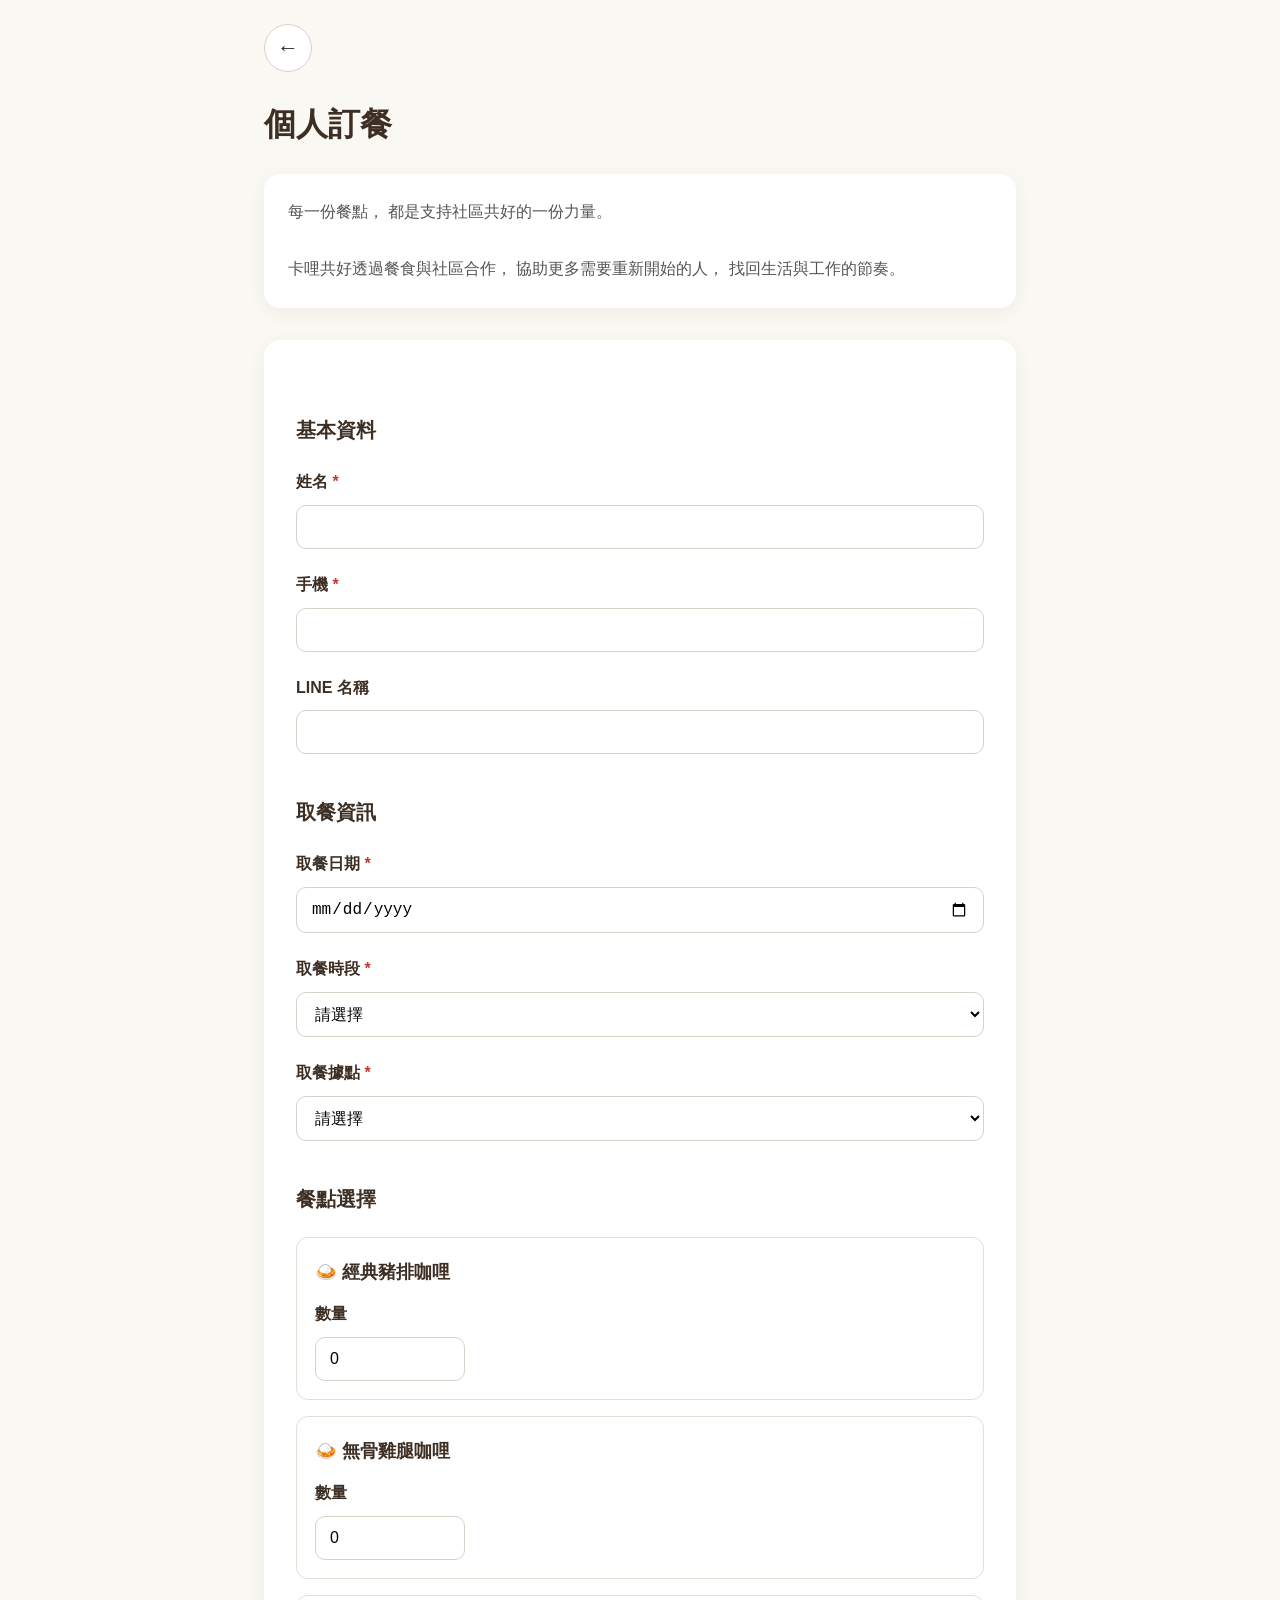
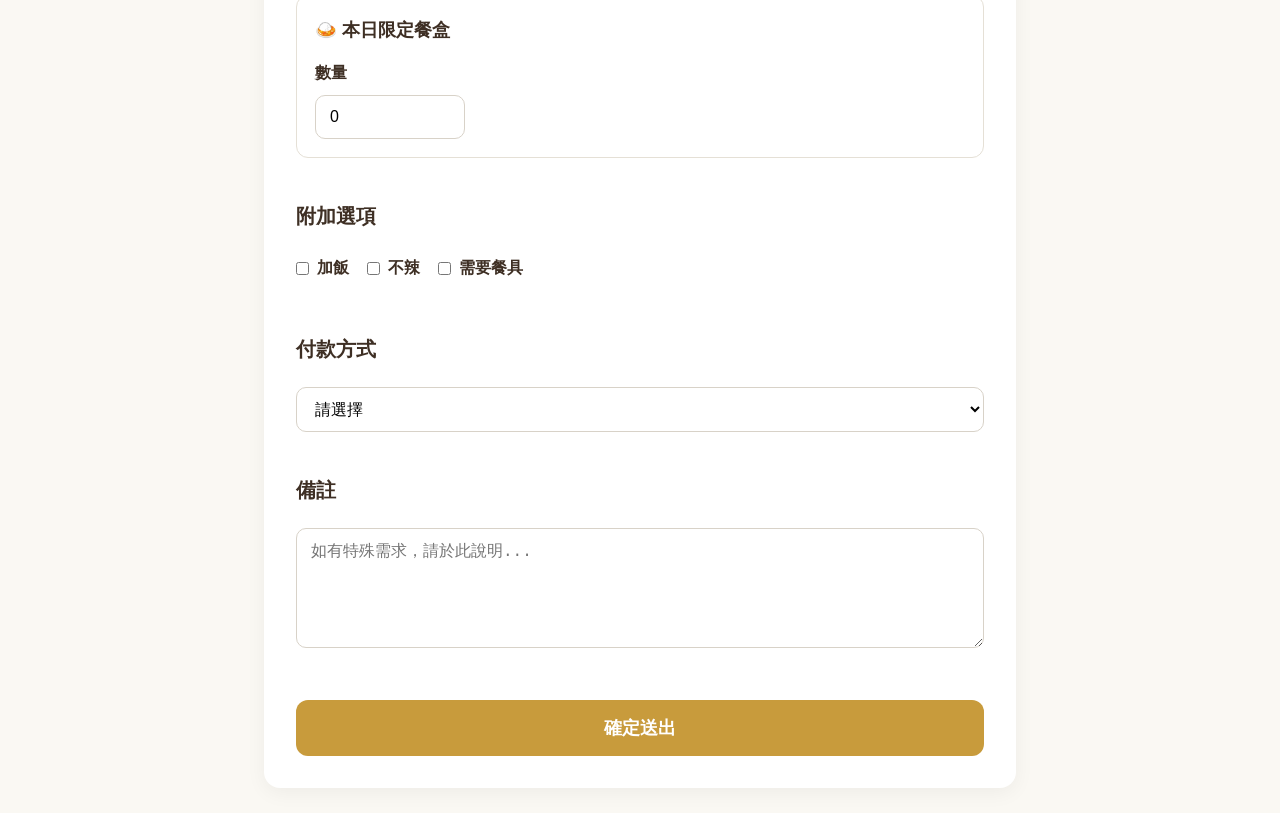
<file: personal-order.html>
<!DOCTYPE html>
<html lang="zh-Hant">
<head>
<meta charset="UTF-8">
<meta name="viewport" content="width=device-width, initial-scale=1.0">

<title>個人訂餐｜卡哩共好</title>

<meta name="description" content="卡哩共好個人訂餐">

<style>

*{
    margin:0;
    padding:0;
    box-sizing:border-box;
}

body{
    font-family:"Noto Sans TC",sans-serif;
    background:#FAF8F3;
    color:#333;
    line-height:1.8;
}

.container{
    max-width:800px;
    margin:auto;
    padding:24px;
}

.back-link{

    display:inline-flex;
    align-items:center;
    justify-content:center;

    width:48px;
    height:48px;

    border:1px solid #D8D2C8;
    border-radius:50%;

    text-decoration:none;

    color:#3E2F24;

    font-size:22px;

    margin-bottom:24px;

    background:#FFF;

}

.back-link:hover{
    background:#F4F1EA;
}

h1{
    color:#3E2F24;
    margin-bottom:20px;
    font-size:32px;
}

.intro{

    background:#FFF;

    padding:24px;

    border-radius:16px;

    margin-bottom:32px;

    color:#555;

    box-shadow:0 5px 20px rgba(0,0,0,0.05);

}

.form-wrapper{

    background:#FFF;

    padding:32px;

    border-radius:16px;

    box-shadow:0 5px 20px rgba(0,0,0,0.05);

}

.form-group{
    margin-bottom:22px;
}

label{
    display:block;
    margin-bottom:8px;
    font-weight:600;
    color:#3E2F24;
}

input,
select,
textarea{

    width:100%;

    padding:12px 14px;

    border:1px solid #D8D2C8;

    border-radius:10px;

    font-size:16px;

    background:#FFF;

}

textarea{
    min-height:120px;
    resize:vertical;
}

.checkbox-group{

    display:flex;
    flex-wrap:wrap;
    gap:18px;

}

.checkbox-item{

    display:flex;
    align-items:center;
    gap:8px;

}

.checkbox-item input{
    width:auto;
}

.section-title{

    margin-top:40px;
    margin-bottom:20px;

    font-size:20px;
    font-weight:700;

    color:#3E2F24;

}

.menu-card{

    border:1px solid #E5E0D6;

    border-radius:12px;

    padding:18px;

    margin-bottom:16px;

}

.menu-card h3{

    font-size:18px;

    margin-bottom:12px;

    color:#3E2F24;

}

.qty-input{
    max-width:150px;
}

.submit-btn{

    width:100%;

    margin-top:20px;

    padding:16px;

    border:none;

    border-radius:12px;

    background:#C89B3C;

    color:#FFF;

    font-size:18px;

    font-weight:700;

    cursor:pointer;

}

.submit-btn:hover{
    opacity:0.9;
}

.required{
    color:#C0392B;
}

@media(max-width:768px){

    .container{
        padding:20px;
    }

    .form-wrapper{
        padding:24px;
    }

    h1{
        font-size:28px;
    }

}

</style>
</head>

<body>

<div class="container">

    <a
        href="order-form.html"
        class="back-link"
        aria-label="返回上一頁"
        title="返回上一頁"
    >
        ←
    </a>

    <h1>個人訂餐</h1>

    <div class="intro">

        每一份餐點，
        都是支持社區共好的一份力量。

        <br><br>

        卡哩共好透過餐食與社區合作，
        協助更多需要重新開始的人，
        找回生活與工作的節奏。

    </div>

    <div class="form-wrapper">

        <form id="personalOrderForm">

            <div class="section-title">
                基本資料
            </div>

            <div class="form-group">
                <label>姓名 <span class="required">*</span></label>
                <input type="text" name="name" required>
            </div>

            <div class="form-group">
                <label>手機 <span class="required">*</span></label>
                <input type="tel" name="phone" required>
            </div>

            <div class="form-group">
                <label>LINE 名稱</label>
                <input type="text" name="line_name">
            </div>

            <div class="section-title">
                取餐資訊
            </div>

            <div class="form-group">
                <label>取餐日期 <span class="required">*</span></label>
                <input type="date" name="pickup_date" required>
            </div>

            <div class="form-group">
                <label>取餐時段 <span class="required">*</span></label>
                <select name="pickup_time" required>
                    <option value="">請選擇</option>
                    <option>11:30</option>
                    <option>11:45</option>
                    <option>12:00</option>
                    <option>12:15</option>
                    <option>12:30</option>
                    <option>12:45</option>
                    <option>13:00</option>
                </select>
            </div>

            <div class="form-group">
                <label>取餐據點 <span class="required">*</span></label>
                <select name="pickup_node" required>
                    <option value="">請選擇</option>
                    <option>亞東醫院</option>
                    <option>板橋站</option>
                    <option>其他指定據點</option>
                </select>
            </div>

            <div class="section-title">
                餐點選擇
            </div>

            <div class="menu-card">

                <h3>🍛 經典豬排咖哩</h3>

                <label>數量</label>

                <input
                    type="number"
                    min="0"
                    value="0"
                    class="qty-input"
                    name="pork_curry_qty"
                >

            </div>

            <div class="menu-card">

                <h3>🍛 無骨雞腿咖哩</h3>

                <label>數量</label>

                <input
                    type="number"
                    min="0"
                    value="0"
                    class="qty-input"
                    name="chicken_curry_qty"
                >

            </div>

            <div class="menu-card">

                <h3>🍛 本日限定餐盒</h3>

                <label>數量</label>

                <input
                    type="number"
                    min="0"
                    value="0"
                    class="qty-input"
                    name="daily_special_qty"
                >

            </div>

            <div class="section-title">
                附加選項
            </div>

            <div class="checkbox-group">

                <label class="checkbox-item">
                    <input type="checkbox" name="extra_rice">
                    加飯
                </label>

                <label class="checkbox-item">
                    <input type="checkbox" name="no_spicy">
                    不辣
                </label>

                <label class="checkbox-item">
                    <input type="checkbox" name="need_cutlery">
                    需要餐具
                </label>

            </div>

            <div class="section-title">
                付款方式
            </div>

            <div class="form-group">

                <select name="payment_method">

                    <option value="">請選擇</option>

                    <option>現金</option>

                    <option>LINE Pay</option>

                </select>

            </div>

            <div class="section-title">
                備註
            </div>

            <div class="form-group">

                <textarea
                    name="remark"
                    placeholder="如有特殊需求，請於此說明..."
                ></textarea>

            </div>

            <button
                type="submit"
                class="submit-btn"
            >
                確定送出
            </button>

        </form>

    </div>

</div>

<script>

/* const WEB_APP_URL =
"https://script.google.com/macros/s/AKfycbyrn7t13kIR-pItz22f_zZjg-_Uk8n2ziAjJuAzb2UzM1_lNMxLSd3leqTmoi9VPVSo/exec"; */

const WEB_APP_URL =
"https://script.google.com/macros/s/AKfycbydkuYYK9nokEHeazKTrYQhvxjl_vmN1QaVS1PwVU-uiC0sC-C3cN4u9ZxEpL_Ax7aK/exec";

document
.getElementById("personalOrderForm")
.addEventListener("submit", async function(e){

    e.preventDefault();

    const form = e.target;

    const data = {

        order_type : "personal",

        name : form.name.value,
        phone : form.phone.value,
        line_name : form.line_name.value,

        company_name : "",
        contact_name : "",

        pickup_date : form.pickup_date.value,
        pickup_time : form.pickup_time.value,
        pickup_node : form.pickup_node.value,

        pork_qty : form.pork_curry_qty.value,
        chicken_qty : form.chicken_curry_qty.value,
        daily_qty : form.daily_special_qty.value,

        extra_rice : form.extra_rice.checked,
        no_spicy : form.no_spicy.checked,
        need_cutlery : form.need_cutlery.checked,

        payment_method : form.payment_method.value,

        remark : form.remark.value

    };

    try {

        const response = await fetch(
            WEB_APP_URL,
            {
                method : "POST",
                body : JSON.stringify(data)
            }
        );

        const result = await response.json();

        if(result.success){

            alert(
                "訂單送出成功\n\n訂單編號：" +
                result.order_id
            );

            form.reset();

        } else {

            alert("送出失敗");

        }

    } catch(error){

        console.error(error);

        alert("系統發生錯誤");

    }

});

</script>

</body>
</html>
</file>
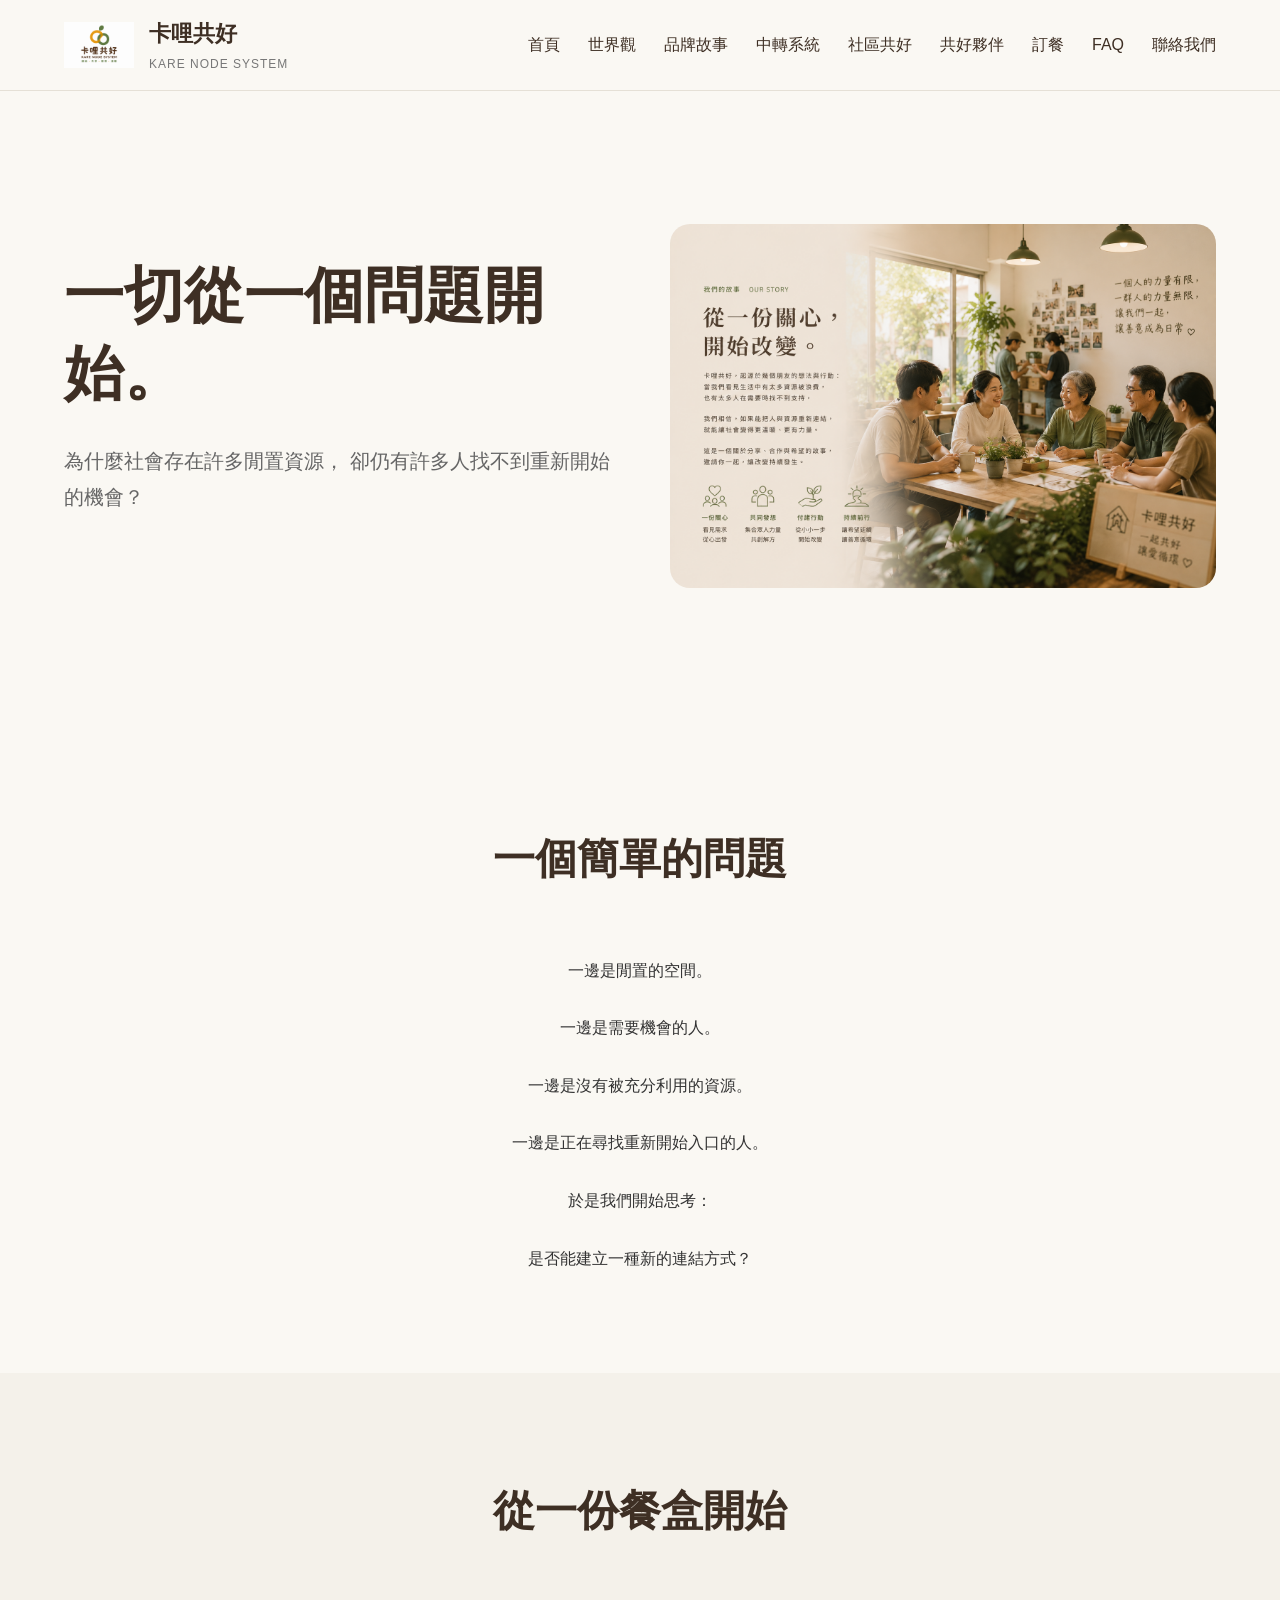
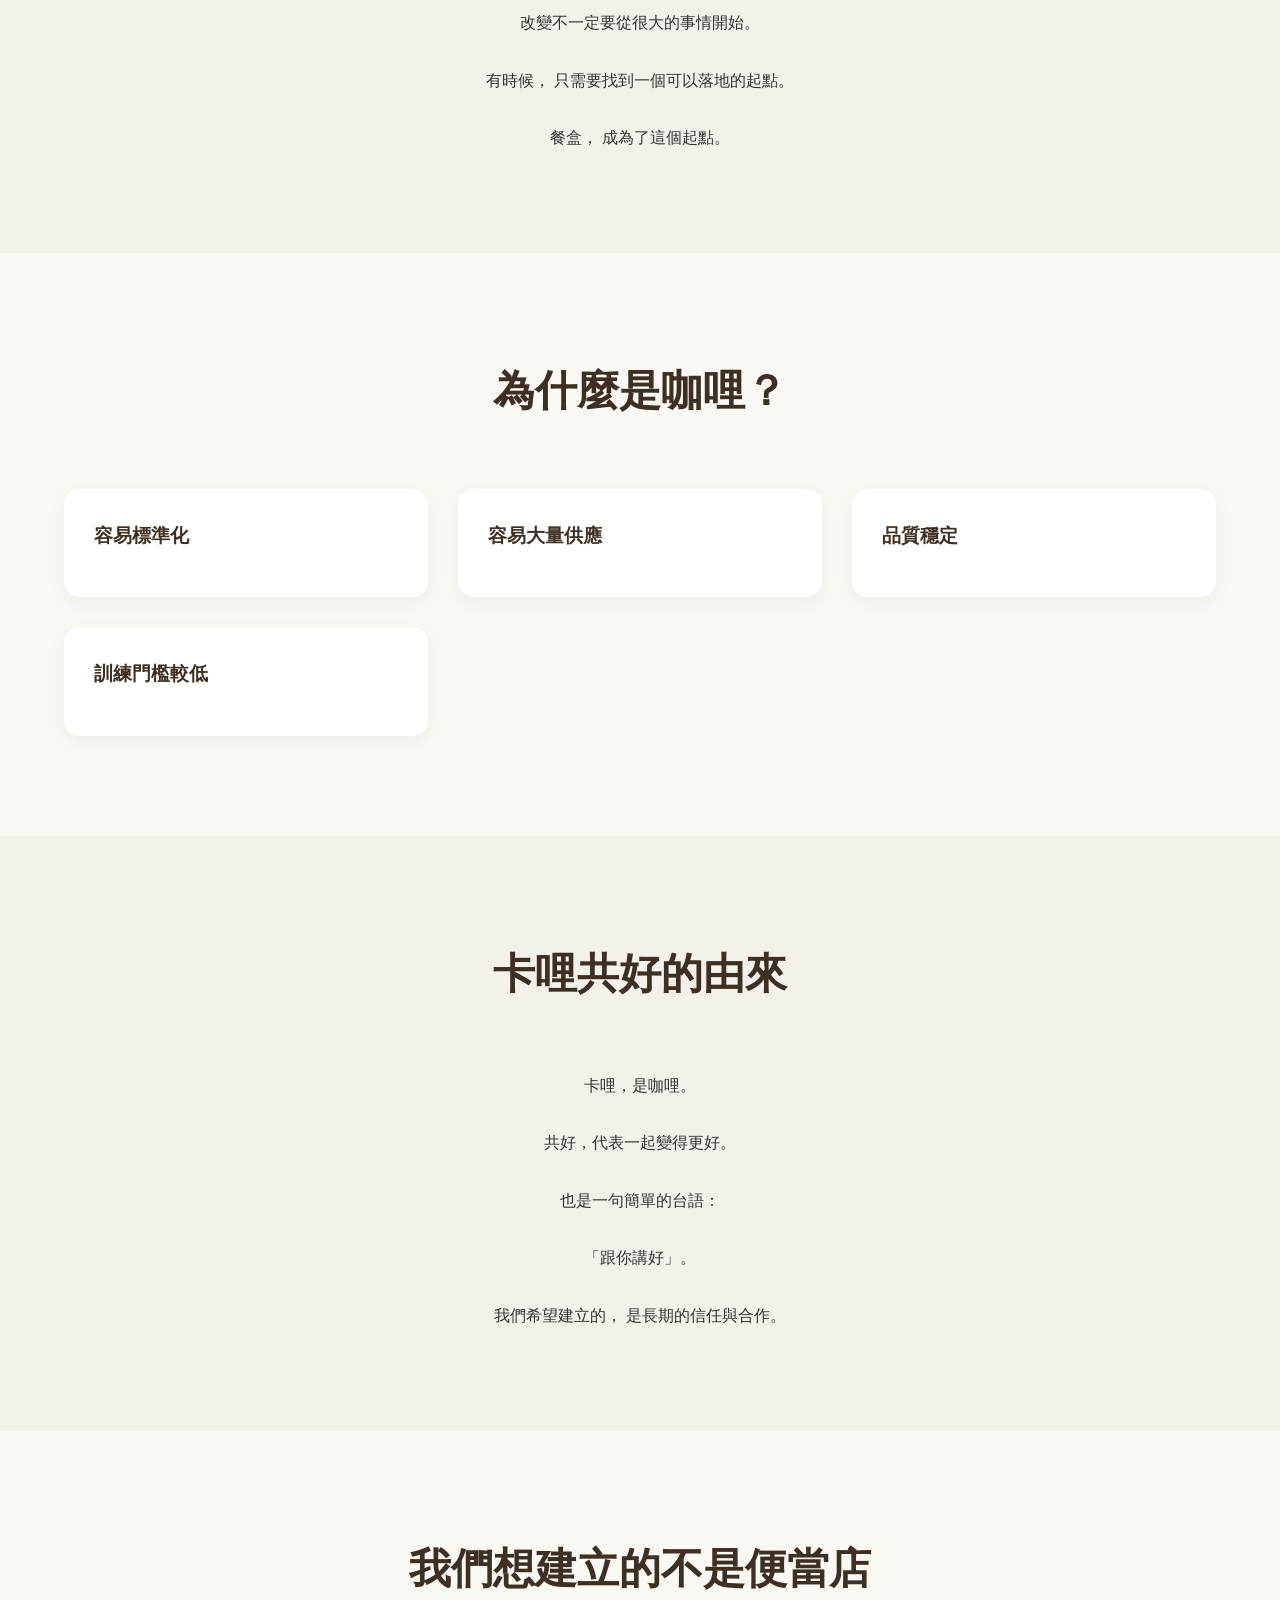
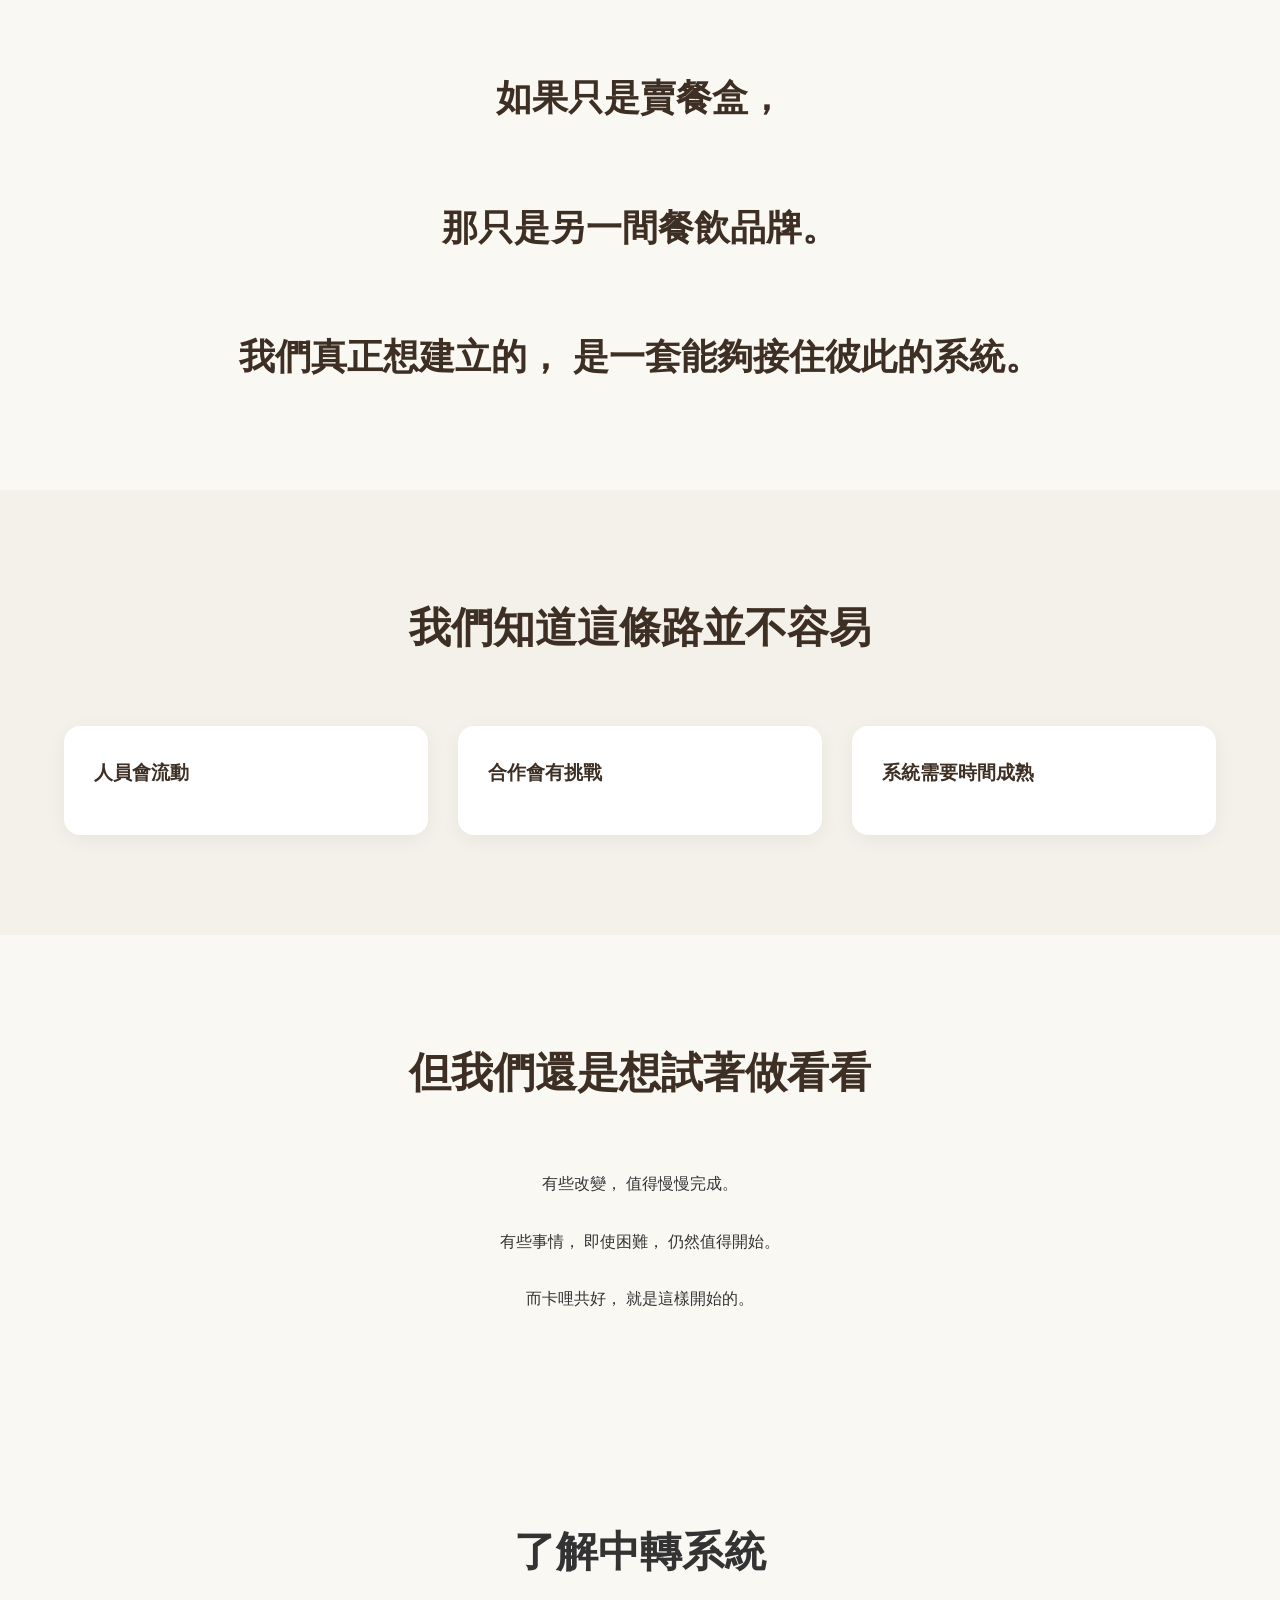
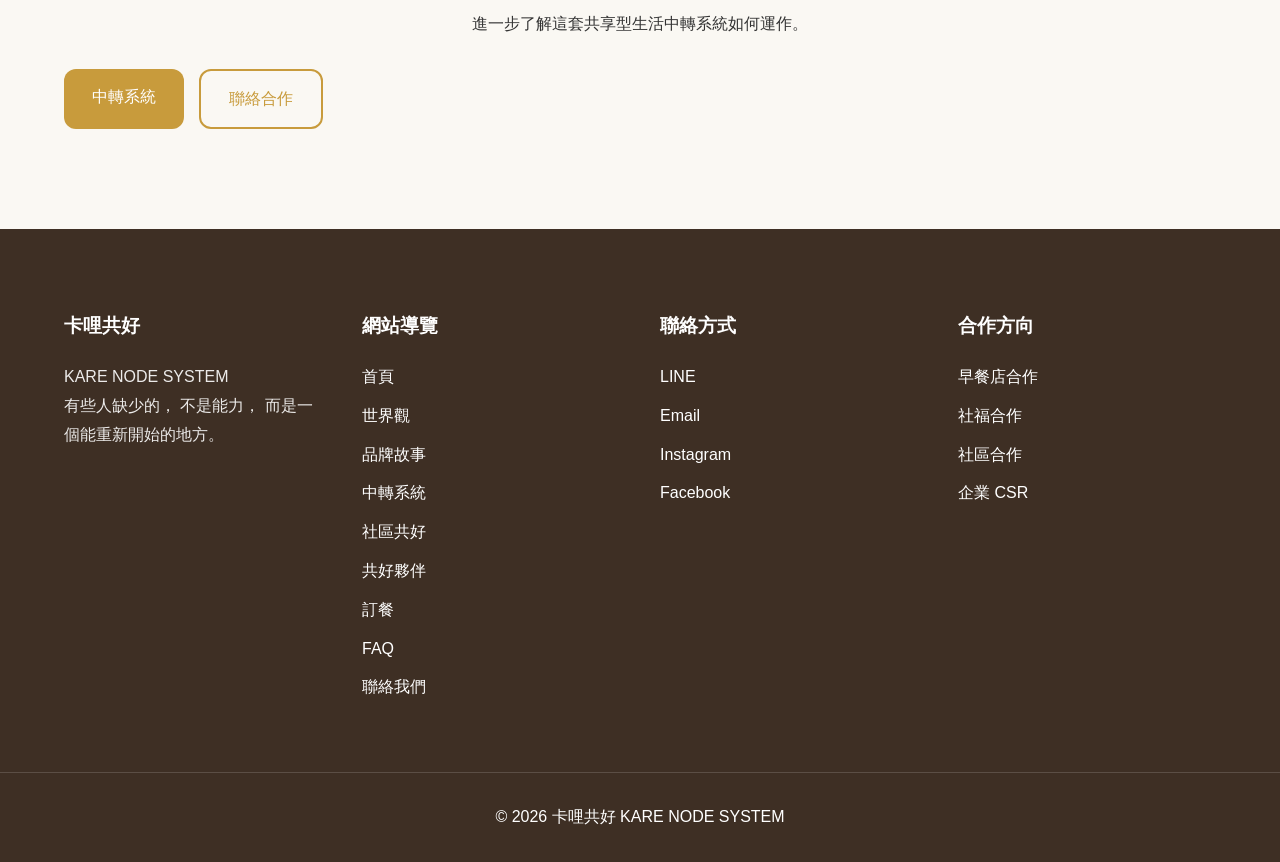
<file: story.html>
<!DOCTYPE html>
<html lang="zh-Hant">
<head>
    <meta charset="UTF-8">
    <meta name="viewport" content="width=device-width, initial-scale=1.0">

    <title>品牌故事｜卡哩共好 KARE NODE SYSTEM</title>

    <meta name="description" content="了解卡哩共好的起點，以及共享型生活中轉系統背後的故事。">

    <meta name="keywords" content="卡哩共好,品牌故事,KARE NODE SYSTEM,共享型生活中轉系統,社會創新">

    <link
        rel="icon"
        type="image/png"
        href="images/favicon.png"
    >

    <link rel="stylesheet" href="css/style.css">
    <link rel="stylesheet" href="css/responsive.css">
</head>

<body>

    <!-- Header -->

    <header class="site-header">

        <div class="container header-container">

            <div class="logo-area">

                <a href="index.html" class="brand-link">

                    <img
                        src="images/logo-v1.png"
                        alt="卡哩共好 KARE NODE SYSTEM"
                        class="site-logo"
                    >

                    <div class="brand-text">
                        <h1>卡哩共好</h1>
                        <p>KARE NODE SYSTEM</p>
                    </div>

                </a>

            </div>

            <nav class="desktop-nav">

                <ul>
                    <li><a href="index.html">首頁</a></li>
                    <li><a href="worldview.html">世界觀</a></li>
                    <li><a href="story.html">品牌故事</a></li>
                    <li><a href="system.html">中轉系統</a></li>
                    <li><a href="community.html">社區共好</a></li>
                    <li><a href="partners.html">共好夥伴</a></li>
                    <li><a href="order.html">訂餐</a></li>
                    <li><a href="faq.html">FAQ</a></li>
                    <li><a href="contact.html">聯絡我們</a></li>
                </ul>

            </nav>

            <button class="menu-toggle">
                ☰
            </button>

        </div>

    </header>

    <!-- Hero -->

    <section class="hero">

        <div class="container hero-container">

            <div class="hero-content">

                <h2>
                    一切從一個問題開始。
                </h2>

                <p>
                    為什麼社會存在許多閒置資源，
                    卻仍有許多人找不到重新開始的機會？
                </p>

            </div>

            <div class="hero-image">

                <img
                    src="images/story-hero-v1.png"
                    alt="卡哩共好品牌故事"
                    class="hero-img"
                >

            </div>

        </div>

    </section>

    <!-- A Simple Question -->

    <section class="section">

        <div class="container">

            <div class="section-title">
                <h2>一個簡單的問題</h2>
            </div>

            <p class="center-text">

                一邊是閒置的空間。

                <br><br>

                一邊是需要機會的人。

                <br><br>

                一邊是沒有被充分利用的資源。

                <br><br>

                一邊是正在尋找重新開始入口的人。

                <br><br>

                於是我們開始思考：

                <br><br>

                是否能建立一種新的連結方式？

            </p>

        </div>

    </section>

    <!-- Start With A Meal -->

    <section class="section bg-light">

        <div class="container">

            <div class="section-title">
                <h2>從一份餐盒開始</h2>
            </div>

            <p class="center-text">

                改變不一定要從很大的事情開始。

                <br><br>

                有時候，

                只需要找到一個可以落地的起點。

                <br><br>

                餐盒，

                成為了這個起點。

            </p>

        </div>

    </section>

    <!-- Why Curry -->

    <section class="section">

        <div class="container">

            <div class="section-title">
                <h2>為什麼是咖哩？</h2>
            </div>

            <div class="card-grid">

                <div class="card">
                    <h3>容易標準化</h3>
                </div>

                <div class="card">
                    <h3>容易大量供應</h3>
                </div>

                <div class="card">
                    <h3>品質穩定</h3>
                </div>

                <div class="card">
                    <h3>訓練門檻較低</h3>
                </div>

            </div>

        </div>

    </section>

    <!-- Name Origin -->

    <section class="section bg-light">

        <div class="container">

            <div class="section-title">
                <h2>卡哩共好的由來</h2>
            </div>

            <p class="center-text">

                卡哩，是咖哩。

                <br><br>

                共好，代表一起變得更好。

                <br><br>

                也是一句簡單的台語：

                <br><br>

                「跟你講好」。

                <br><br>

                我們希望建立的，

                是長期的信任與合作。

            </p>

        </div>

    </section>

    <!-- Not A Restaurant -->

    <section class="section">

        <div class="container">

            <div class="section-title">
                <h2>我們想建立的不是便當店</h2>
            </div>

            <blockquote>

                如果只是賣餐盒，

                <br><br>

                那只是另一間餐飲品牌。

                <br><br>

                我們真正想建立的，

                是一套能夠接住彼此的系統。

            </blockquote>

        </div>

    </section>

    <!-- Challenges -->

    <section class="section bg-light">

        <div class="container">

            <div class="section-title">
                <h2>我們知道這條路並不容易</h2>
            </div>

            <div class="card-grid">

                <div class="card">
                    <h3>人員會流動</h3>
                </div>

                <div class="card">
                    <h3>合作會有挑戰</h3>
                </div>

                <div class="card">
                    <h3>系統需要時間成熟</h3>
                </div>

            </div>

        </div>

    </section>

    <!-- Continue -->

    <section class="section">

        <div class="container">

            <div class="section-title">
                <h2>但我們還是想試著做看看</h2>
            </div>

            <p class="center-text">

                有些改變，

                值得慢慢完成。

                <br><br>

                有些事情，

                即使困難，

                仍然值得開始。

                <br><br>

                而卡哩共好，

                就是這樣開始的。

            </p>

        </div>

    </section>

    <!-- CTA -->

    <section class="section cta-section">

        <div class="container">

            <h2>了解中轉系統</h2>

            <p>
                進一步了解這套共享型生活中轉系統如何運作。
            </p>

            <div class="hero-buttons">

                <a href="system.html" class="btn btn-primary">
                    中轉系統
                </a>

                <a href="contact.html" class="btn btn-secondary">
                    聯絡合作
                </a>

            </div>

        </div>

    </section>

    <!-- Footer -->

    <footer class="site-footer">

        <div class="container footer-container">

            <div>

                <h3>卡哩共好</h3>

                <p>KARE NODE SYSTEM</p>

                <p>
                    有些人缺少的，
                    不是能力，
                    而是一個能重新開始的地方。
                </p>

            </div>

            <div>

                <h3>網站導覽</h3>

                <ul>
                    <li><a href="index.html">首頁</a></li>
                    <li><a href="worldview.html">世界觀</a></li>
                    <li><a href="story.html">品牌故事</a></li>
                    <li><a href="system.html">中轉系統</a></li>
                    <li><a href="community.html">社區共好</a></li>
                    <li><a href="partners.html">共好夥伴</a></li>
                    <li><a href="order.html">訂餐</a></li>
                    <li><a href="faq.html">FAQ</a></li>
                    <li><a href="contact.html">聯絡我們</a></li>
                </ul>

            </div>

            <div>

                <h3>聯絡方式</h3>

                <ul>
                    <li>LINE</li>
                    <li>Email</li>
                    <li>Instagram</li>
                    <li>Facebook</li>
                </ul>

            </div>

            <div>

                <h3>合作方向</h3>

                <ul>
                    <li>早餐店合作</li>
                    <li>社福合作</li>
                    <li>社區合作</li>
                    <li>企業 CSR</li>
                </ul>

            </div>

        </div>

        <div class="copyright">
            © 2026 卡哩共好 KARE NODE SYSTEM
        </div>

    </footer>

    <script src="js/menu.js"></script>

</body>
</html>
</file>
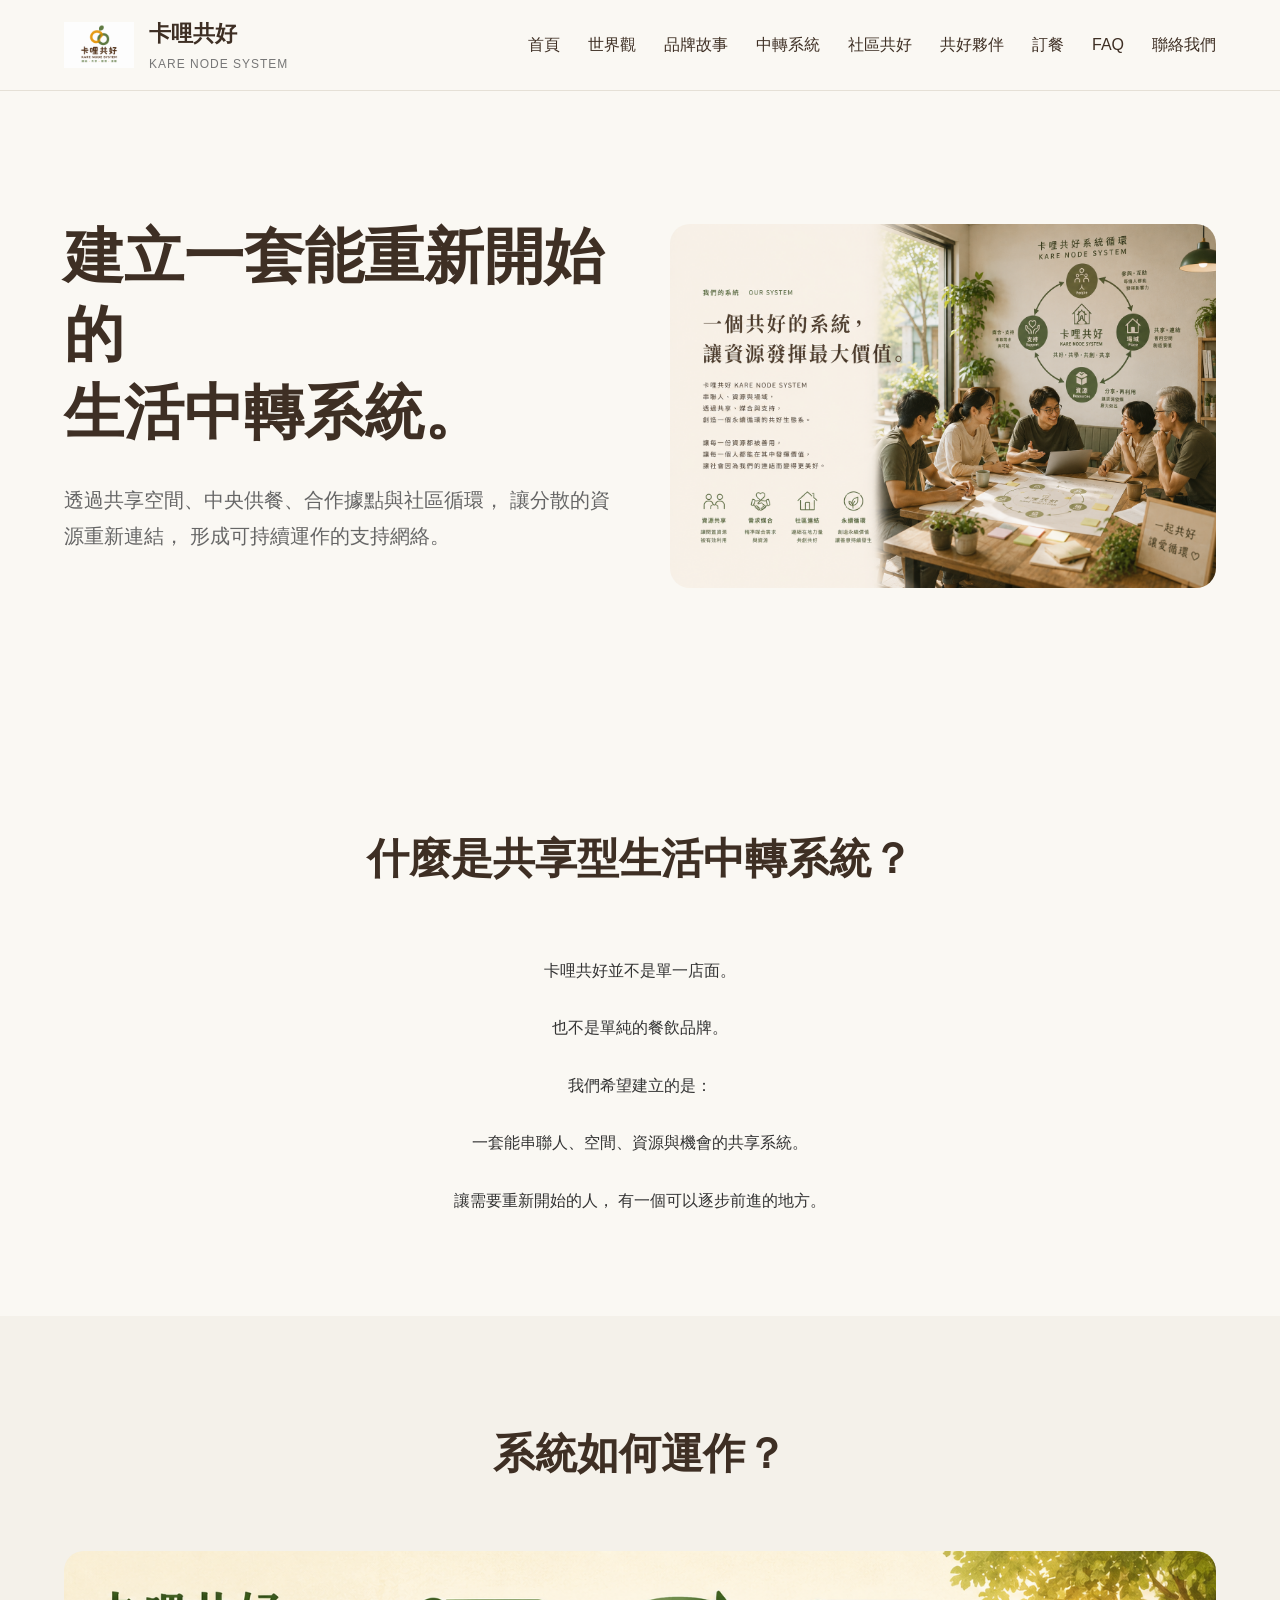
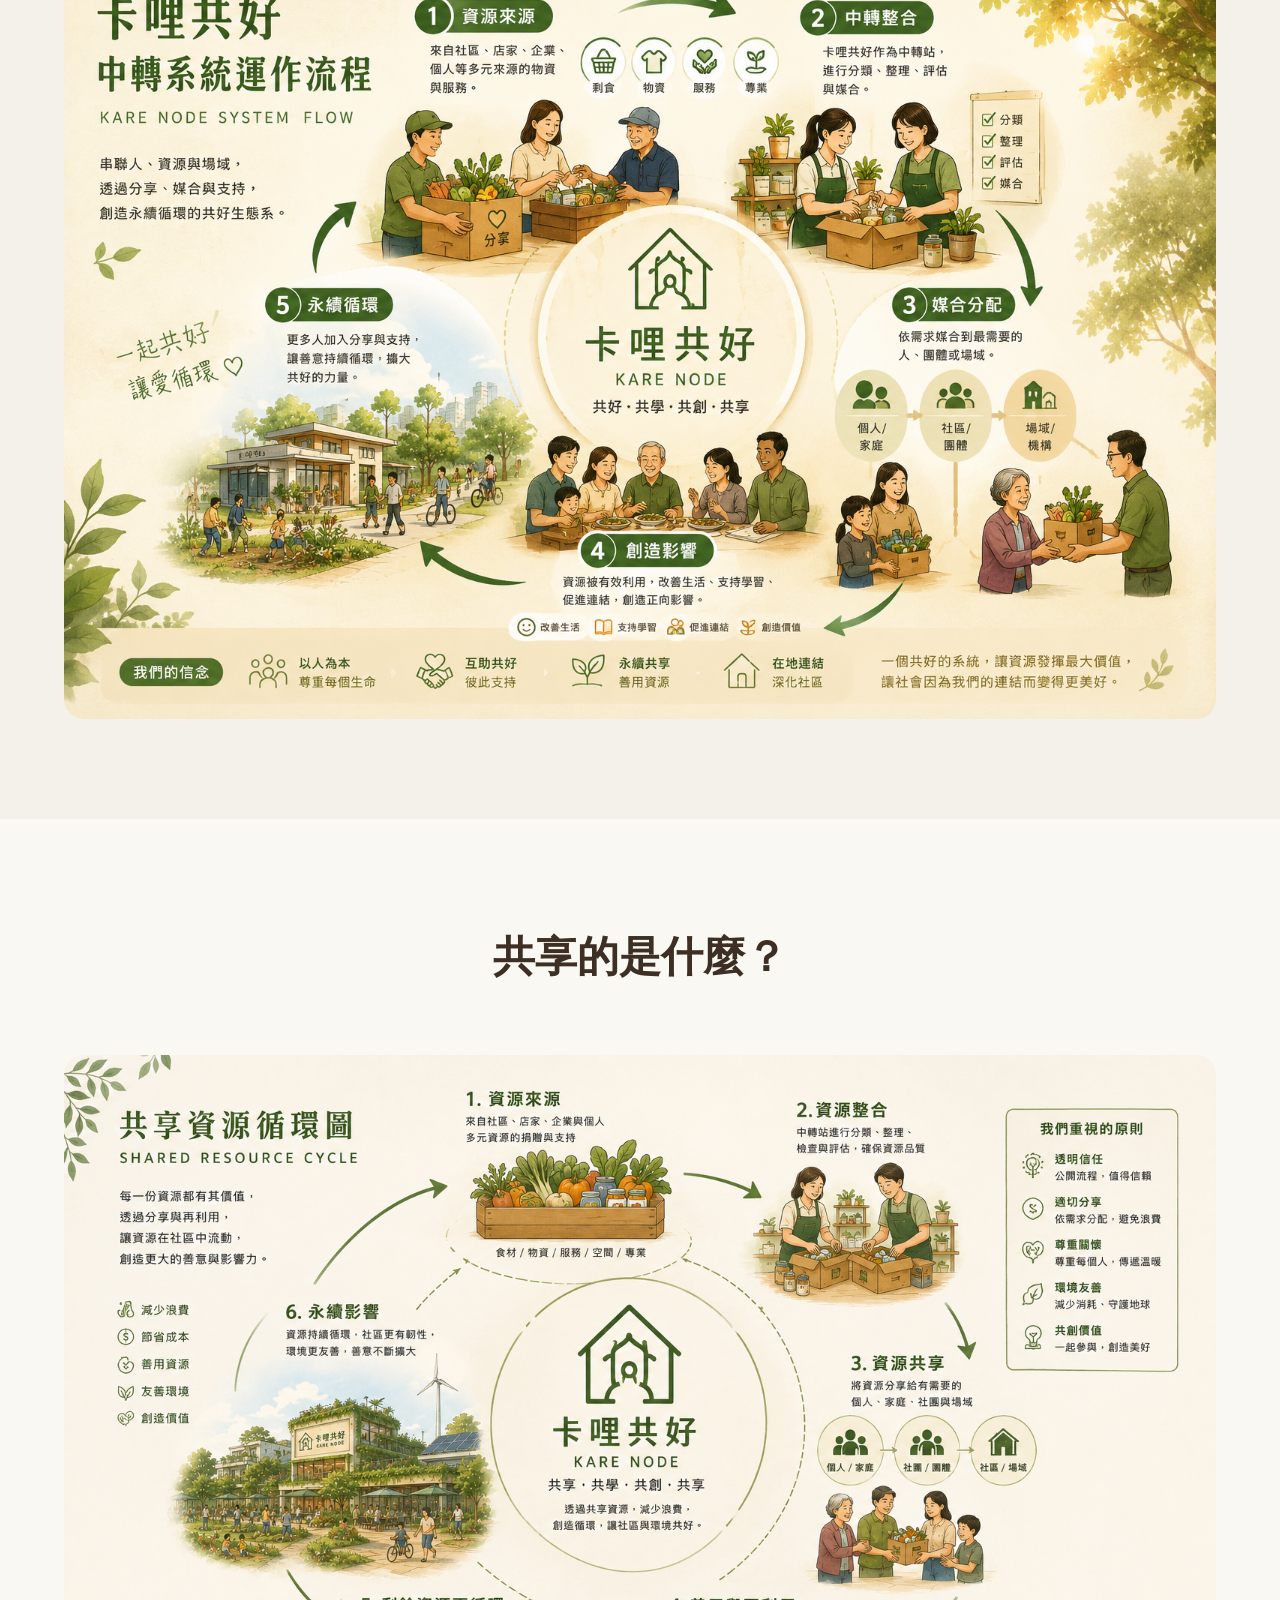
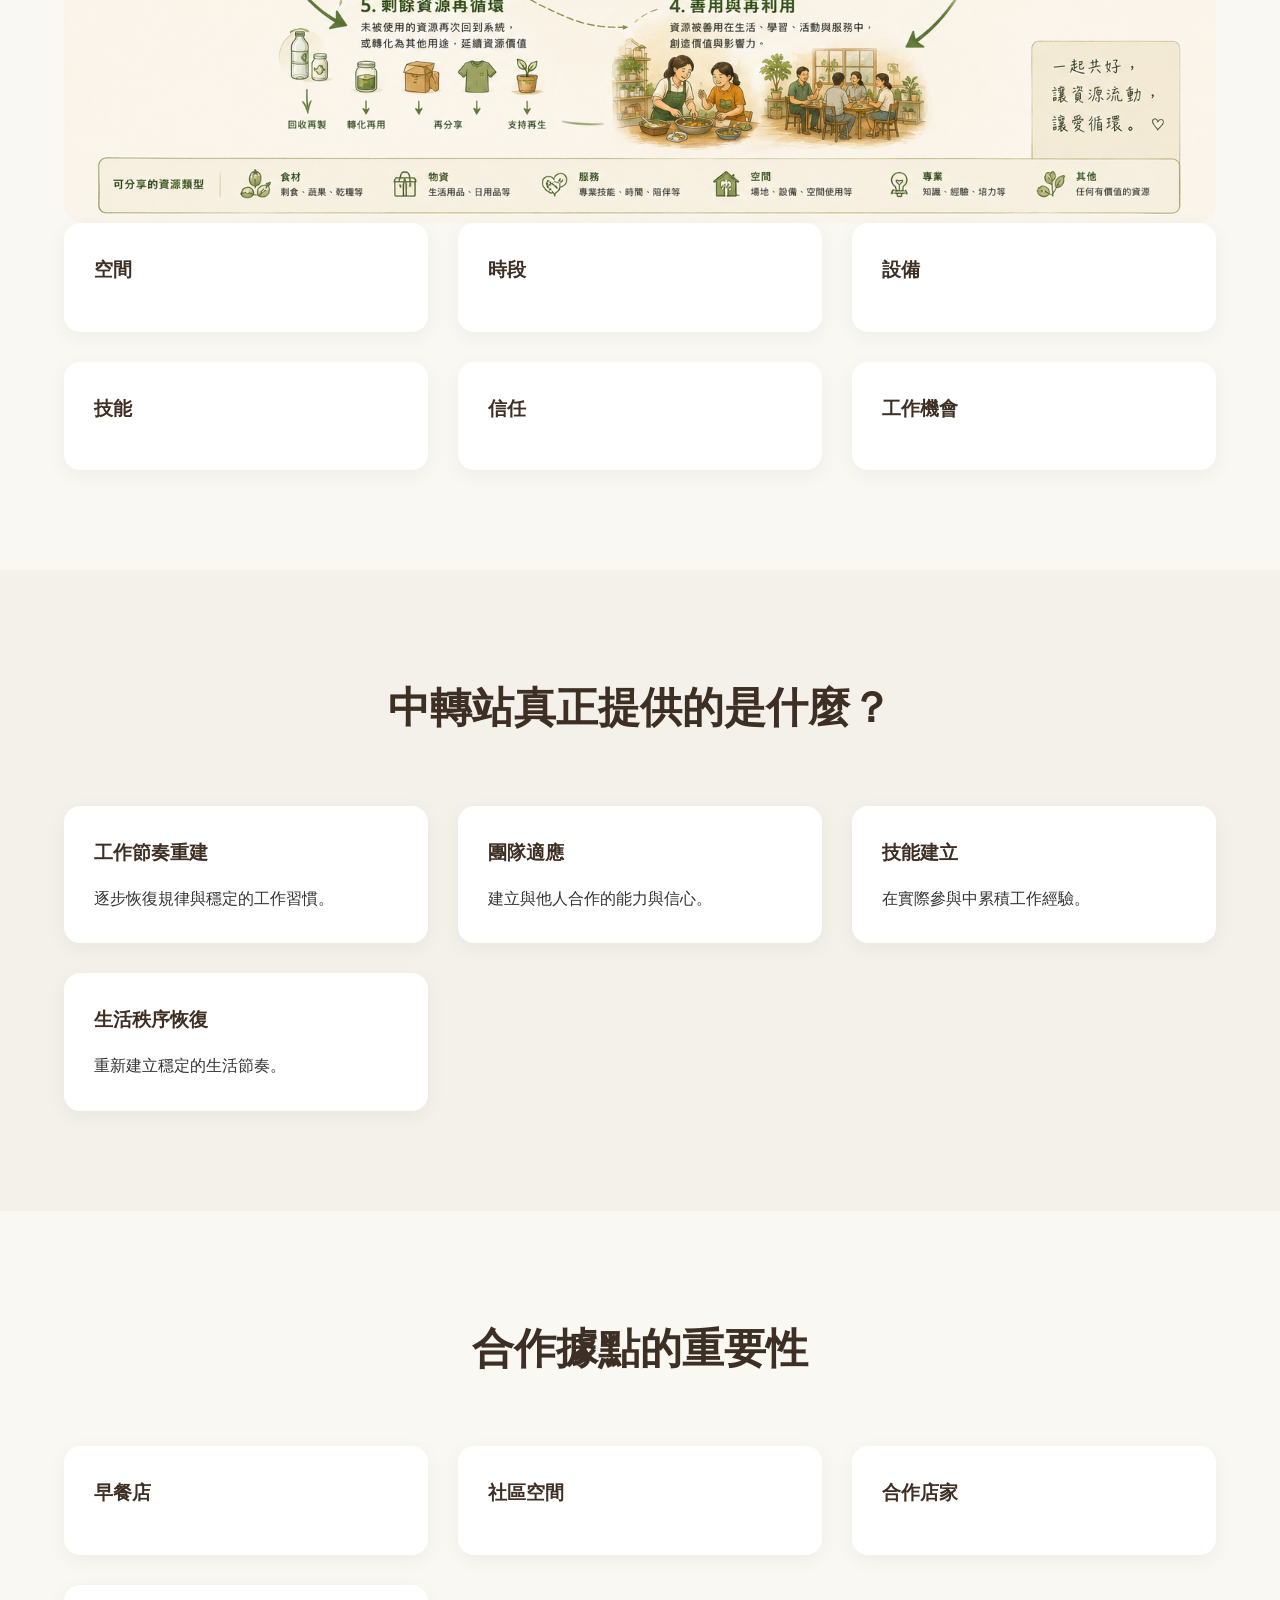
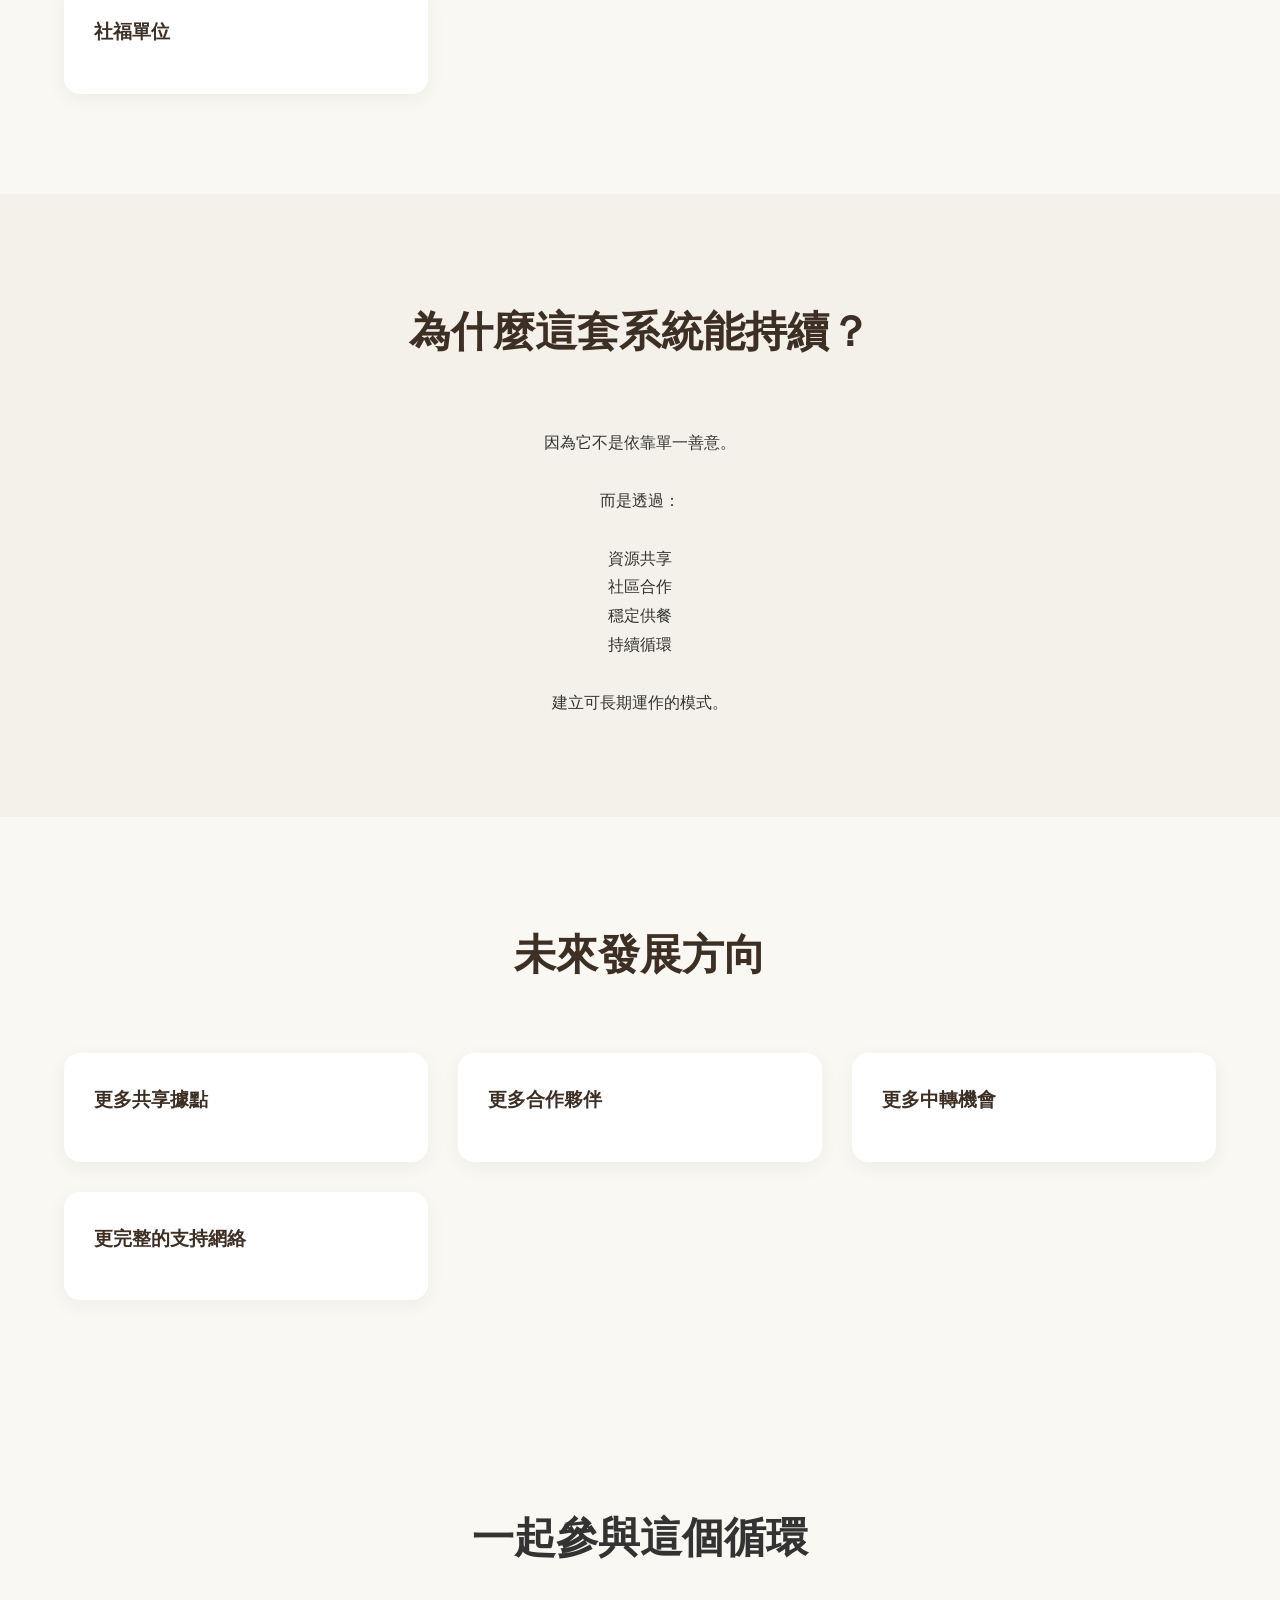
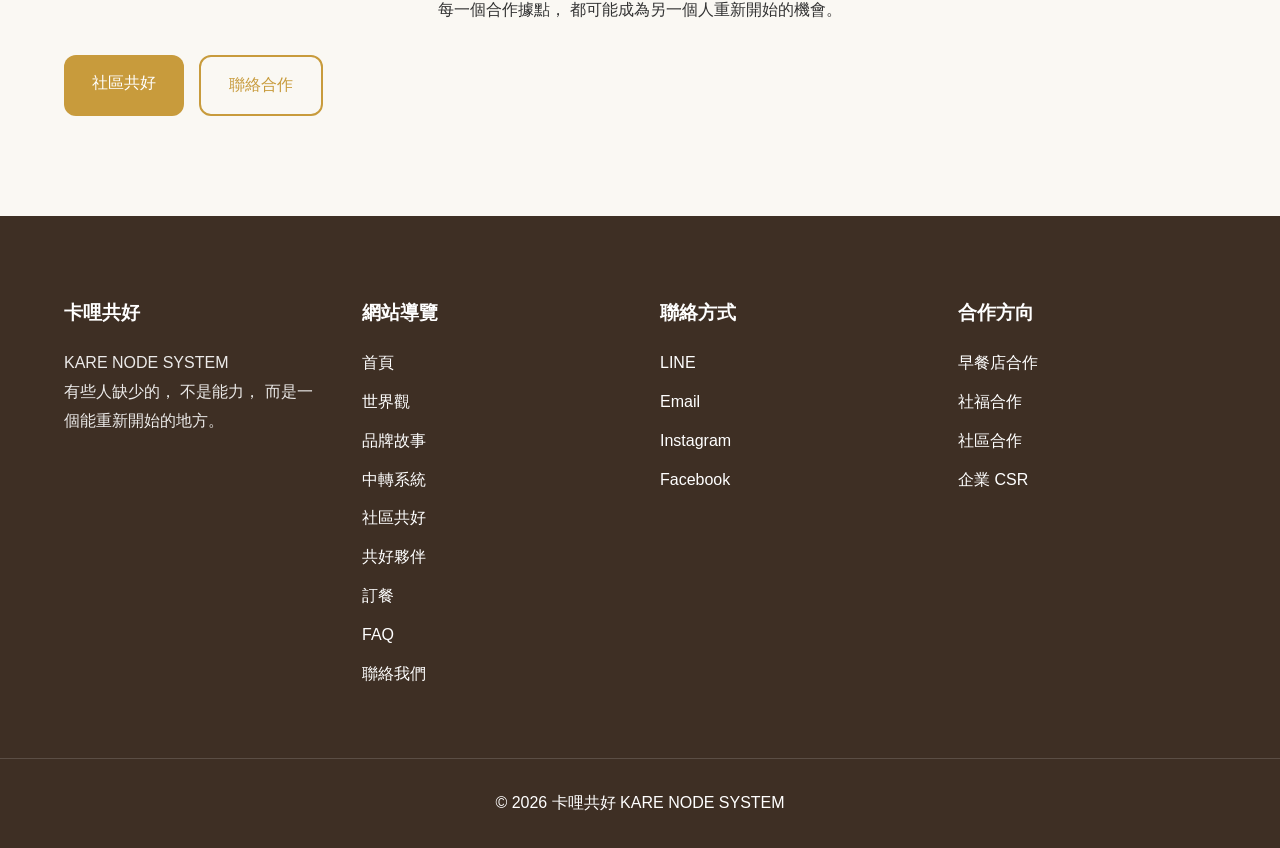
<file: system.html>
<!DOCTYPE html>
<html lang="zh-Hant">
<head>
    <meta charset="UTF-8">
    <meta name="viewport" content="width=device-width, initial-scale=1.0">

    <title>中轉系統｜卡哩共好 KARE NODE SYSTEM</title>

    <meta name="description" content="了解卡哩共好的共享型生活中轉系統如何運作，以及如何透過共享資源建立重新開始的機會。">

    <meta name="keywords" content="卡哩共好,中轉系統,KARE NODE SYSTEM,共享型生活中轉系統,共享空間,社區共好">

    <link
        rel="icon"
        type="image/png"
        href="images/favicon.png"
    >

    <link rel="stylesheet" href="css/style.css">
    <link rel="stylesheet" href="css/responsive.css">
</head>

<body>

    <!-- Header -->

    <header class="site-header">

        <div class="container header-container">

            <div class="logo-area">

                <a href="index.html" class="brand-link">

                    <img
                        src="images/logo-v1.png"
                        alt="卡哩共好 KARE NODE SYSTEM"
                        class="site-logo"
                    >

                    <div class="brand-text">
                        <h1>卡哩共好</h1>
                        <p>KARE NODE SYSTEM</p>
                    </div>

                </a>

            </div>

            <nav class="desktop-nav">

                <ul>
                    <li><a href="index.html">首頁</a></li>
                    <li><a href="worldview.html">世界觀</a></li>
                    <li><a href="story.html">品牌故事</a></li>
                    <li><a href="system.html">中轉系統</a></li>
                    <li><a href="community.html">社區共好</a></li>
                    <li><a href="partners.html">共好夥伴</a></li>
                    <li><a href="order.html">訂餐</a></li>
                    <li><a href="faq.html">FAQ</a></li>
                    <li><a href="contact.html">聯絡我們</a></li>
                </ul>

            </nav>

            <button class="menu-toggle">
                ☰
            </button>

        </div>

    </header>

    <!-- Hero -->

    <section class="hero">

        <div class="container hero-container">

            <div class="hero-content">

                <h2>
                    建立一套能重新開始的
                    <br>
                    生活中轉系統。
                </h2>

                <p>
                    透過共享空間、中央供餐、合作據點與社區循環，
                    讓分散的資源重新連結，
                    形成可持續運作的支持網絡。
                </p>

            </div>

            <div class="hero-image">

                <img
                    src="images/system-hero-v1.png"
                    alt="卡哩共好中轉系統"
                    class="hero-img"
                >

            </div>

        </div>

    </section>

    <!-- Definition -->

    <section class="section">

        <div class="container">

            <div class="section-title">
                <h2>什麼是共享型生活中轉系統？</h2>
            </div>

            <p class="center-text">

                卡哩共好並不是單一店面。

                <br><br>

                也不是單純的餐飲品牌。

                <br><br>

                我們希望建立的是：

                <br><br>

                一套能串聯人、空間、資源與機會的共享系統。

                <br><br>

                讓需要重新開始的人，
                有一個可以逐步前進的地方。

            </p>

        </div>

    </section>

    <!-- System Flow -->

    <section class="section bg-light">

        <div class="container">

            <div class="section-title">
                <h2>系統如何運作？</h2>
            </div>

            <div class="hero-image">

                <img
                    src="images/system-diagram-v1-1.png"
                    alt="卡哩共好中轉系統流程圖"
                    class="hero-img"
                >

            </div>

        </div>

    </section>

    <!-- Shared Resources -->

    <section class="section">

        <div class="container">

            <div class="section-title">
                <h2>共享的是什麼？</h2>
            </div>

            <div class="hero-image">

                <img
                    src="images/shared-resource-diagram-v1.png"
                    alt="共享資源循環圖"
                    class="hero-img"
                >

            </div>

            <div class="card-grid">

                <div class="card">
                    <h3>空間</h3>
                </div>

                <div class="card">
                    <h3>時段</h3>
                </div>

                <div class="card">
                    <h3>設備</h3>
                </div>

                <div class="card">
                    <h3>技能</h3>
                </div>

                <div class="card">
                    <h3>信任</h3>
                </div>

                <div class="card">
                    <h3>工作機會</h3>
                </div>

            </div>

        </div>

    </section>

    <!-- Transition Value -->

    <section class="section bg-light">

        <div class="container">

            <div class="section-title">
                <h2>中轉站真正提供的是什麼？</h2>
            </div>

            <div class="card-grid">

                <div class="card">
                    <h3>工作節奏重建</h3>
                    <p>
                        逐步恢復規律與穩定的工作習慣。
                    </p>
                </div>

                <div class="card">
                    <h3>團隊適應</h3>
                    <p>
                        建立與他人合作的能力與信心。
                    </p>
                </div>

                <div class="card">
                    <h3>技能建立</h3>
                    <p>
                        在實際參與中累積工作經驗。
                    </p>
                </div>

                <div class="card">
                    <h3>生活秩序恢復</h3>
                    <p>
                        重新建立穩定的生活節奏。
                    </p>
                </div>

            </div>

        </div>

    </section>

    <!-- Partner Nodes -->

    <section class="section">

        <div class="container">

            <div class="section-title">
                <h2>合作據點的重要性</h2>
            </div>

            <div class="card-grid">

                <div class="card">
                    <h3>早餐店</h3>
                </div>

                <div class="card">
                    <h3>社區空間</h3>
                </div>

                <div class="card">
                    <h3>合作店家</h3>
                </div>

                <div class="card">
                    <h3>社福單位</h3>
                </div>

            </div>

        </div>

    </section>

    <!-- Sustainability -->

    <section class="section bg-light">

        <div class="container">

            <div class="section-title">
                <h2>為什麼這套系統能持續？</h2>
            </div>

            <p class="center-text">

                因為它不是依靠單一善意。

                <br><br>

                而是透過：

                <br><br>

                資源共享

                <br>

                社區合作

                <br>

                穩定供餐

                <br>

                持續循環

                <br><br>

                建立可長期運作的模式。

            </p>

        </div>

    </section>

    <!-- Future -->

    <section class="section">

        <div class="container">

            <div class="section-title">
                <h2>未來發展方向</h2>
            </div>

            <div class="card-grid">

                <div class="card">
                    <h3>更多共享據點</h3>
                </div>

                <div class="card">
                    <h3>更多合作夥伴</h3>
                </div>

                <div class="card">
                    <h3>更多中轉機會</h3>
                </div>

                <div class="card">
                    <h3>更完整的支持網絡</h3>
                </div>

            </div>

        </div>

    </section>

    <!-- CTA -->

    <section class="section cta-section">

        <div class="container">

            <h2>一起參與這個循環</h2>

            <p>
                每一個合作據點，
                都可能成為另一個人重新開始的機會。
            </p>

            <div class="hero-buttons">

                <a href="community.html" class="btn btn-primary">
                    社區共好
                </a>

                <a href="contact.html" class="btn btn-secondary">
                    聯絡合作
                </a>

            </div>

        </div>

    </section>

    <!-- Footer -->

    <footer class="site-footer">

        <div class="container footer-container">

            <div>

                <h3>卡哩共好</h3>

                <p>KARE NODE SYSTEM</p>

                <p>
                    有些人缺少的，
                    不是能力，
                    而是一個能重新開始的地方。
                </p>

            </div>

            <div>

                <h3>網站導覽</h3>

                <ul>
                    <li><a href="index.html">首頁</a></li>
                    <li><a href="worldview.html">世界觀</a></li>
                    <li><a href="story.html">品牌故事</a></li>
                    <li><a href="system.html">中轉系統</a></li>
                    <li><a href="community.html">社區共好</a></li>
                    <li><a href="partners.html">共好夥伴</a></li>
                    <li><a href="order.html">訂餐</a></li>
                    <li><a href="faq.html">FAQ</a></li>
                    <li><a href="contact.html">聯絡我們</a></li>
                </ul>

            </div>

            <div>

                <h3>聯絡方式</h3>

                <ul>
                    <li>LINE</li>
                    <li>Email</li>
                    <li>Instagram</li>
                    <li>Facebook</li>
                </ul>

            </div>

            <div>

                <h3>合作方向</h3>

                <ul>
                    <li>早餐店合作</li>
                    <li>社福合作</li>
                    <li>社區合作</li>
                    <li>企業 CSR</li>
                </ul>

            </div>

        </div>

        <div class="copyright">
            © 2026 卡哩共好 KARE NODE SYSTEM
        </div>

    </footer>

    <script src="js/menu.js"></script>

</body>
</html>
</file>
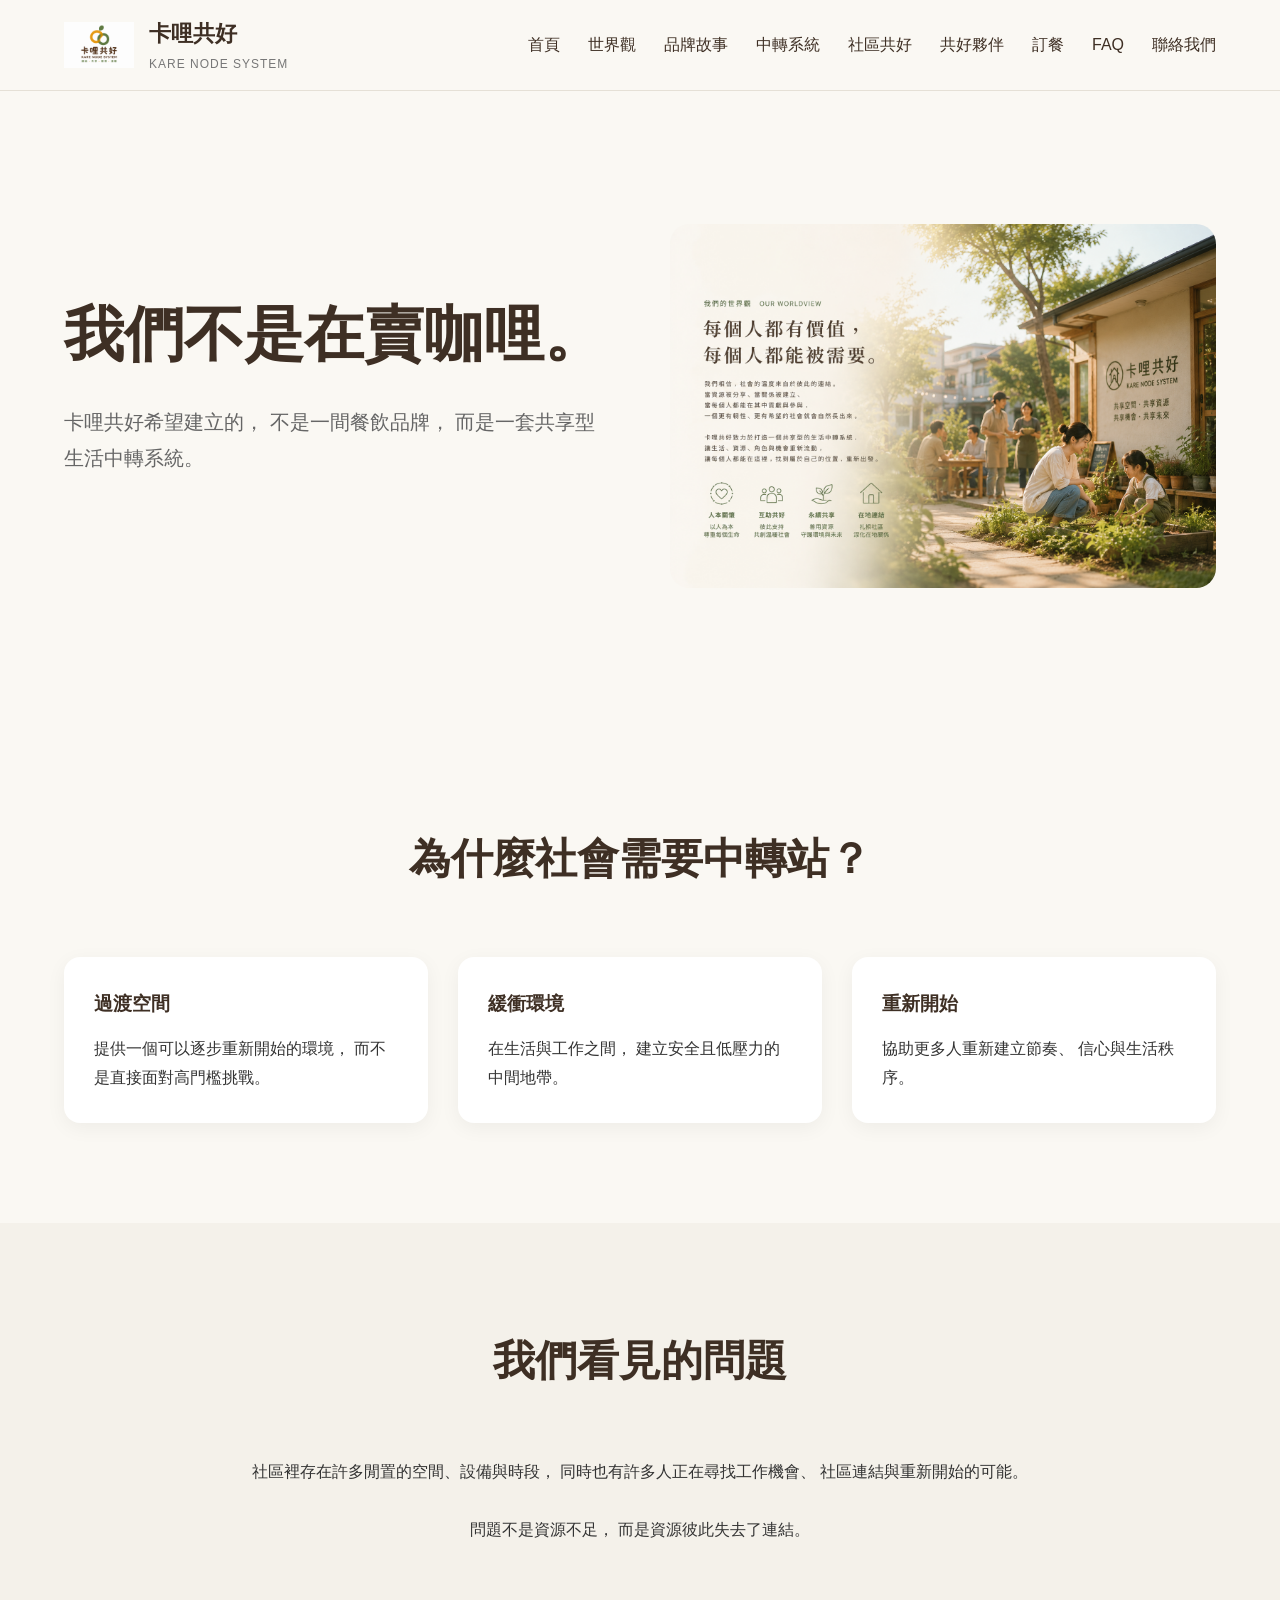
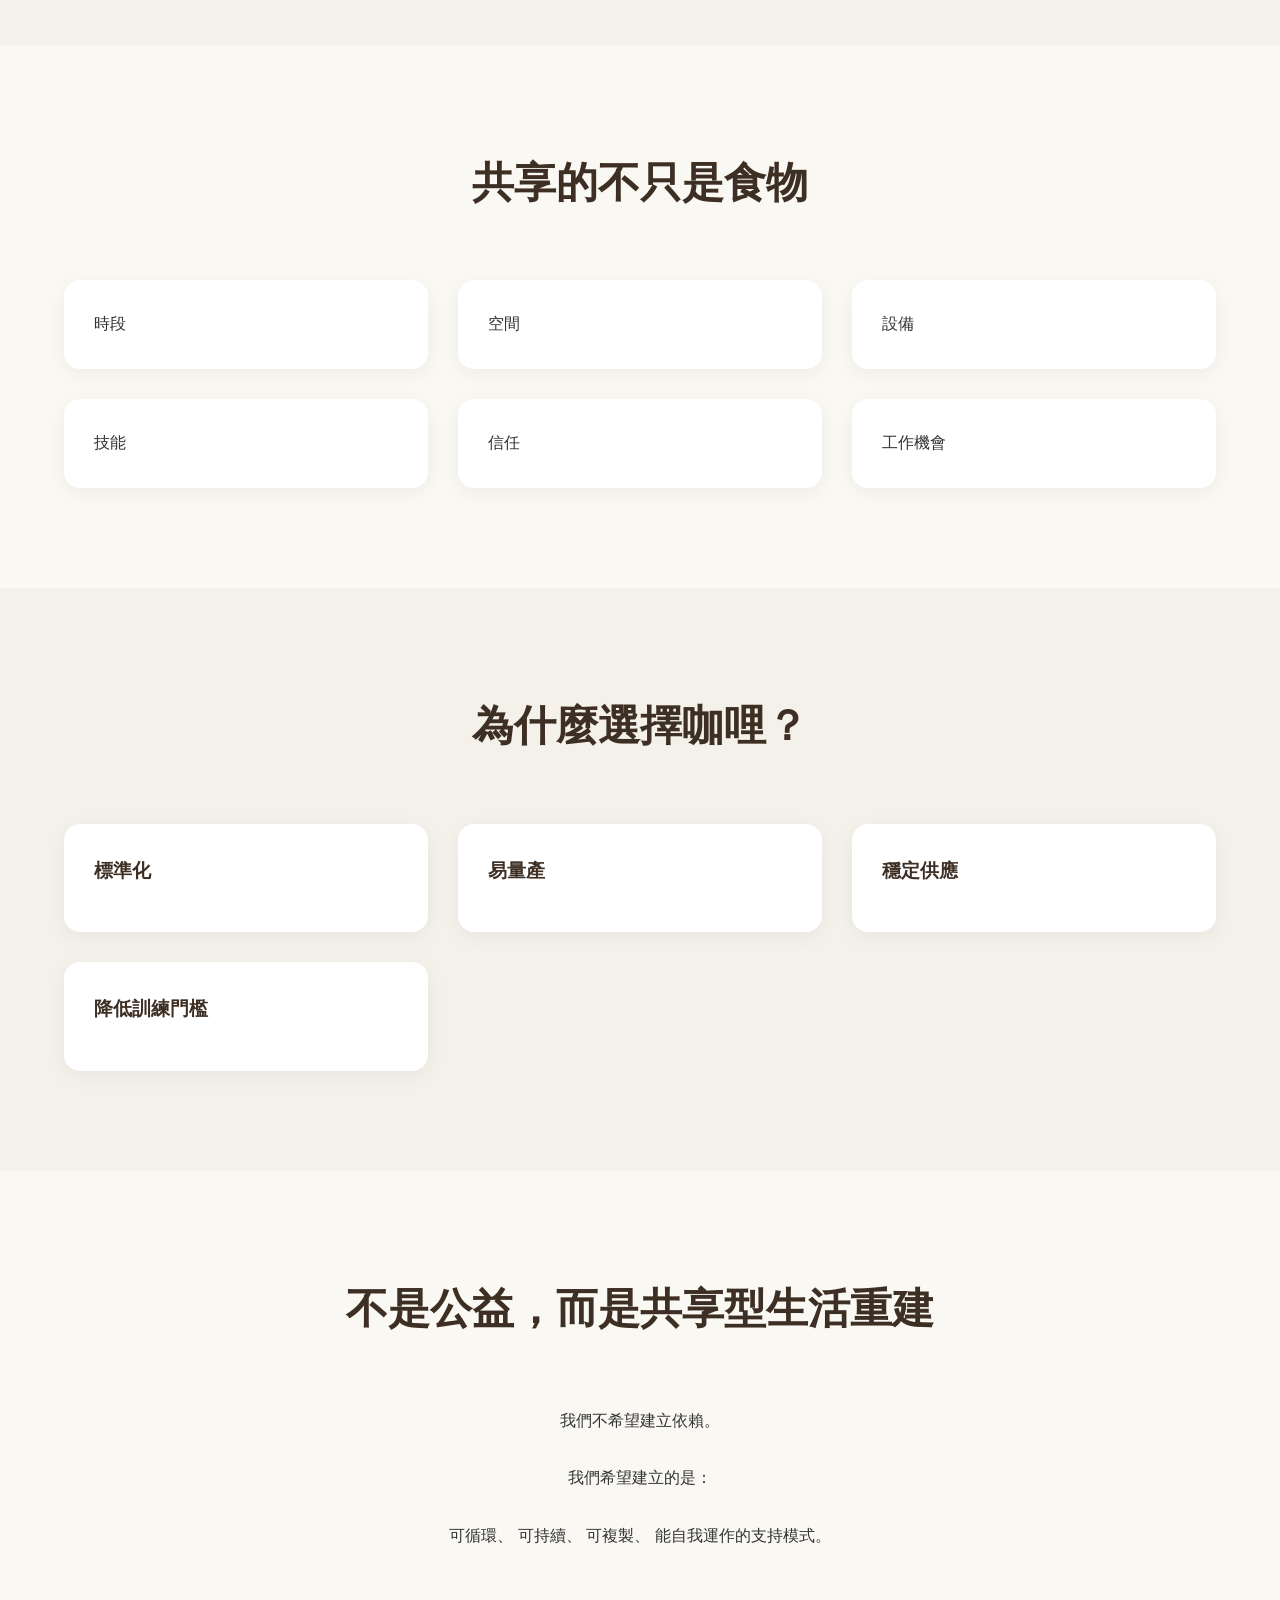
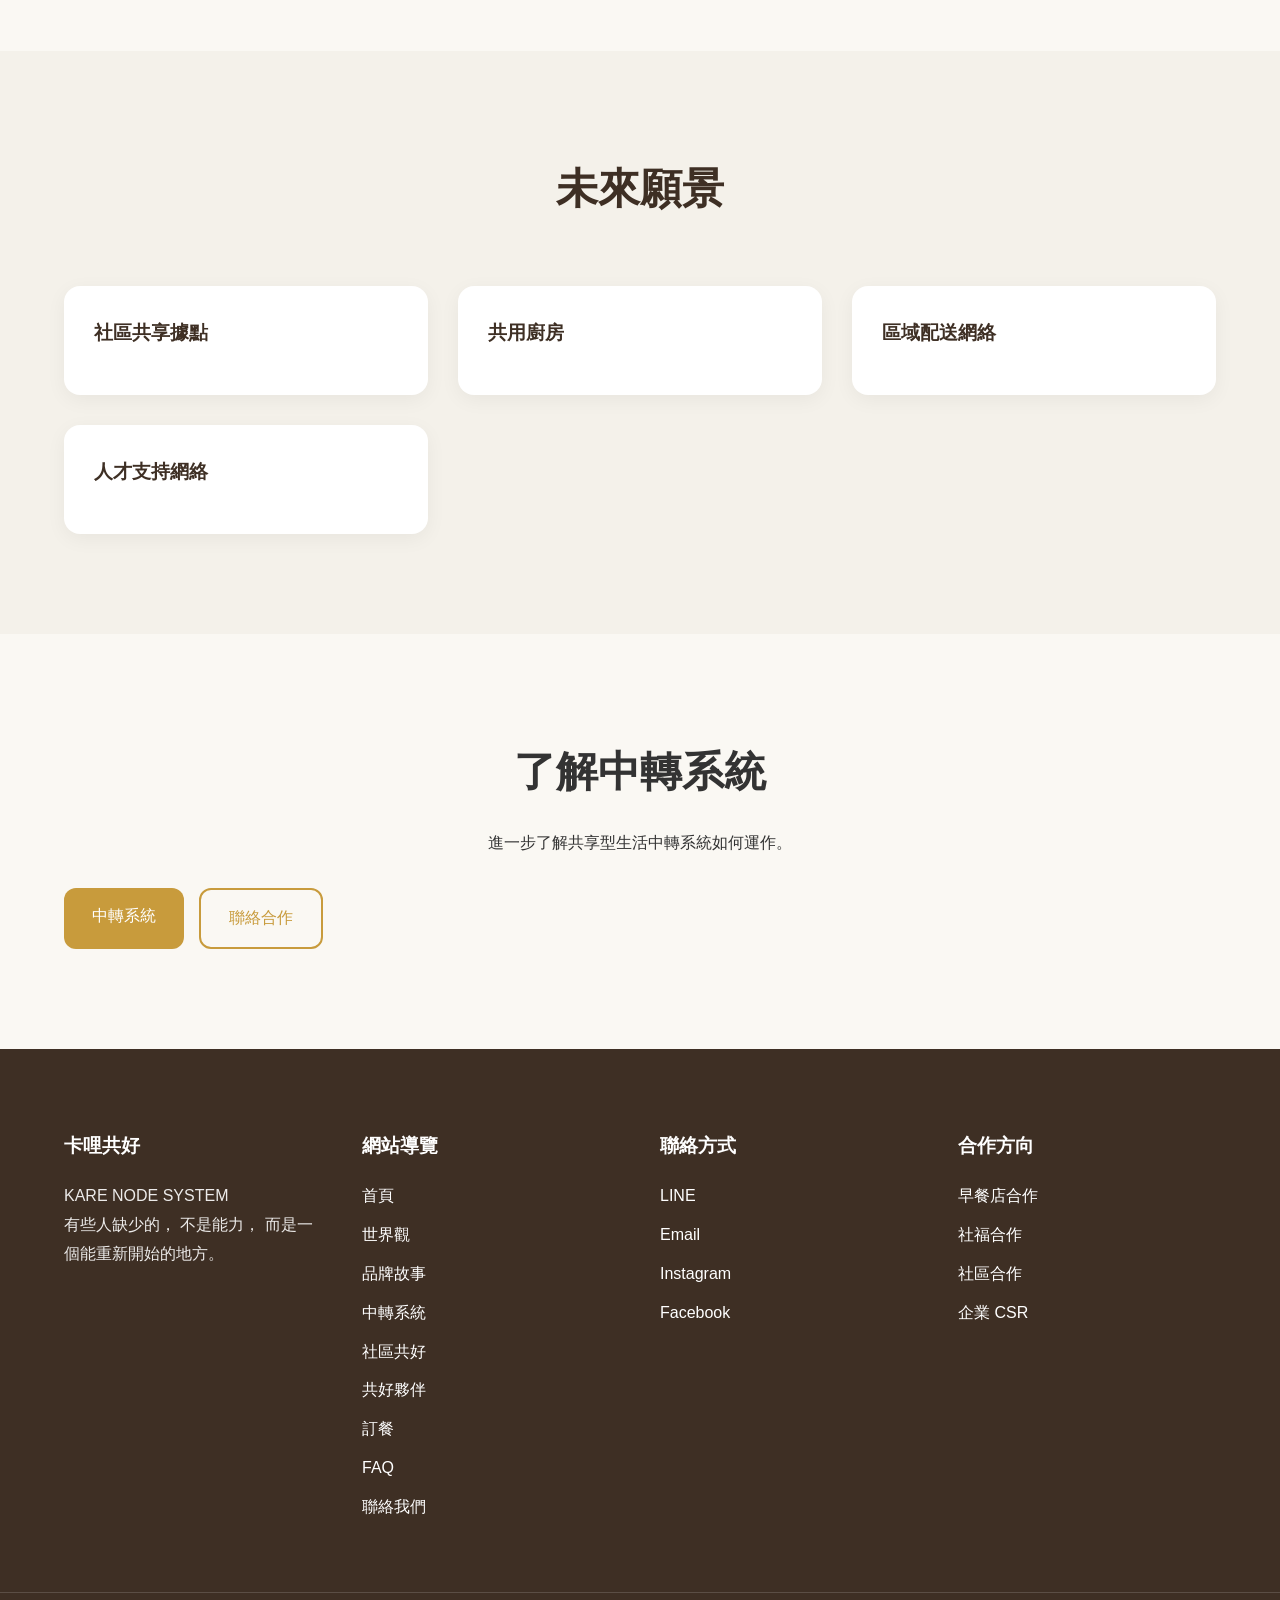
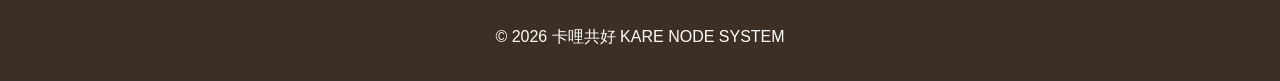
<file: worldview.html>
<!DOCTYPE html>
<html lang="zh-Hant">
<head>
    <meta charset="UTF-8">
    <meta name="viewport" content="width=device-width, initial-scale=1.0">

    <title>世界觀｜卡哩共好 KARE NODE SYSTEM</title>

    <meta name="description" content="了解卡哩共好的世界觀，以及共享型生活中轉系統存在的原因。">

    <meta name="keywords" content="卡哩共好,世界觀,共享型生活中轉系統,中轉站,社區共好,社會創新">

    <link
        rel="icon"
        type="image/png"
        href="images/favicon.png"
    >

    <link rel="stylesheet" href="css/style.css">
    <link rel="stylesheet" href="css/responsive.css">
</head>

<body>

    <!-- Header -->

    <header class="site-header">

        <div class="container header-container">

            <div class="logo-area">

                <a href="index.html" class="brand-link">

                    <img
                        src="images/logo-v1.png"
                        alt="卡哩共好 KARE NODE SYSTEM"
                        class="site-logo"
                    >

                    <div class="brand-text">
                        <h1>卡哩共好</h1>
                        <p>KARE NODE SYSTEM</p>
                    </div>

                </a>

            </div>

            <nav class="desktop-nav">

                <ul>
                    <li><a href="index.html">首頁</a></li>
                    <li><a href="worldview.html">世界觀</a></li>
                    <li><a href="story.html">品牌故事</a></li>
                    <li><a href="system.html">中轉系統</a></li>
                    <li><a href="community.html">社區共好</a></li>
                    <li><a href="partners.html">共好夥伴</a></li>
                    <li><a href="order.html">訂餐</a></li>
                    <li><a href="faq.html">FAQ</a></li>
                    <li><a href="contact.html">聯絡我們</a></li>
                </ul>

            </nav>

            <button class="menu-toggle">
                ☰
            </button>

        </div>

    </header>

    <!-- Hero -->

    <section class="hero">

        <div class="container hero-container">

            <div class="hero-content">

                <h2>
                    我們不是在賣咖哩。
                </h2>

                <p>
                    卡哩共好希望建立的，
                    不是一間餐飲品牌，
                    而是一套共享型生活中轉系統。
                </p>

            </div>

            <div class="hero-image">

                <img
                    src="images/worldview-hero-v1.png"
                    alt="卡哩共好世界觀"
                    class="hero-img"
                >

            </div>

        </div>

    </section>

    <!-- Why Transition Station -->

    <section class="section">

        <div class="container">

            <div class="section-title">
                <h2>為什麼社會需要中轉站？</h2>
            </div>

            <div class="card-grid">

                <div class="card">
                    <h3>過渡空間</h3>
                    <p>
                        提供一個可以逐步重新開始的環境，
                        而不是直接面對高門檻挑戰。
                    </p>
                </div>

                <div class="card">
                    <h3>緩衝環境</h3>
                    <p>
                        在生活與工作之間，
                        建立安全且低壓力的中間地帶。
                    </p>
                </div>

                <div class="card">
                    <h3>重新開始</h3>
                    <p>
                        協助更多人重新建立節奏、
                        信心與生活秩序。
                    </p>
                </div>

            </div>

        </div>

    </section>

    <!-- Problem -->

    <section class="section bg-light">

        <div class="container">

            <div class="section-title">
                <h2>我們看見的問題</h2>
            </div>

            <p class="center-text">

                社區裡存在許多閒置的空間、設備與時段，
                同時也有許多人正在尋找工作機會、
                社區連結與重新開始的可能。

                <br><br>

                問題不是資源不足，
                而是資源彼此失去了連結。

            </p>

        </div>

    </section>

    <!-- Shared Resources -->

    <section class="section">

        <div class="container">

            <div class="section-title">
                <h2>共享的不只是食物</h2>
            </div>

            <div class="card-grid">

                <div class="card">時段</div>
                <div class="card">空間</div>
                <div class="card">設備</div>
                <div class="card">技能</div>
                <div class="card">信任</div>
                <div class="card">工作機會</div>

            </div>

        </div>

    </section>

    <!-- Why Curry -->

    <section class="section bg-light">

        <div class="container">

            <div class="section-title">
                <h2>為什麼選擇咖哩？</h2>
            </div>

            <div class="card-grid">

                <div class="card">
                    <h3>標準化</h3>
                </div>

                <div class="card">
                    <h3>易量產</h3>
                </div>

                <div class="card">
                    <h3>穩定供應</h3>
                </div>

                <div class="card">
                    <h3>降低訓練門檻</h3>
                </div>

            </div>

        </div>

    </section>

    <!-- Not Charity -->

    <section class="section">

        <div class="container">

            <div class="section-title">
                <h2>不是公益，而是共享型生活重建</h2>
            </div>

            <p class="center-text">

                我們不希望建立依賴。

                <br><br>

                我們希望建立的是：

                <br><br>

                可循環、
                可持續、
                可複製、
                能自我運作的支持模式。

            </p>

        </div>

    </section>

    <!-- Vision -->

    <section class="section bg-light">

        <div class="container">

            <div class="section-title">
                <h2>未來願景</h2>
            </div>

            <div class="card-grid">

                <div class="card">
                    <h3>社區共享據點</h3>
                </div>

                <div class="card">
                    <h3>共用廚房</h3>
                </div>

                <div class="card">
                    <h3>區域配送網絡</h3>
                </div>

                <div class="card">
                    <h3>人才支持網絡</h3>
                </div>

            </div>

        </div>

    </section>

    <!-- CTA -->

    <section class="section cta-section">

        <div class="container">

            <h2>了解中轉系統</h2>

            <p>
                進一步了解共享型生活中轉系統如何運作。
            </p>

            <div class="hero-buttons">

                <a href="system.html" class="btn btn-primary">
                    中轉系統
                </a>

                <a href="contact.html" class="btn btn-secondary">
                    聯絡合作
                </a>

            </div>

        </div>

    </section>

    <!-- Footer -->

    <footer class="site-footer">

        <div class="container footer-container">

            <div>

                <h3>卡哩共好</h3>

                <p>KARE NODE SYSTEM</p>

                <p>
                    有些人缺少的，
                    不是能力，
                    而是一個能重新開始的地方。
                </p>

            </div>

            <div>

                <h3>網站導覽</h3>

                <ul>
                    <li><a href="index.html">首頁</a></li>
                    <li><a href="worldview.html">世界觀</a></li>
                    <li><a href="story.html">品牌故事</a></li>
                    <li><a href="system.html">中轉系統</a></li>
                    <li><a href="community.html">社區共好</a></li>
                    <li><a href="partners.html">共好夥伴</a></li>
                    <li><a href="order.html">訂餐</a></li>
                    <li><a href="faq.html">FAQ</a></li>
                    <li><a href="contact.html">聯絡我們</a></li>
                </ul>

            </div>

            <div>

                <h3>聯絡方式</h3>

                <ul>
                    <li>LINE</li>
                    <li>Email</li>
                    <li>Instagram</li>
                    <li>Facebook</li>
                </ul>

            </div>

            <div>

                <h3>合作方向</h3>

                <ul>
                    <li>早餐店合作</li>
                    <li>社福合作</li>
                    <li>社區合作</li>
                    <li>企業 CSR</li>
                </ul>

            </div>

        </div>

        <div class="copyright">
            © 2026 卡哩共好 KARE NODE SYSTEM
        </div>

    </footer>

    <script src="js/menu.js"></script>

</body>
</html>
</file>
<file: css/style.css>
/* ==================================================
   KARE NODE SYSTEM
   style.css
================================================== */

/* Reset */

* {
    margin: 0;
    padding: 0;
    box-sizing: border-box;
}

html {
    scroll-behavior: smooth;
}

body {
    font-family: "Noto Sans TC", sans-serif;
    background: #FAF8F3;
    color: #333333;
    line-height: 1.8;
}

/* ==================================================
   Layout
================================================== */

.container {
    width: 90%;
    max-width: 1200px;
    margin: 0 auto;
}

.section {
    padding: 100px 0;
}

.bg-light {
    background: #F4F1EA;
}

/* ==================================================
   Header
================================================== */

.site-header {
    position: sticky;
    top: 0;
    z-index: 999;
    background: #FAF8F3;
    border-bottom: 1px solid #E5E0D6;
}

.header-container {
    display: flex;
    justify-content: space-between;
    align-items: center;
    min-height: 90px;
}

.brand-link {
    text-decoration: none;
    color: inherit;
    display: flex;
    align-items: center;
    gap: 15px;
}

.logo-placeholder {
    width: 60px;
    height: 60px;
    background: #E5E0D6;
    border-radius: 12px;

    display: flex;
    align-items: center;
    justify-content: center;

    font-size: 12px;
}

.brand-text h1 {
    font-size: 22px;
    color: #3E2F24;
}

.brand-text p {
    font-size: 12px;
    color: #777;
    letter-spacing: 1px;
}

/* ==================================================
   Navigation
================================================== */

.desktop-nav ul {
    display: flex;
    gap: 28px;
    list-style: none;
}

.desktop-nav a {
    text-decoration: none;
    color: #3E2F24;
    font-weight: 500;
    transition: 0.3s;
}

.desktop-nav a:hover {
    color: #C89B3C;
}

.menu-toggle {
    display: none;
    border: none;
    background: none;
    font-size: 30px;
    cursor: pointer;
}

/* ==================================================
   Hero
================================================== */

.hero {
    min-height: 70vh;

    display: flex;
    align-items: center;
}

.hero-container {
    display: flex;
    align-items: center;
    gap: 60px;
}

.hero-content {
    flex: 1;
}

.hero-content h2 {
    font-size: 60px;
    line-height: 1.3;
    color: #3E2F24;
    margin-bottom: 30px;
}

.hero-content p {
    font-size: 20px;
    color: #666;
    margin-bottom: 40px;
}

.hero-image {
    flex: 1;
}

.image-placeholder {
    width: 100%;
    min-height: 450px;

    background: #E5E0D6;

    border-radius: 20px;

    display: flex;
    align-items: center;
    justify-content: center;

    color: #666;
}

/* ==================================================
   Buttons
================================================== */

.hero-buttons {
    display: flex;
    gap: 15px;
    flex-wrap: wrap;
}

.btn {
    text-decoration: none;
    padding: 14px 28px;
    border-radius: 12px;
    transition: 0.3s;
    display: inline-block;
}

.btn-primary {
    background: #C89B3C;
    color: white;
}

.btn-primary:hover {
    opacity: 0.9;
}

.btn-secondary {
    border: 2px solid #C89B3C;
    color: #C89B3C;
}

.btn-secondary:hover {
    background: #C89B3C;
    color: white;
}

/* ==================================================
   Section Title
================================================== */

.section-title {
    text-align: center;
    margin-bottom: 60px;
}

.section-title h2 {
    font-size: 42px;
    color: #3E2F24;
}

/* ==================================================
   Cards
================================================== */

.card-grid {
    display: grid;
    grid-template-columns: repeat(3, 1fr);
    gap: 30px;
}

.card {
    background: white;

    padding: 30px;

    border-radius: 16px;

    box-shadow: 0 5px 20px rgba(0,0,0,0.05);

    transition: 0.3s;
}

.card:hover {
    transform: translateY(-5px);
}

.card h3 {
    margin-bottom: 15px;
    color: #3E2F24;
}

/* ==================================================
   Flow
================================================== */

.system-flow {
    display: flex;
    flex-direction: column;
    align-items: center;
    gap: 15px;

    font-size: 24px;
    font-weight: 600;

    color: #3E2F24;
}

.system-flow span {
    color: #C89B3C;
}

/* ==================================================
   Typography
================================================== */

.center-text {
    text-align: center;
    max-width: 800px;
    margin: 0 auto;
}

.center-button {
    text-align: center;
    margin-top: 40px;
}

blockquote {
    max-width: 900px;
    margin: 0 auto;

    text-align: center;

    font-size: 36px;
    font-weight: 700;

    color: #3E2F24;
}

/* ==================================================
   Belief
================================================== */

.belief-section {
    background: #3E2F24;
}

.belief-section blockquote {
    color: white;
}

/* ==================================================
   CTA
================================================== */

.cta-section {
    text-align: center;
}

.cta-section h2 {
    font-size: 42px;
    margin-bottom: 20px;
}

.cta-section p {
    max-width: 700px;
    margin: 0 auto 30px;
}

/* ==================================================
   Footer
================================================== */

.site-footer a {

    color: white;

    text-decoration: none;

}

.site-footer a:visited {

    color: white;

}

.site-footer a:hover {

    color: #C89B3C;

}

.site-footer {
    background: #3E2F24;
    color: white;
    padding-top: 80px;
}

.footer-container {
    display: grid;
    grid-template-columns: repeat(4, 1fr);
    gap: 40px;
}

.site-footer h3 {
    margin-bottom: 20px;
}

.site-footer ul {
    list-style: none;
}

.site-footer li {
    margin-bottom: 10px;
}

.site-footer p {
    opacity: 0.9;
}

.copyright {
    text-align: center;
    padding: 30px;
    margin-top: 60px;
    border-top: 1px solid rgba(255,255,255,0.15);
}

/* ==================================================
   Utility
================================================== */

.hidden {
    display: none;
}

/* =========================
   Logo
========================= */

.site-logo {

    width: 70px;

    height: auto;

    display: block;

}


/* =========================
   Hero Images
========================= */

.hero-img {

    width: 100%;

    height: auto;

    display: block;

    border-radius: 20px;

    object-fit: cover;

}


/* =========================
   Hero Image Container
========================= */

.hero-image {

    display: flex;

    align-items: center;

    justify-content: center;

}

/* ==================================================
   Order Form 美化
================================================== */
.order-form-wrapper {
    position: relative;
    max-width: 1000px;
    margin: 0 auto;
    padding: 30px;
    background: #fff;
    border-radius: 16px;
    box-shadow: 0 5px 20px rgba(0,0,0,0.05);
}

.order-form {
    display: grid;
    grid-template-columns: 1fr 1fr;
    gap: 24px;
}

.order-form .full-width {
    grid-column: 1 / -1;
}

.order-form input,
.order-form select,
.order-form textarea {
    width: 100%;
    padding: 12px 16px;
    border: 1px solid #ddd;
    border-radius: 10px;
    font-size: 16px;
}

.order-form button {
    width: 100%;
    max-width: 320px;
    margin: 20px auto 0 auto;
    display: block;
    padding: 14px 28px;
    background: #C89B3C;
    color: white;
    border: none;
    border-radius: 12px;
    cursor: pointer;
    font-size: 18px;
    transition: 0.3s;
}

.order-form button:hover {
    opacity: 0.9;
}

/* 響應式：手機單欄 */
@media (max-width: 768px) {
    .order-form {
        grid-template-columns: 1fr;
    }
}

/* Order Form Loading / Status */
.order-overlay {
    position: absolute;
    top: 0;
    left: 0;
    width: 100%;
    height: 100%;
    background: rgba(0,0,0,0.4);
    display: flex;
    align-items: center;
    justify-content: center;
    color: #fff;
    font-size: 24px;
    border-radius: 16px;
    display: none; /* 初始隱藏 */
    z-index: 10;
}

.order-overlay.active {
    display: flex;
}

.order-overlay span {
    margin-left: 12px;
    animation: spin 1s linear infinite;
}

@keyframes spin {
    0% { transform: rotate(0deg);}
    100% { transform: rotate(360deg);}
}
</file>
<file: css/responsive.css>
/* ==================================================
   KARE NODE SYSTEM
   responsive.css
================================================== */

/* ==========================================
   Notebook
========================================== */

@media (max-width: 1200px) {

    .hero-content h2 {
        font-size: 52px;
    }

    .section-title h2 {
        font-size: 38px;
    }

}

/* ==========================================
   Tablet
========================================== */

@media (max-width: 1024px) {

    .section {
        padding: 80px 0;
    }

    .hero-container {
        flex-direction: column;
        gap: 40px;
    }

    .hero-content,
    .hero-image {
        width: 100%;
    }

    .hero-content h2 {
        font-size: 48px;
    }

    .card-grid {
        grid-template-columns: repeat(2, 1fr);
    }

    .footer-container {
        grid-template-columns: repeat(2, 1fr);
    }

}

/* ==========================================
   Mobile
========================================== */

@media (max-width: 768px) {

    .container {
        width: 92%;
    }

    .section {
        padding: 60px 0;
    }

    .desktop-nav {
        display: none;
    }

    .menu-toggle {
        display: block;
    }

    .brand-text h1 {
        font-size: 18px;
    }

    .brand-text p {
        font-size: 11px;
    }

    .logo-placeholder {
        width: 50px;
        height: 50px;
    }

    .hero {
        min-height: auto;
        padding-top: 40px;
    }

    .hero-content h2 {
        font-size: 36px;
    }

    .hero-content p {
        font-size: 16px;
    }

    .image-placeholder {
        min-height: 260px;
    }

    .section-title {
        margin-bottom: 40px;
    }

    .section-title h2 {
        font-size: 30px;
    }

    .card-grid {
        grid-template-columns: 1fr;
    }

    .card {
        padding: 24px;
    }

    blockquote {
        font-size: 28px;
    }

    .cta-section h2 {
        font-size: 30px;
    }

    .hero-buttons {
        flex-direction: column;
    }

    .btn {
        width: 100%;
        text-align: center;
    }

    .footer-container {
        grid-template-columns: 1fr;
        gap: 30px;
    }

}

/* ==========================================
   Small Mobile
========================================== */

@media (max-width: 480px) {

    .hero-content h2 {
        font-size: 30px;
    }

    .section-title h2 {
        font-size: 26px;
    }

    blockquote {
        font-size: 24px;
    }

    .system-flow {
        font-size: 20px;
    }

    .card {
        padding: 20px;
    }

}

/* ==========================================
   Mobile Fullscreen Menu
========================================== */

.mobile-menu {

    position: fixed;

    top: 0;
    left: -100%;

    width: 100%;
    height: 100vh;

    background: #FAF8F3;

    z-index: 9999;

    display: flex;
    align-items: center;
    justify-content: center;

    transition: 0.3s ease;

}

.mobile-menu.active {
    left: 0;
}

.mobile-menu ul {
    list-style: none;
    text-align: center;
}

.mobile-menu li {
    margin: 20px 0;
}

.mobile-menu a {

    text-decoration: none;

    color: #3E2F24;

    font-size: 24px;
    font-weight: 600;

}

.mobile-menu-close {

    position: absolute;

    top: 25px;
    right: 25px;

    font-size: 36px;

    background: none;
    border: none;

    cursor: pointer;

}
</file>
